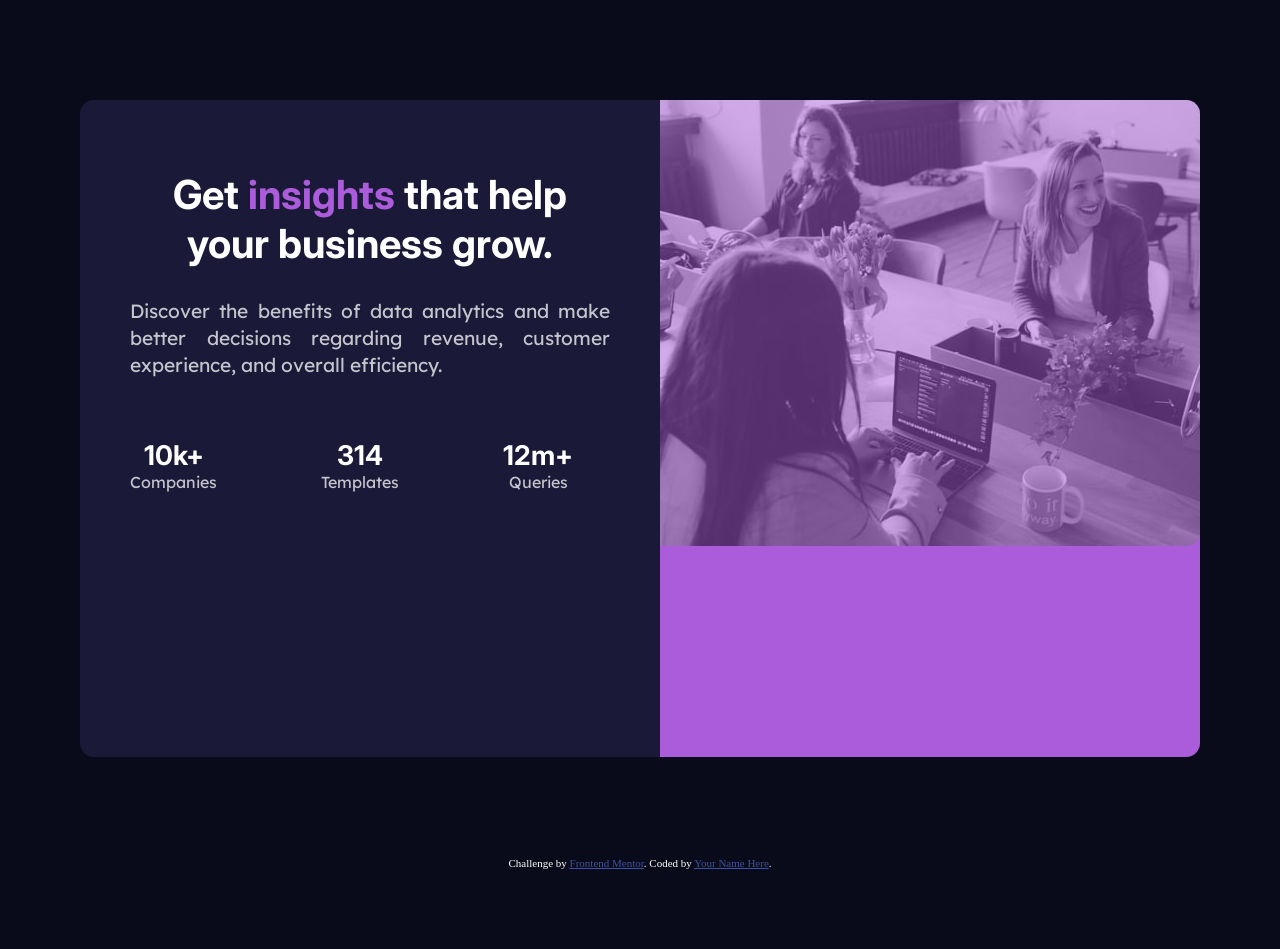
<file: index.html>
<!DOCTYPE html>
<html lang="en">
<head>
  <meta charset="UTF-8">
  <meta name="viewport" content="width=device-width, initial-scale=1.0"> <!-- displays site properly based on user's device -->
  <link rel="stylesheet" href="style.css">
  <link rel="icon" type="image/png" sizes="32x32" href="./images/favicon-32x32.png">
  <link rel="preconnect" href="https://fonts.googleapis.com">
  <link rel="preconnect" href="https://fonts.gstatic.com" crossorigin>
  <link href="https://fonts.googleapis.com/css2?family=Lexend+Deca&display=swap" rel="stylesheet">
  <link rel="preconnect" href="https://fonts.googleapis.com">
  <link rel="preconnect" href="https://fonts.gstatic.com" crossorigin>
  <link href="https://fonts.googleapis.com/css2?family=Inter:wght@400;700&display=swap" rel="stylesheet">
  <title>Frontend Mentor | Stats preview card component</title>
</head>
<body>

  <div class="card">
    <div class="left-content">
      <h1>Get <span class="insights">insights</span> that help your business grow.</h1>
      <p id="p1"> Discover the benefits of data analytics and make better decisions regarding revenue, customer experience, and overall efficiency.</p>
      <div class="stats">
       <h3>10k+</h3>
       <p>Companies</p>
      </div>
      <div class="stats">
        <h3>314</h3>
        <p>Templates</p>
       </div>
       <div class="stats">
        <h3>12m+</h3>
        <p>Queries</p>
       </div>
  </div>
   <div class="right-content">
     <img src="./images/image-header-desktop.jpg" alt="">
   </div>
  </div>

  
  <div class="attribution">
    Challenge by <a href="https://www.frontendmentor.io?ref=challenge" target="_blank">Frontend Mentor</a>. 
    Coded by <a href="#">Your Name Here</a>.
  </div>


</body>
</html>
</file>
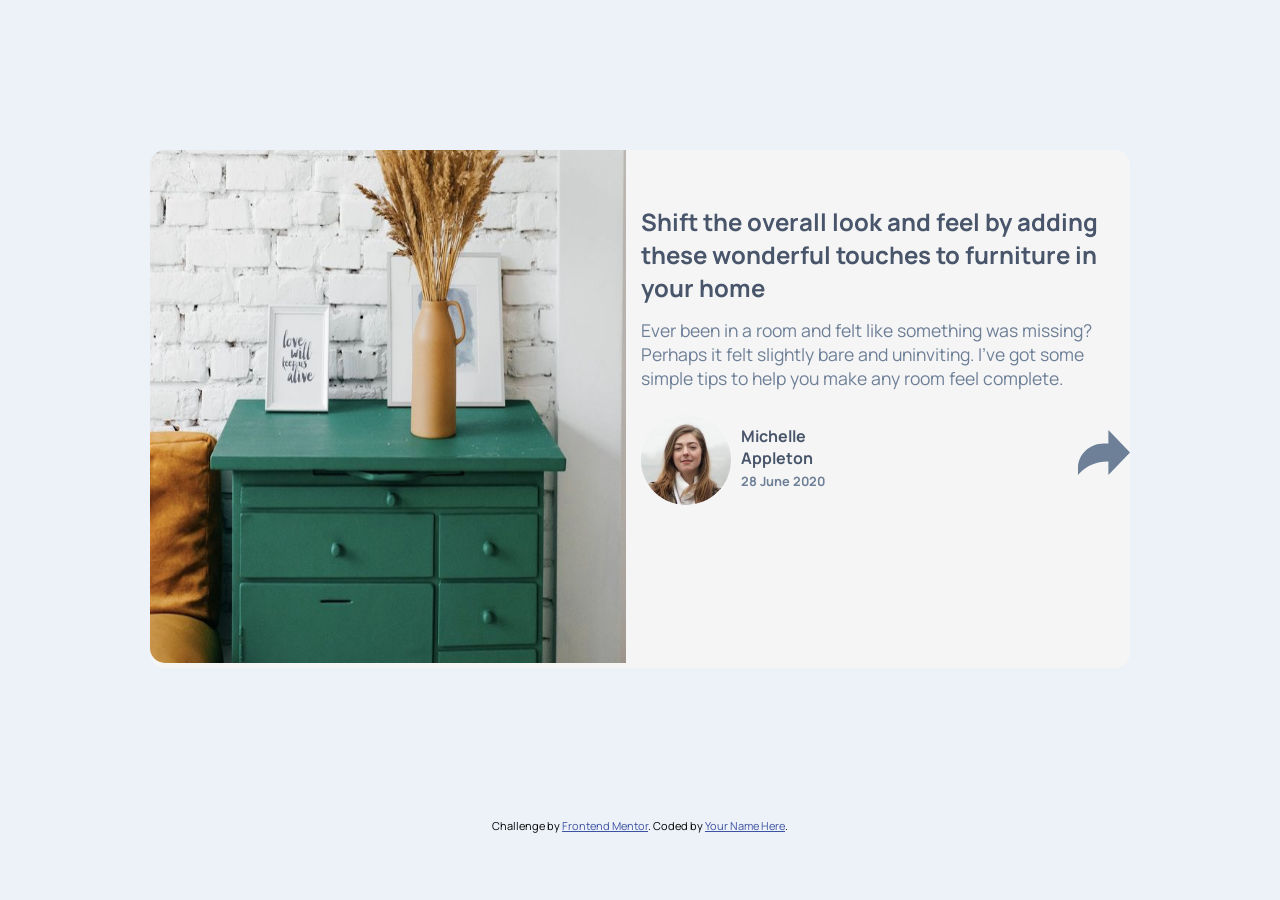
<file: article/index.html>
<!DOCTYPE html>
<html lang="en">
<head>
  <meta charset="UTF-8">
  <meta name="viewport" content="width=device-width, initial-scale=1.0">
  <link rel="icon" type="image/png" sizes="32x32" href="./images/favicon-32x32.png">
  <link rel="stylesheet" href="style.css">
  <title>Frontend Mentor | Article preview component</title>
</head>
<body>


  <article>
    <div class="card">
      <div class="image-container">
        <img src="./images/drawers.jpg" alt="drawers">
      </div>
      <div class="customer">
        <h3> Shift the overall look and feel by adding these wonderful touches to furniture in your home</h3>
        <p>Ever been in a room and felt like something was missing? Perhaps it felt slightly bare and uninviting. I’ve got some simple tips to help you make any room feel complete.</p>
      <div class="overlay">
      <div class="avatar">
        <img src="./images/avatar-michelle.jpg" alt="michelle">
        <h3>Michelle Appleton <br>
          <span>28 June 2020</span>
        </h3>
        <img src="./images/icon-share.svg" alt="share" class="share-btn">
      </div>
      <div class="social-media">
        <h3>Share</h3>
        <img src="./images/icon-facebook.svg" alt="" class="icons">
        <img src="./images/icon-twitter.svg" alt="" class="icons">
        <img src="./images/icon-pinterest.svg" alt="" class="icons">
        <img src="./images/icon-share.svg" alt="" class="share-btn-2 close-btn">
      </div>
      </div>
    </div>
  </article>
  <div class="attribution">
    Challenge by <a href="https://www.frontendmentor.io?ref=challenge" target="_blank">Frontend Mentor</a>. 
    Coded by <a href="#">Your Name Here</a>.
  </div>

  <script src="main.js"></script>
  
</body>
</html>
</file>
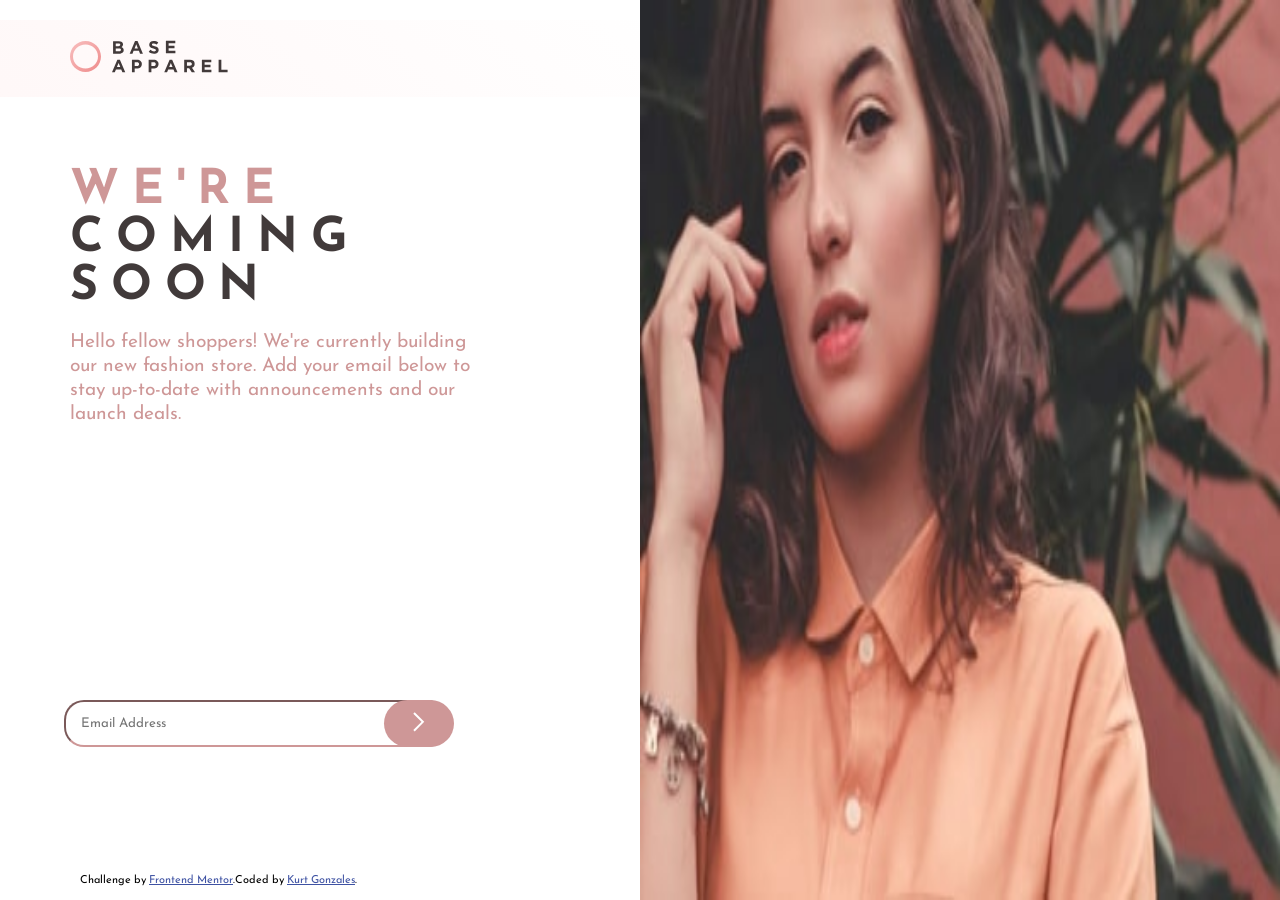
<file: base/index.html>
<!DOCTYPE html>
<html lang="en">
<head>
  <meta charset="UTF-8">
  <meta name="viewport" content="width=device-width, initial-scale=1.0">
  <link rel="icon" type="image/png" sizes="32x32" href="./images/favicon-32x32.png">
  <link rel="stylesheet" href="style.css">
  <title>Frontend Mentor | Base Apparel coming soon page</title>
</head>
<body>

  <section>
    <div class="main-container">
      <div class="logo">
      <img src="./images/logo.svg" alt="logo">
    </div>
    <div class="hero-image">
      <img src="./images/hero-mobile.jpg" alt="hero">
    </div>
    <div class="banner">
      <h1>We're <br>
        <span>coming</span> <br>
        <span>soon</span>
      </h1>
      <p> Hello fellow shoppers! We're currently building our new fashion store. Add your email below to stay up-to-date with announcements and our launch deals.</p>
    </div>
    <form class="form" id="form">
      <input type="text" placeholder="Email Address" id="email">
      <img src="./images/icon-error.svg" alt="error" class="icon">
      <small>Error</small>
      <button>
        <img src="./images/icon-arrow.svg" alt="icon">
      </button>
    </form>
  </div>
  </section>

  <footer>
    <p class="attribution">
      Challenge by <a href="https://www.frontendmentor.io?ref=challenge" target="_blank">Frontend Mentor</a>.Coded by <a href="#">Kurt Gonzales</a>.</p>
  </footer>

  <script src="main.js"></script>
</body>
</html>
</file>
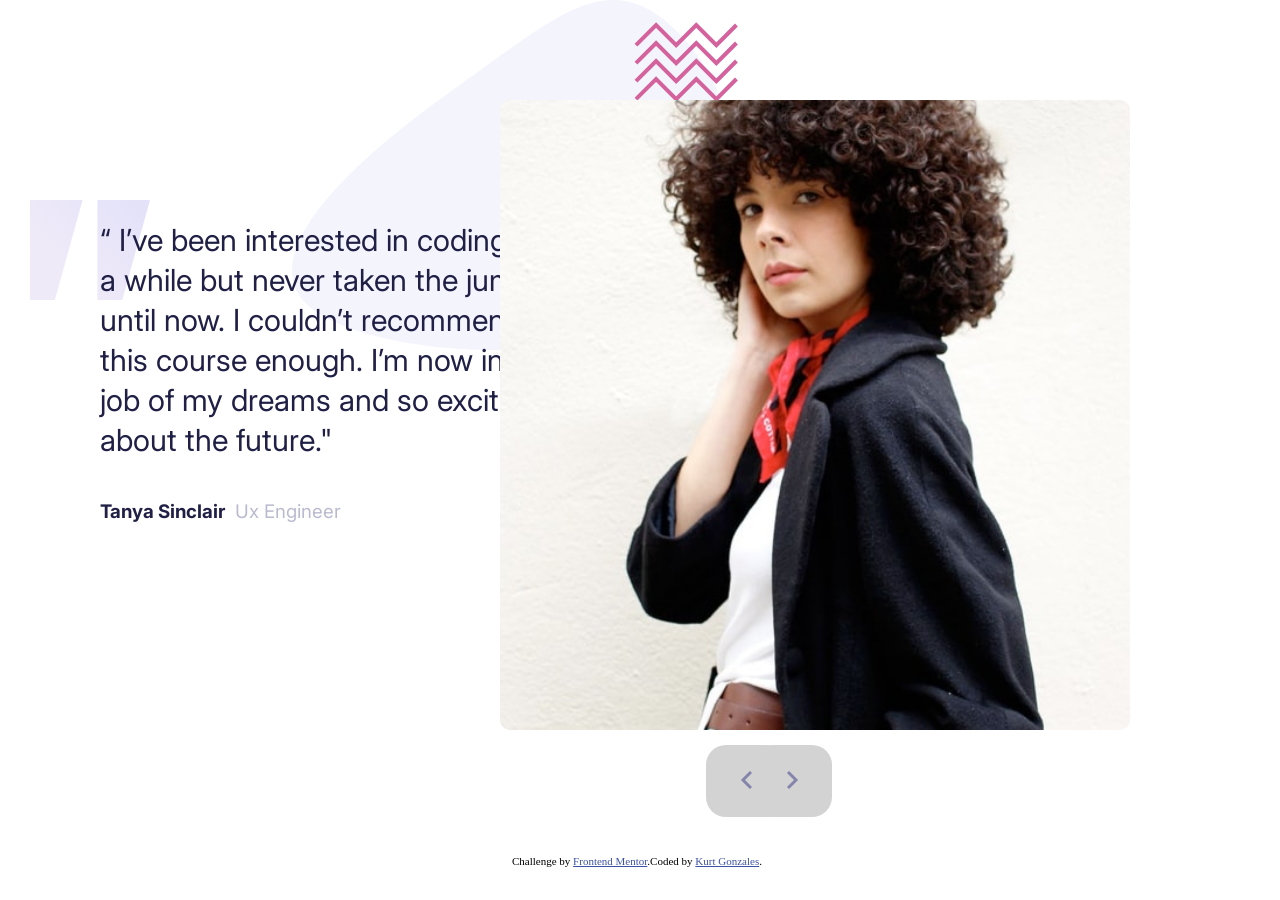
<file: bootcamp/index.html>
<!DOCTYPE html>
<html lang="en">

<head>
  <meta charset="UTF-8" />
  <meta name="viewport" content="width=device-width, initial-scale=1.0" />
  <link rel="icon" type="image/png" sizes="32x32" href="./images/favicon-32x32.png" />
  <link rel="stylesheet" href="style.css" />
  <title>Frontend Mentor | Coding Bootcamp Testimonials Slider</title>
</head>

<body>
  <section>
    <div class="slide-container">
      <div class="slider main">
        <div class="img-container">
          <img src="./images/image-tanya.jpg" alt="tanya" />
        </div>
        <div class="text-container">
          <h2>
            “ I’ve been interested in coding for a while but never taken the
            jump, until now. I couldn’t recommend this course enough. I’m now
            in the job of my dreams and so excited about the future."
          </h2>
          <h3>
            Tanya sinclair <br />
            <span>Ux engineer</span>
          </h3>
        </div>
      </div>
      <div class="slider">
        <div class="img-container">
          <img src="./images/image-john.jpg" alt="john" class="hidden-img" />
        </div>
        <div class="text-container">
          <h2>
            “ If you want to lay the best foundation possible l'd recommend
            taking this course. The depth the instructors go into is
            incredible. I now feel so confident about starting up as a
            professional developer. ”
          </h2>
          <h3>
            John tarkpor <br />
            <span>Junior front-end web developer</span>
          </h3>
        </div>
      </div>
    </div>
    <div class="btns">
      <button type="button" class="prev">
        <img src="./images/icon-prev.svg" alt="prev">
      </button>
      <button type="button" class="next">
        <img src="./images/icon-next.svg" alt="next">
      </button>
    </div>
  </section>
  <div class="attribution">
    Challenge by <a href="https://www.frontendmentor.io?ref=challenge" target="_blank">Frontend Mentor</a>.Coded by <a
      href="#">Kurt Gonzales</a>.
  </div>

  <script src="./main.js"></script>
</body>

</html>
</file>
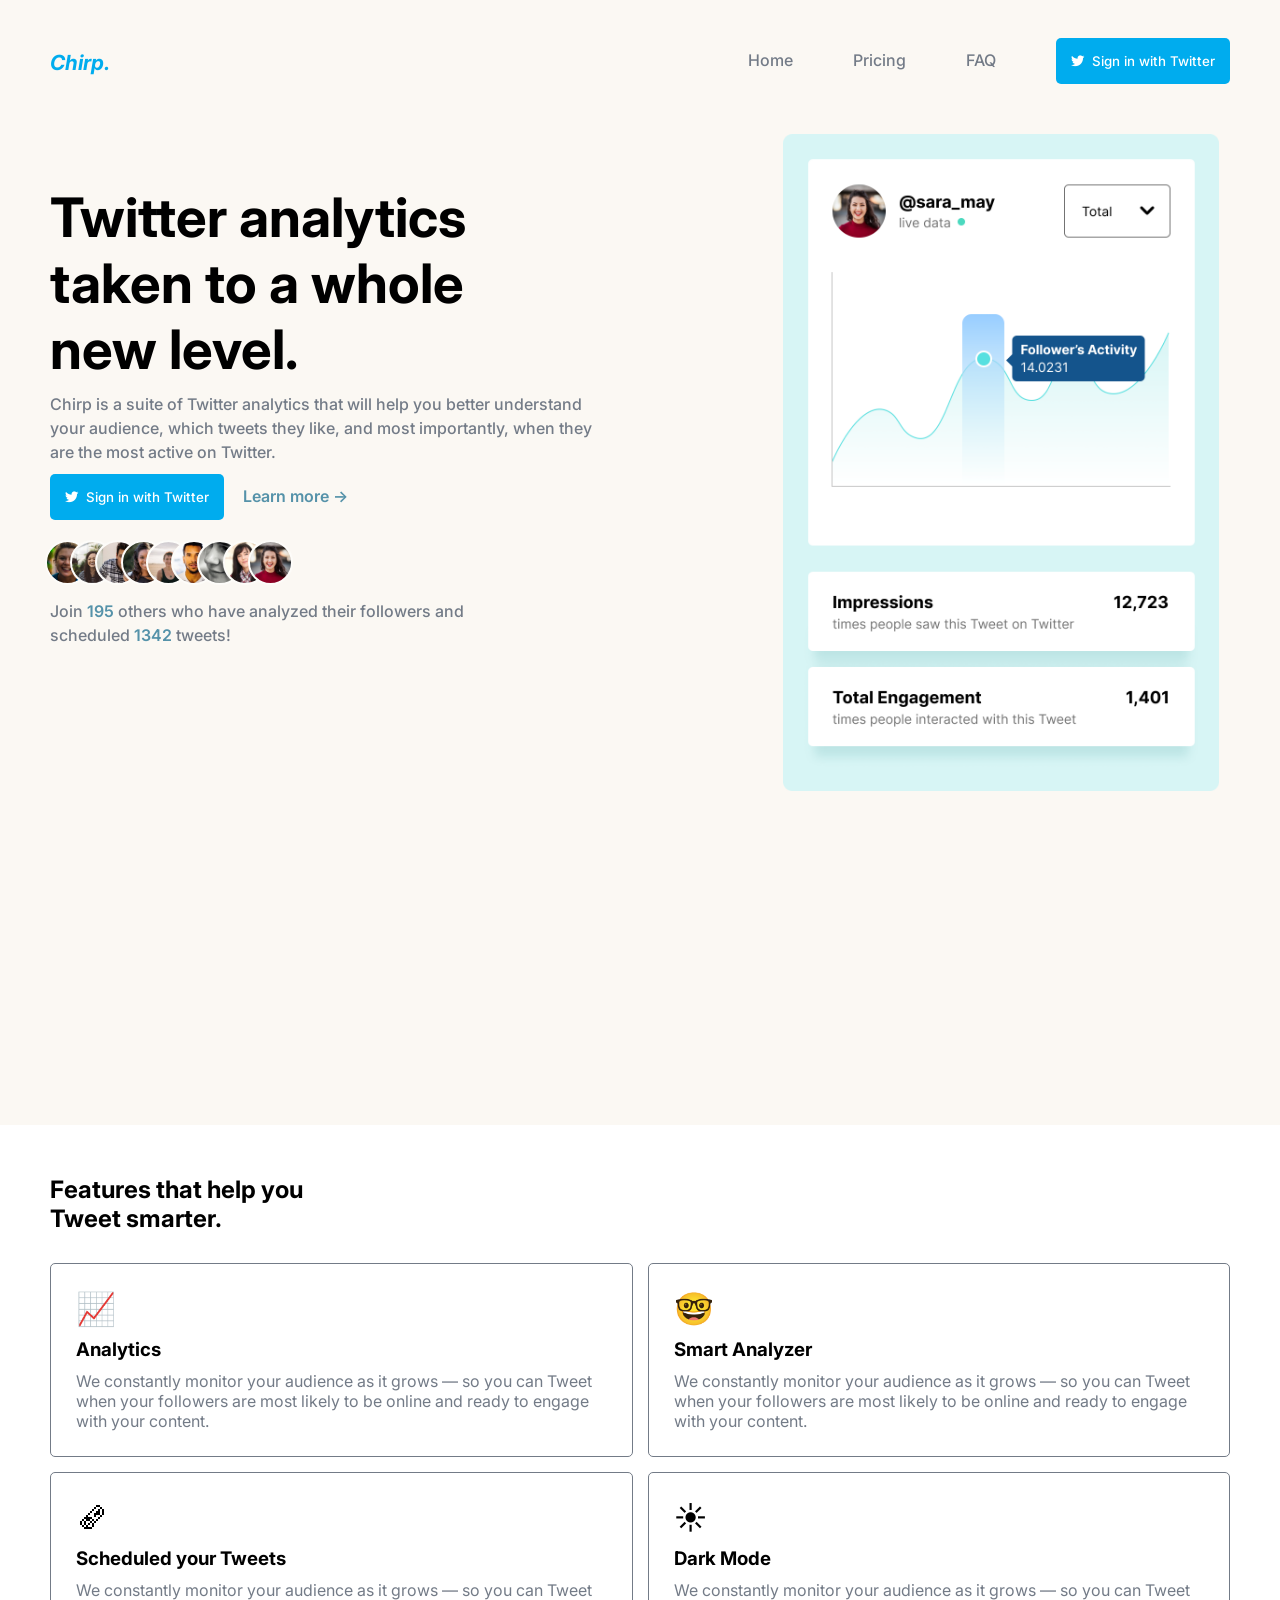
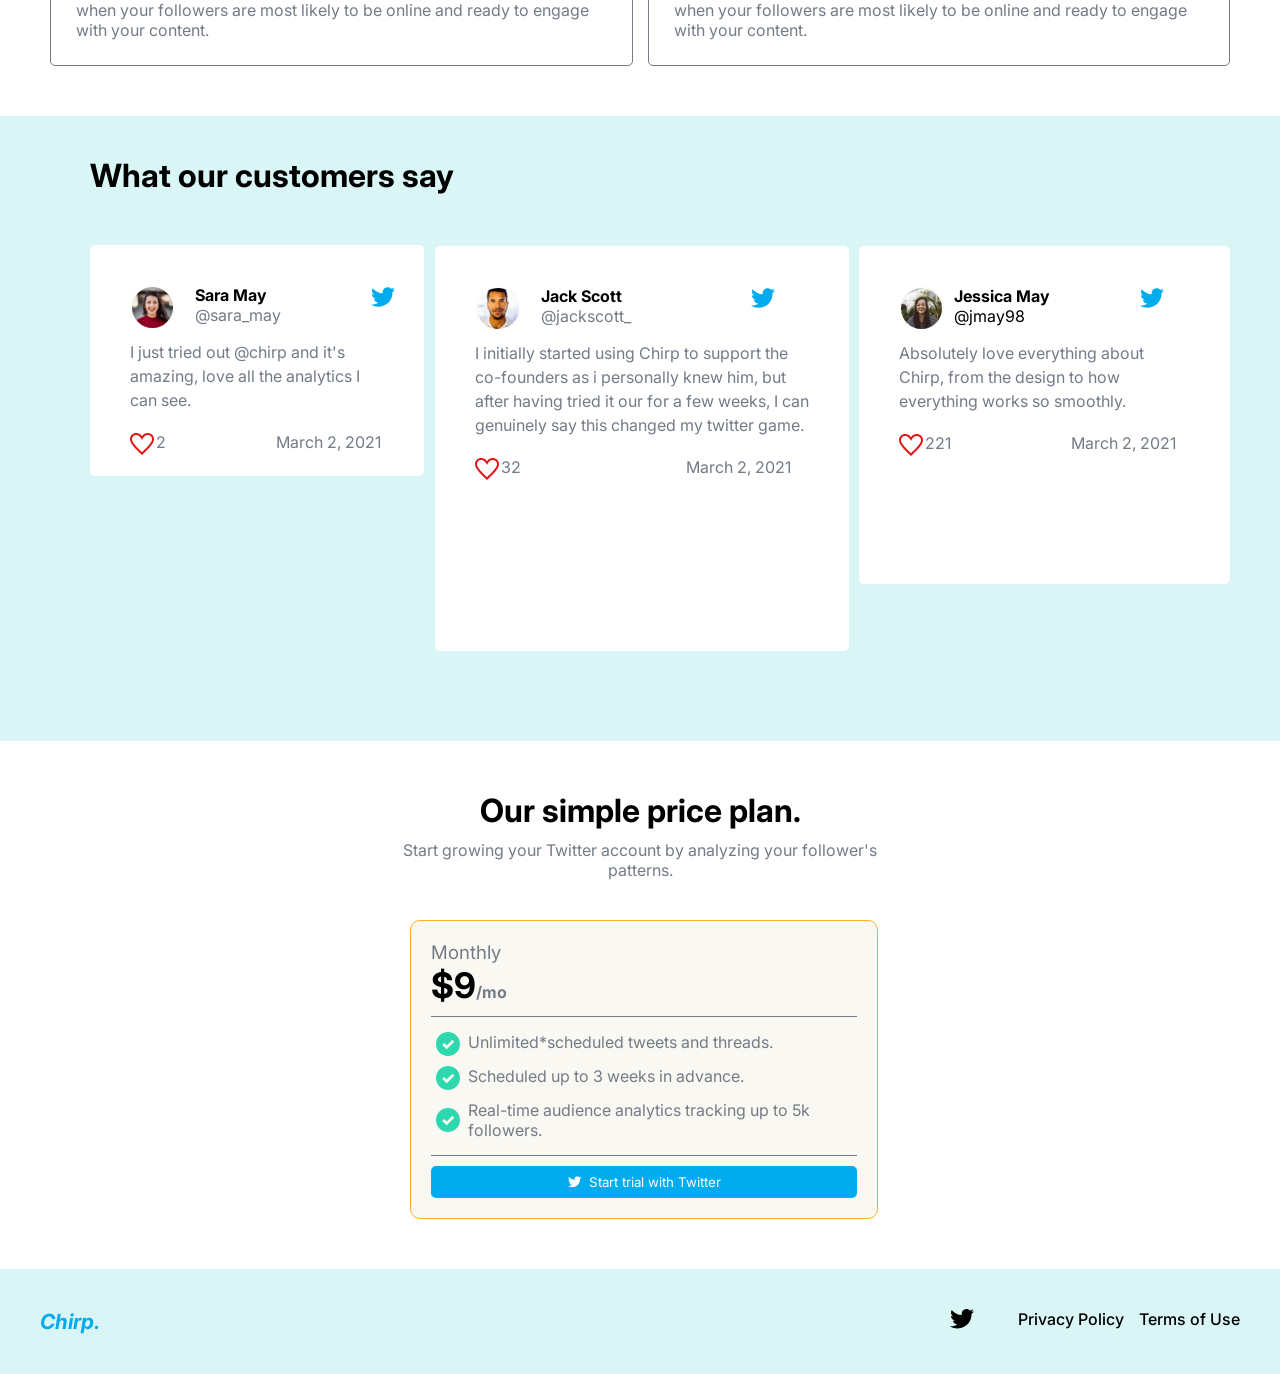
<file: chirp/index.html>
<!DOCTYPE html>
<html lang="en">
<head>
    <meta charset="UTF-8">
    <meta http-equiv="X-UA-Compatible" content="IE=edge">
    <meta name="viewport" content="width=device-width, initial-scale=1.0">
    <link rel="stylesheet" href="https://pro.fontawesome.com/releases/v5.10.0/css/all.css" integrity="sha384-AYmEC3Yw5cVb3ZcuHtOA93w35dYTsvhLPVnYs9eStHfGJvOvKxVfELGroGkvsg+p" crossorigin="anonymous"/>
    <link rel="stylesheet" href="style.css">
    <title>Chirp</title>
</head>
<body>

    <nav>
        <div class="flex-container">
            <div class="logo">
                <a href="chirp">Chirp.</a>
            </div>
        <div class="hamburger" id="hamburger">
            <img src="./Assets/Hamburger Menu.svg" alt="hamburger">
        </div>
            <div class="nav-links" id="nav-links">
                <div class="links">
                    <ul>
                        <li>Home</li>
                        <li>Pricing</li>
                        <li>FAQ</li>
                    </ul>
                </div>
                <div class="btn">
                    <a href="https://twitter.com/"><button><i class="fab fa-twitter"></i>Sign in with Twitter</button></a>
                </div>
            </div>
        </div>

        <div class="nav-content">
            <div class="slogan">
                <h1>Twitter analytics taken to a whole new level.</h1>
                <p>Chirp is a suite of Twitter analytics that will help you better
                    understand your audience, which tweets they like, and most
                    importantly, when they are the most active on Twitter.</p>
            <div class="btn-2">
                <button><i class="fab fa-twitter"></i>Sign in with Twitter</button>
                <a href="learn">Learn more →</a>
            </div>
            <div class="avatars">
                <div class="avatar">
                    <img src="./Assets/userAvatar01.svg" alt="userAvatar01">
                </div>
                <div class="avatar-2">
                    <img src="./Assets/userAvatar02.svg" alt="userAvatar02">
                </div>
                <div class="avatar-3">
                    <img src="./Assets/userAvatar03.svg" alt="userAvatar03">
                </div>
                <div class="avatar-4">
                    <img src="./Assets/userAvatar04.svg" alt="userAvatar04">
                </div>
                <div class="avatar-5">
                    <img src="./Assets/userAvatar05.svg" alt="userAvatar05">
                </div>
                <div class="avatar-6">
                    <img src="./Assets/userAvatar06.svg" alt="userAvatar06">
                </div>
                <div class="avatar-7">
                    <img src="./Assets/userAvatar07.svg" alt="userAvatar07">
                </div>
                <div class="avatar-8">
                    <img src="./Assets/userAvatar08.svg" alt="userAvatar08">
                </div>
                <div class="avatar-9">
                    <img src="./Assets/userAvatar09.svg" alt="userAvatar09">
                </div>
              </div>
              <div class="avatar-p">
                  <p> Join <span>195</span> others who have analyzed their followers and
                    <br />
                    scheduled <span>1342</span> tweets!</p>
              </div>
            </div>
            <div class="slogan-img">
                <img src="./Assets/Hero Image (Desktop View).png" alt="Hero">
            </div>
            <div class="tablet">
            <img src="./Assets/Hero Image (Tablet View).png" alt="" id="tablet">
            </div>
        </div>
    </nav>

    <section class="feature-section">
        <div class="feature">
            <h2> Features that help you <br />
                Tweet smarter.</h2>
        </div>

        <div class="grid-container">
            <div class="grid-1">
                <span id="analytics">📈</span>
                <h3>Analytics</h3>
                <p> We constantly monitor your audience as it grows — so you can Tweet
                    when your followers are most likely to be online and ready to engage
                    with your content.</p>
            </div>
            <div class="grid-2">
                <span id="smart">🤓</span>
                <h3>Smart Analyzer</h3>
                <p> We constantly monitor your audience as it grows — so you can Tweet
                    when your followers are most likely to be online and ready to engage
                    with your content.</p>
            </div>
            <div class="grid-3">
                <span id="tweet">🗞</span>
                <h3>Scheduled your Tweets</h3>
                <p>We constantly monitor your audience as it grows — so you can Tweet
                   when your followers are most likely to be online and ready to engage
                   with your content.</p>
            </div>
            <div class="grid-4">
                <span id="dark">☀</span>
                <h3>Dark Mode</h3>
                <p>We constantly monitor your audience as it grows — so you can Tweet
                   when your followers are most likely to be online and ready to engage
                   with your content.</p>
            </div>
        </div>
    </section>

    <section class="twt-section">
        <div class="tweets">
            <h3>What our customers say</h3>
            <div class="tweet-1">
            <div class="tweet-1-flex">
                <img src="./Assets/userAvatar01.svg" alt="userAvatar01">
            <div class="name">
                    <h4>Sara May</h4>
                    <p>@sara_may</p>
             </div>
            <div class="twt-logo">
                <img src="./Assets/Twitter (Blue).svg" alt="Twitter">
                </div>
             </div>
             <div class="twt-p">
                 <p>I just tried out @chirp and it's amazing, love all the analytics I
                    can see.</p>
             </div>
             <div class="like">
                 <img src="./Assets/Like.svg" alt="like">
                 <span>2</span> 
             <div class="date">
                 <p>March 2, 2021</p>
              </div>
             </div>
            </div>
        </div>
        <div class="tweets-2">
            <div class="tweet-2">
            <div class="tweet-2-flex">
                <img src="./Assets/userAvatar04.svg" alt="userAvatar04">
            <div class="name-2">
                    <h4>Jack Scott</h4>
                    <p>@jackscott_</p>
             </div>
            <div class="twt-logo-2">
                <img src="./Assets/Twitter (Blue).svg" alt="Twitter">
                </div>
             </div>
             <div class="twt-p-2">
                 <p>I initially started using Chirp to support the co-founders as i
                    personally knew him, but after having tried it our for a few
                    weeks, I can genuinely say this changed my twitter game.</p>
             </div>
             <div class="like-2">
                 <img src="./Assets/Like.svg" alt="like">
                 <span>32</span>
             <div class="date-2">
                 <p>March 2, 2021</p>
              </div>
             </div>
        </div>
     </div>
     <div class="tweets-3">
        <div class="tweet-3">
        <div class="tweet-3-flex">
            <img src="./Assets/userAvatar08.svg" alt="userAvatar08">
        <div class="name-3">
                <h4>Jessica May</h4>
                <p>@jmay98</p>
         </div>
        <div class="twt-logo-3">
            <img src="./Assets/Twitter (Blue).svg" alt="Twitter">
            </div>
         </div>
         <div class="twt-p-3">
             <p>Absolutely love everything about Chirp, from the design to how
                everything works so smoothly.</p>
         </div>
         <div class="like-3">
             <img src="./Assets/Like.svg" alt="like">
             <span>221</span>
         <div class="date-3">
             <p>March 2, 2021</p>
          </div>
         </div>
        </div>
    </div>
    </section>

    <section class="price">
        <div class="simple">
            <h2>Our simple price plan.</h2>
            <p>Start growing your Twitter account by analyzing your follower's <br> patterns.</p>
        </div>
        <div class="card">
        <div class="card-info">
            <h3>Monthly</h3>
            <h4>$9<span>/mo</span></h4>
        <div class="border"></div>
        <div class="checks">
            <img src="./Assets/Checkmark.svg" alt="Checkmark">
            <p>Unlimited*scheduled tweets and threads.</p>
        </div>
        <div class="checks">
            <img src="./Assets/Checkmark.svg" alt="Checkmark">
            <p>Scheduled up to 3 weeks in advance.</p>
        </div>
        <div class="checks">
            <img src="./Assets/Checkmark.svg" alt="Checkmark">
            <p>Real-time audience analytics tracking up to 5k followers.</p>
        </div>
        <div class="border"></div>
        <div class="btn-3">
            <button><i class="fab fa-twitter"></i>Start trial with Twitter</button>
        </div>
        </div>
        </div>
    </section>

    <footer>
        <div class="flex-footer">
            <div class="logo-2">
                <a href="chirp">Chirp.</a>
            </div>
            <div class="black-logo">
                <img src="./Assets/Twitter (Black).svg" alt="twitter">
            </div>
        <div class="privacy">
            <ul>
                <li>Privacy Policy</li>
                <li>Terms of Use</li>
            </ul>
        </div>
        </div>
    </footer>
    

    <script src="main.js"></script>
</body>
</html>
</file>
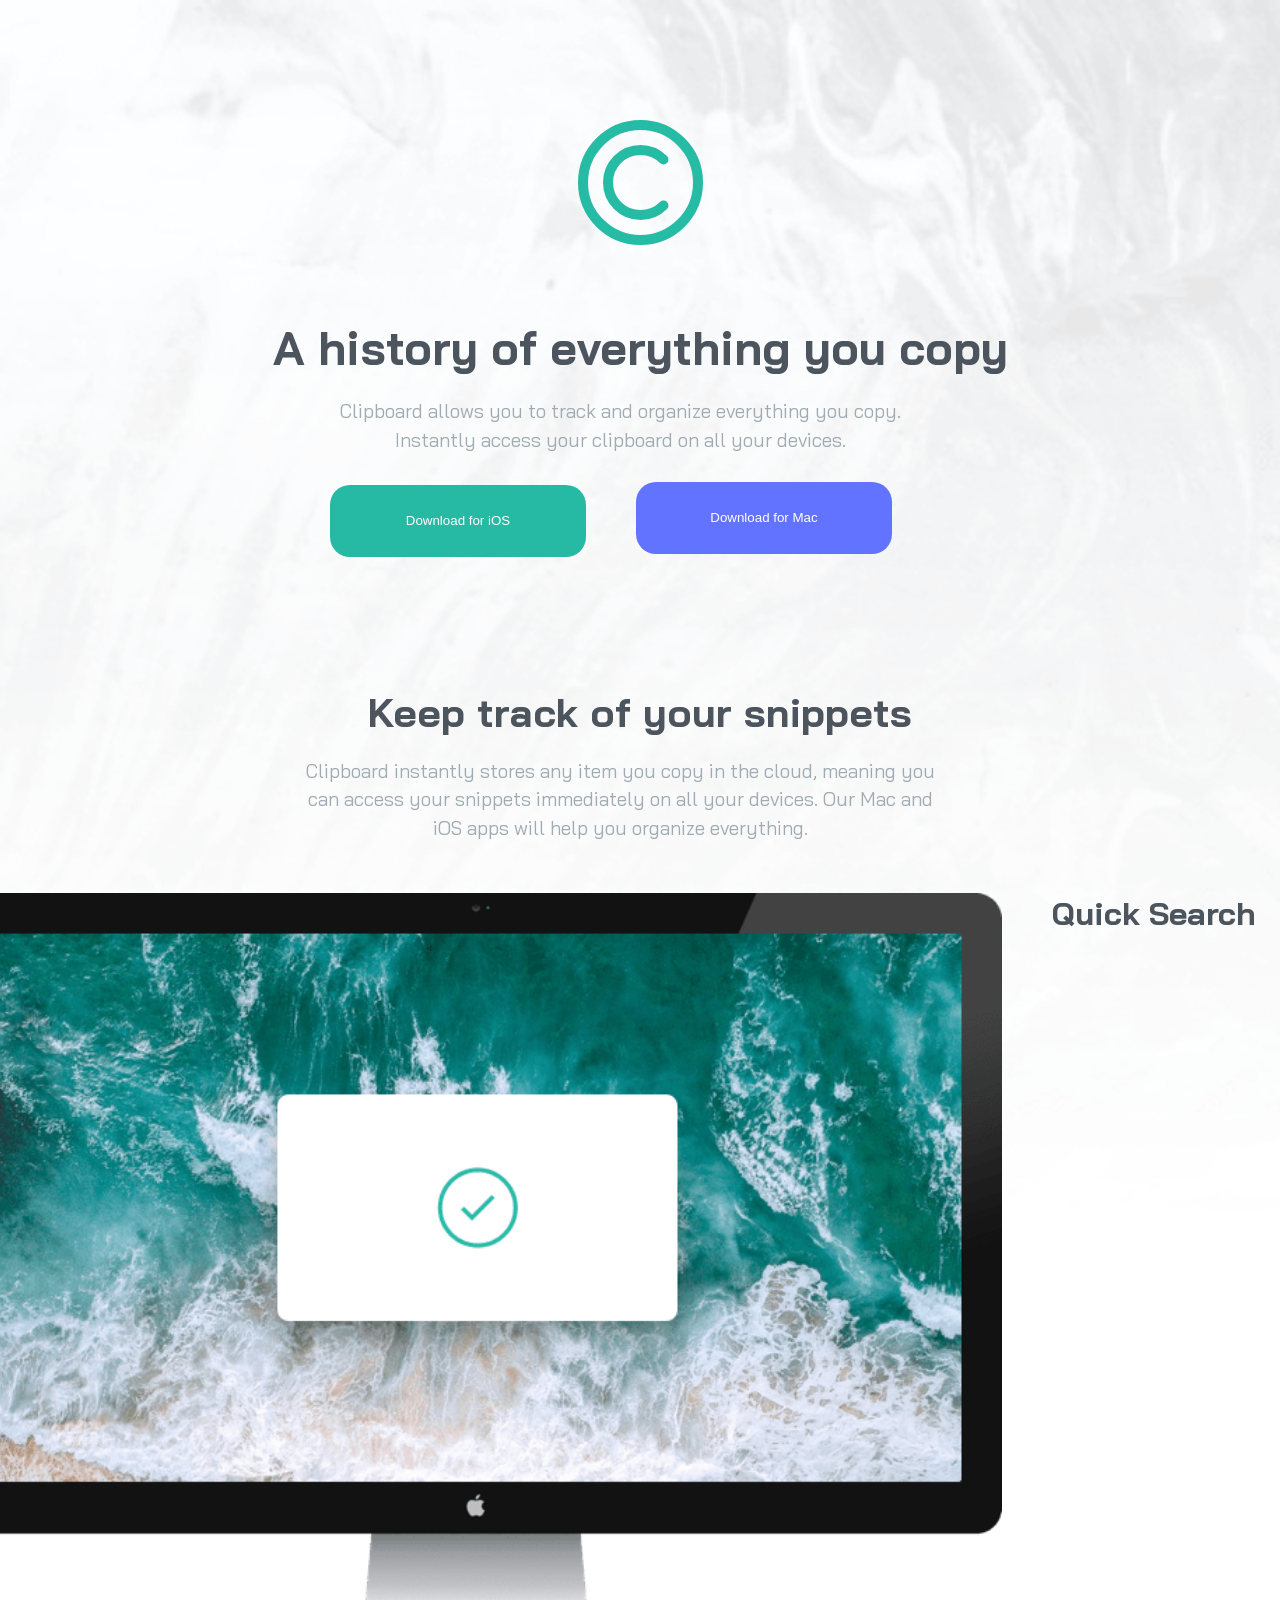
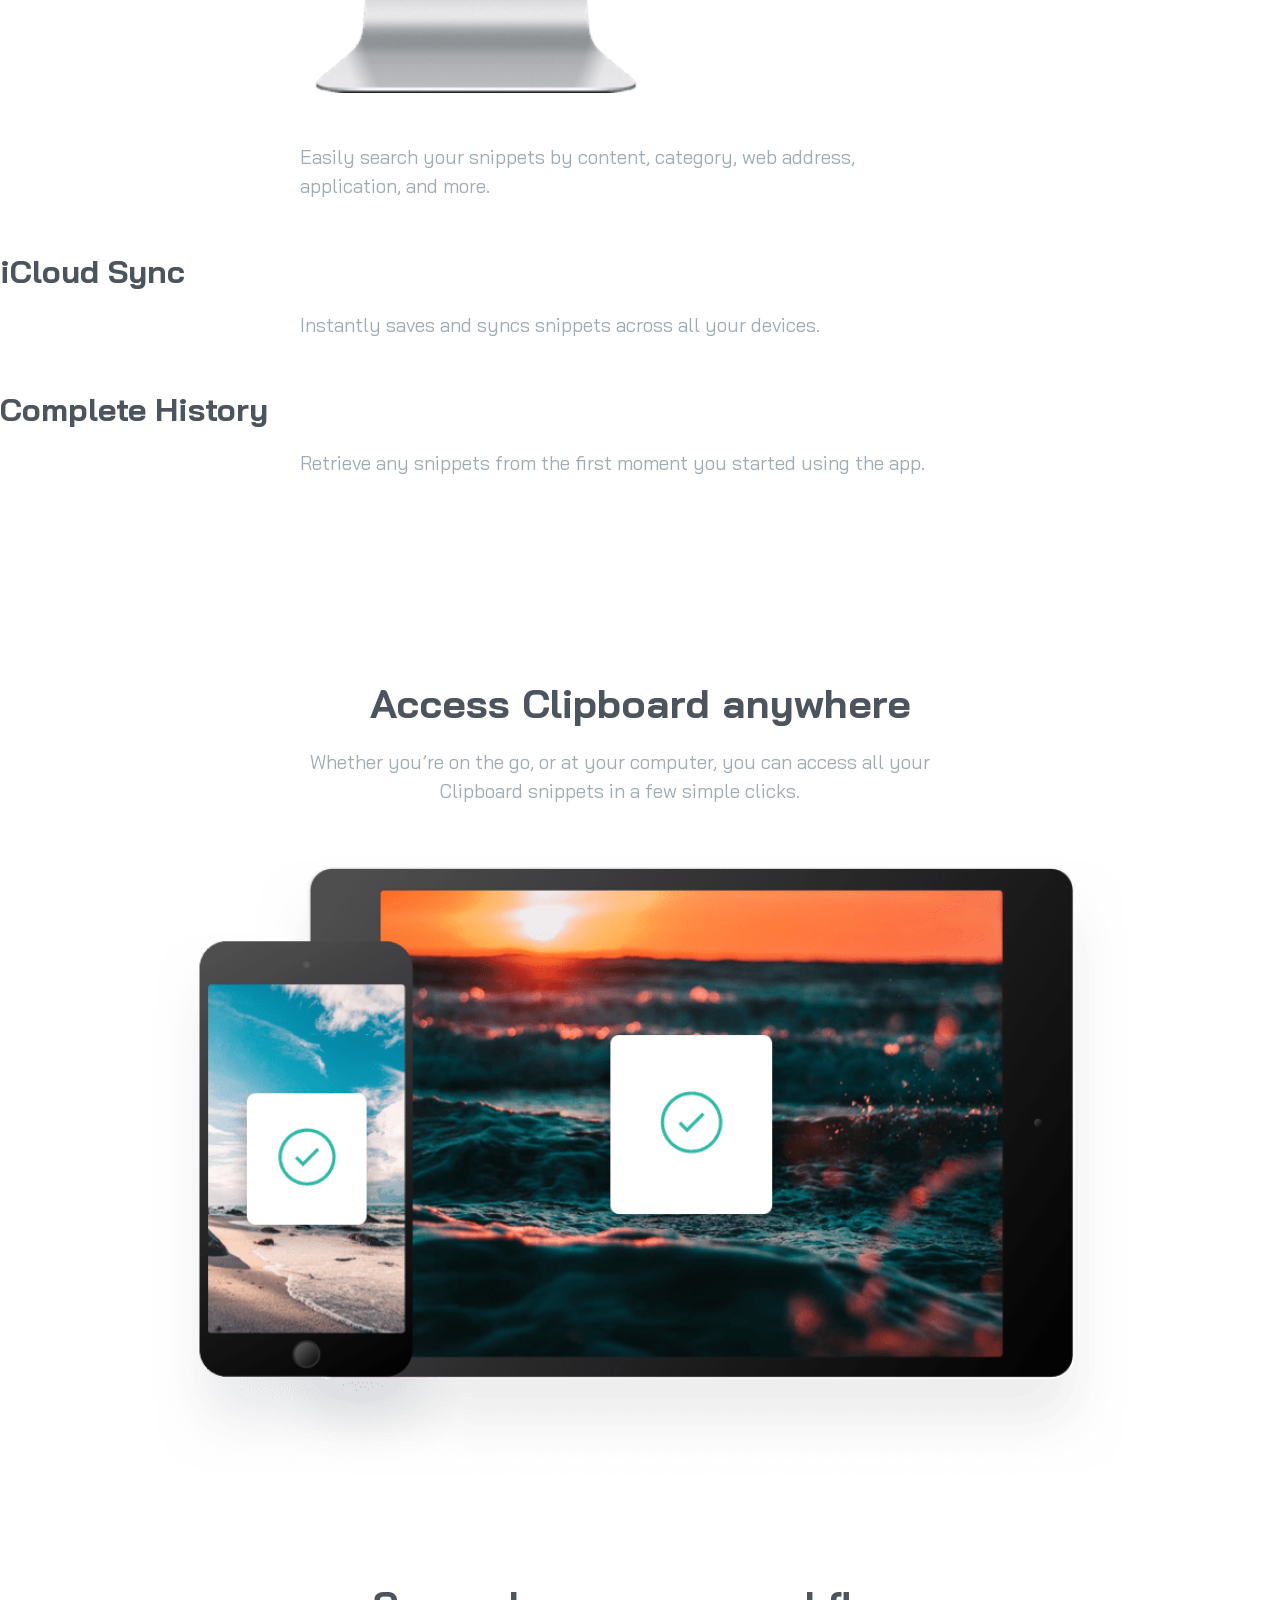
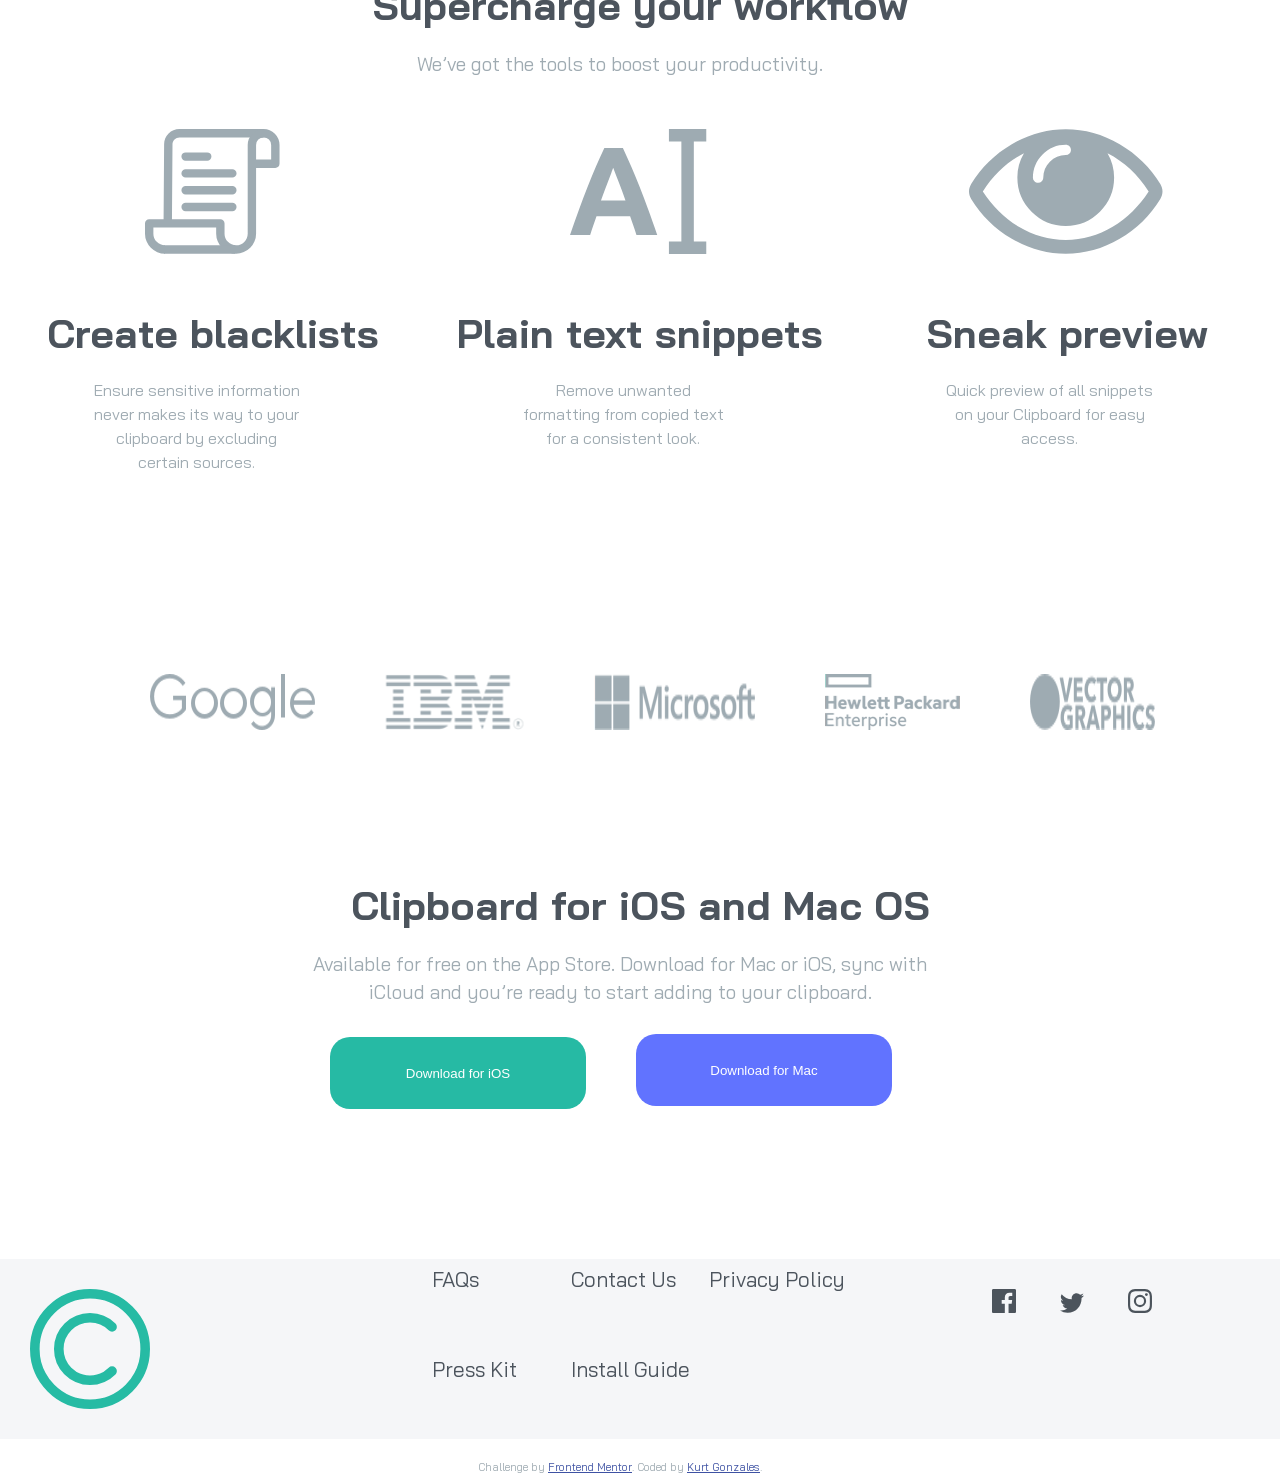
<file: clipboard/index.html>
<!DOCTYPE html>
<html lang="en">
<head>
  <meta charset="UTF-8">
  <meta name="viewport" content="width=device-width, initial-scale=1.0">
  <link rel="icon" type="image/png" sizes="32x32" href="./images/favicon-32x32.png">
  <link rel="preconnect" href="https://fonts.googleapis.com">
  <link rel="preconnect" href="https://fonts.gstatic.com" crossorigin>
  <link href="https://fonts.googleapis.com/css2?family=Bai+Jamjuree:wght@400;600&display=swap" rel="stylesheet">
  <link rel="stylesheet" href="style.css">
  <title>Frontend Mentor | Clipboard landing page</title>
</head>
<body>

  <div class="main-container">
    <div class="top">
      <div class="top-content">
        <img src="./images/logo.svg" alt="">
        <h1>A history of everything you copy</h1>
        <p>Clipboard allows you to track and organize everything you copy. Instantly access your clipboard on all your devices.</p>
        <div class="buttons">
        <button>Download for iOS</button>
        <button id="btn-2">Download for Mac</button>
      </div>
      </div>
    </div>

    <div class="top-after">
      <div class="top-after-content">
        <h2>Keep track of your snippets</h2>
        <p>Clipboard instantly stores any item you copy in the cloud, meaning you can access your snippets immediately on all your devices. Our Mac and iOS apps will help you organize everything.</p>
        <img src="./images/image-computer.png" alt="">
        <h2 id="h2-left">Quick Search</h2>
        <p id="p-2">Easily search your snippets by content, category, web address, application, and more.</p>
        <h2 id="h2-left">iCloud Sync</h2>
        <p id="p-2">Instantly saves and syncs snippets across all your devices.</p>
        <h2 id="h2-left">Complete History</h2>
        <p id="p-2">Retrieve any snippets from the first moment you started using the app.</p>
      </div>
    </div>

    <div class="middle">
      <div class="middle-content">
        <h2>Access Clipboard anywhere</h2>
        <p>Whether you’re on the go, or at your computer, you can access all your Clipboard snippets in a few simple clicks.</p>
        <img src="./images/image-devices.png" alt="" id="device">
        <h2>Supercharge your workflow</h2>
        <p>We’ve got the tools to boost your productivity.</p>
        <div class="middle-in">
        <div class="mid-imgs">
        <img src="./images/icon-blacklist.svg" alt="" id="icon">
        <h2>Create blacklists</h2>
        <p id="p-1">Ensure sensitive information never makes its way to your clipboard by excluding certain sources.</p>
        </div>
        <div class="mid-imgs-2">
        <img src="./images/icon-text.svg" alt="" id="icon">
        <h2>Plain text snippets</h2>
        <p id="p-2">Remove unwanted formatting from copied text for a consistent look.</p>
        </div>
        <div class="mid-imgs-3">
        <img src="./images/icon-preview.svg" alt="" id="icon">
        <h2>Sneak preview</h2>
        <p id="p-3">Quick preview of all snippets on your Clipboard for easy access.</p>
      </div>
      
      </div>
    </div>

    <div class="middle-logo">
      <div class="logo">
        <img src="./images/logo-google.png" alt="">
        <img src="./images/logo-ibm.png" alt="">
        <img src="./images/logo-microsoft.png" alt="">
        <img src="./images/logo-hp.png" alt="">
        <img src="./images/logo-vector-graphics.png" alt="">
      </div>
    </div>

    <div class="bottom">
      <div class="bottom-content">
        <h2>Clipboard for iOS and Mac OS</h2>
        <p>Available for free on the App Store. Download for Mac or iOS, sync with iCloud and you’re ready to start adding to your clipboard.</p>
        <div class="buttons"> 
        <button>Download for iOS</button>
        <button id="btn-2">Download for Mac</button>
      </div>
      </div>
    </div>

    <div class="bottom-after">
      <div class="bottom-after-content">
        <img src="./images/logo.svg" alt="" id="faqlogo">
        <ul>
          <li>FAQs</li>
          <li>Contact Us</li>
          <li>Privacy Policy</li>
          <li>Press Kit</li>
          <li>Install Guide</li>
        </ul>
      <div class="socmed">
        <img src="./images/icon-facebook.svg" alt="">
        <img src="./images/icon-twitter.svg" alt="">
        <img src="./images/icon-instagram.svg" alt="">
      </div>
    </div>
  </div>
  
    <footer>
      <p class="attribution">
        Challenge by <a href="https://www.frontendmentor.io?ref=challenge" target="_blank">Frontend Mentor</a>. 
        Coded by <a href="#">Kurt Gonzales</a>.
      </p>
    </footer>
</div>

</body>
</html>
</file>
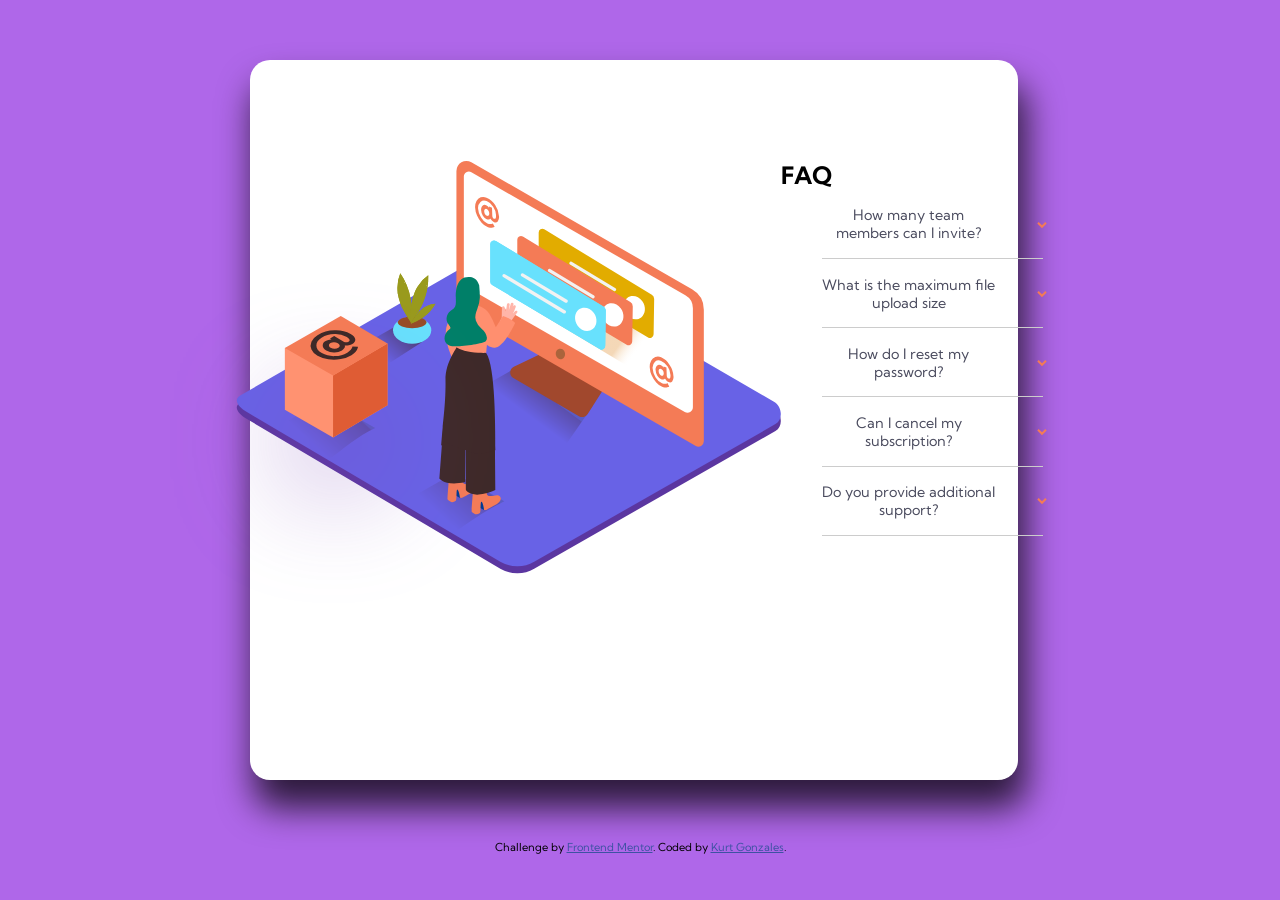
<file: faqs/index.html>
<!DOCTYPE html>
<html lang="en">

<head>
  <meta charset="UTF-8">
  <meta name="viewport" content="width=device-width, initial-scale=1.0">
  <link rel="icon" type="image/png" sizes="32x32" href="./images/favicon-32x32.png">
  <title>Frontend Mentor | FAQ Accordion Card</title>
  <link rel="stylesheet" href="style.css">
</head>

<body>

  <section>
    <div class="card">
      <div class="img-container">
        <img src="./images/illustration-woman-online-mobile.svg" alt="wmn">
      </div>
      <div class="text-container">
        <h2>faq</h2>
        <div class="questions">
          <div class="question-1">
            <p>How many team members can I invite?</p>
            <button type="button" class="btn-show">
              <img src="./images/icon-arrow-down.svg" alt="" class="btn-down right">
              <img src="./images/icon-arrow-down.svg" alt="" class="btn-up">
            </button>
          </div>
          <div class="hidden-answer">
            <p>You can invite up to 2 additional users on the Free plan. There is no limit on team members for the Premium plan</p>
          </div>
          <div class="seperator"></div>
        </div>
        <div class="questions">
          <div class="question-2">
            <p>What is the maximum file upload size</p>
            <button type="button" class="btn-show">
              <img src="./images/icon-arrow-down.svg" alt="" class="btn-down">
              <img src="./images/icon-arrow-down.svg" alt="" class="btn-up">
            </button>
          </div>
          <div class="hidden-answer">
            <p>No more than 2GB. All files in your account must fit your allotted storage space.</p>
          </div>
          <div class="seperator"></div>
        </div>
        <div class="questions">
          <div class="question-3">
            <p>How do I reset my password?</p>
            <button type="button" class="btn-show">
              <img src="./images/icon-arrow-down.svg" alt="" class="btn-down">
              <img src="./images/icon-arrow-down.svg" alt="" class="btn-up">
            </button>
          </div>
          <div class="hidden-answer">
            <p>Click “Forgot password” from the login page or “Change password” from your profile page. A reset link will be emailed to you.</p>
          </div>
          <div class="seperator"></div>
        </div>
        <div class="questions">
          <div class="question-4">
            <p>Can I cancel my subscription?</p>
            <button type="button" class="btn-show">
              <img src="./images/icon-arrow-down.svg" alt="" class="btn-down">
              <img src="./images/icon-arrow-down.svg" alt="" class="btn-up">
            </button>
          </div>
          <div class="hidden-answer">
            <p>Yes! Send us a message and we’ll process your request no questions asked.</p>
          </div>
          <div class="seperator"></div>
        </div>
        <div class="questions">
          <div class="question-5">
            <p>Do you provide additional support?</p>
            <button type="button" class="btn-show">
              <img src="./images/icon-arrow-down.svg" alt="" class="btn-down">
              <img src="./images/icon-arrow-down.svg" alt="" class="btn-up">
            </button>
          </div>
          <div class="hidden-answer">
            <p>Chat and email support is available 24/7. Phone lines are open during normal business hours.</p>
          </div>
          <div class="seperator"></div>
        </div>
      </div>
  </section>
  <div class="attribution">
    Challenge by <a href="https://www.frontendmentor.io?ref=challenge" target="_blank">Frontend Mentor</a>.
    Coded by <a href="#">Kurt Gonzales</a>.
  </div>

  <script src="main.js"></script>
</body>

</html>
</file>
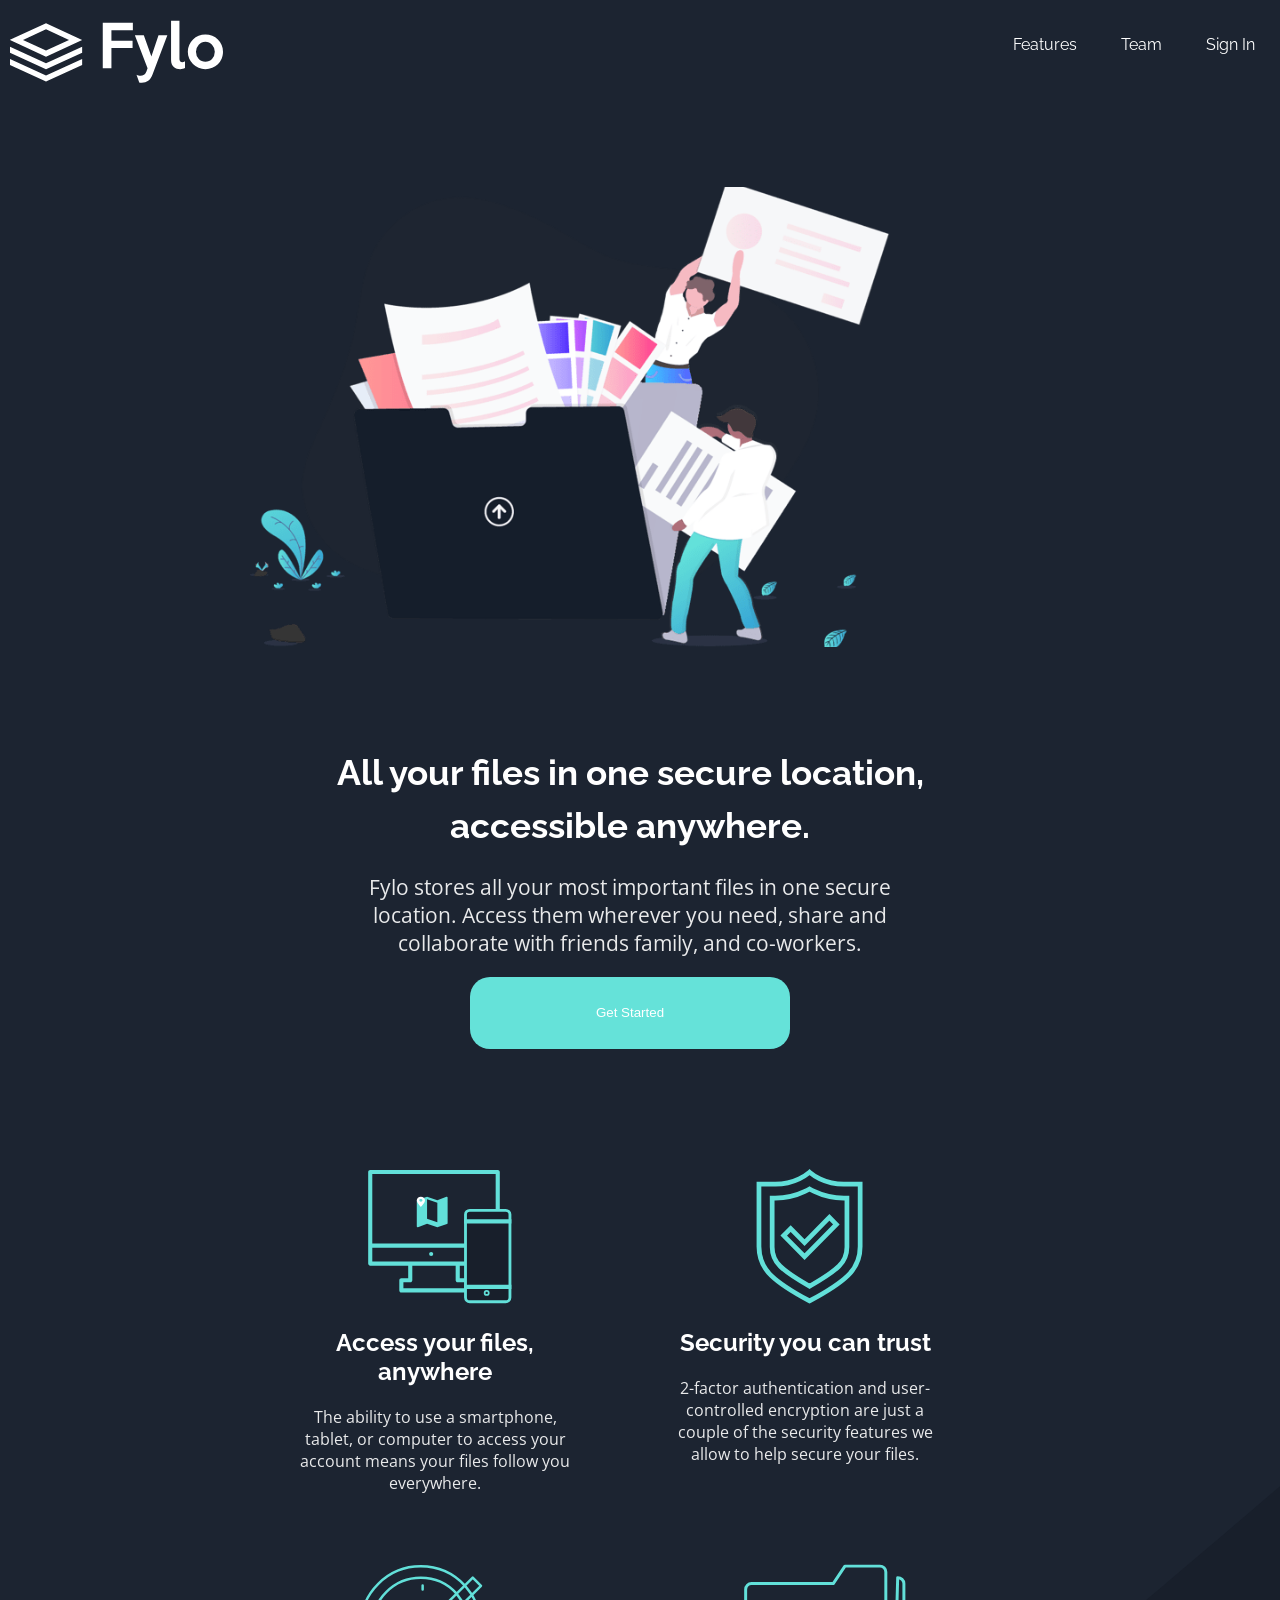
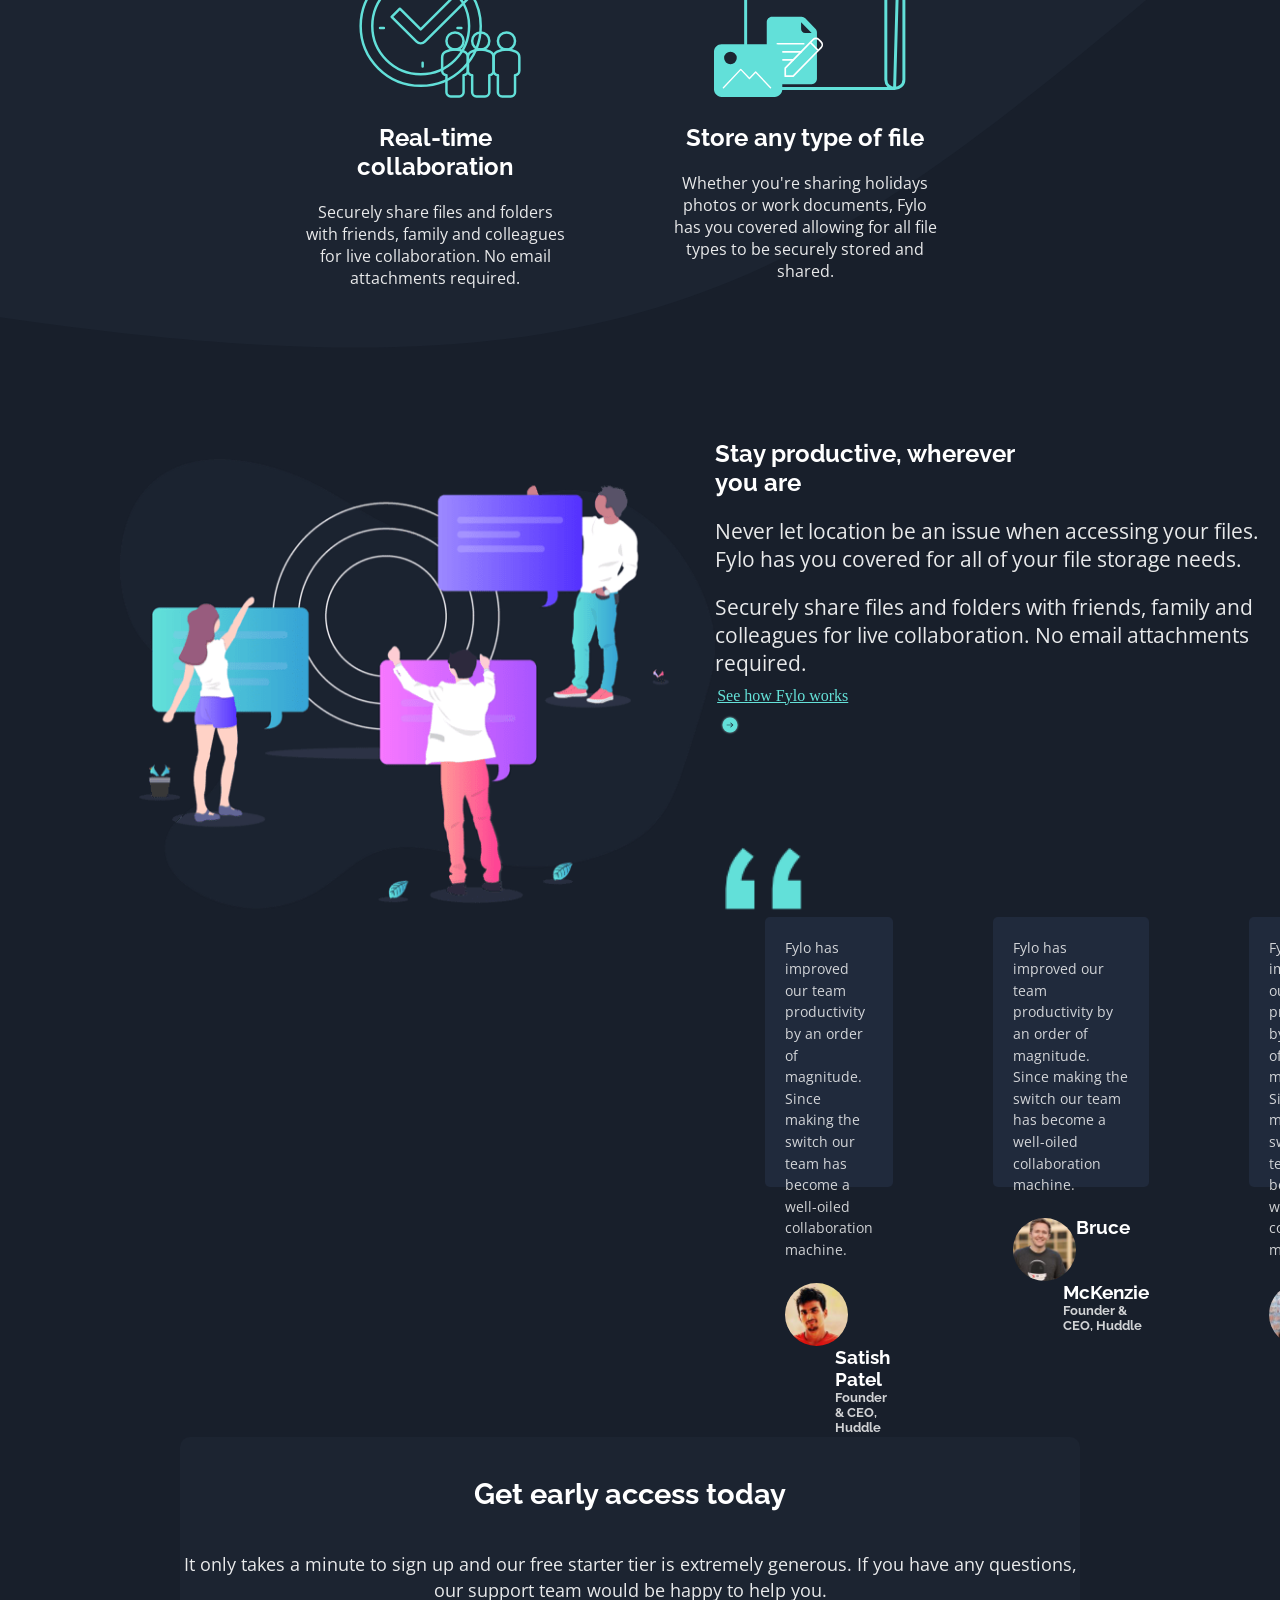
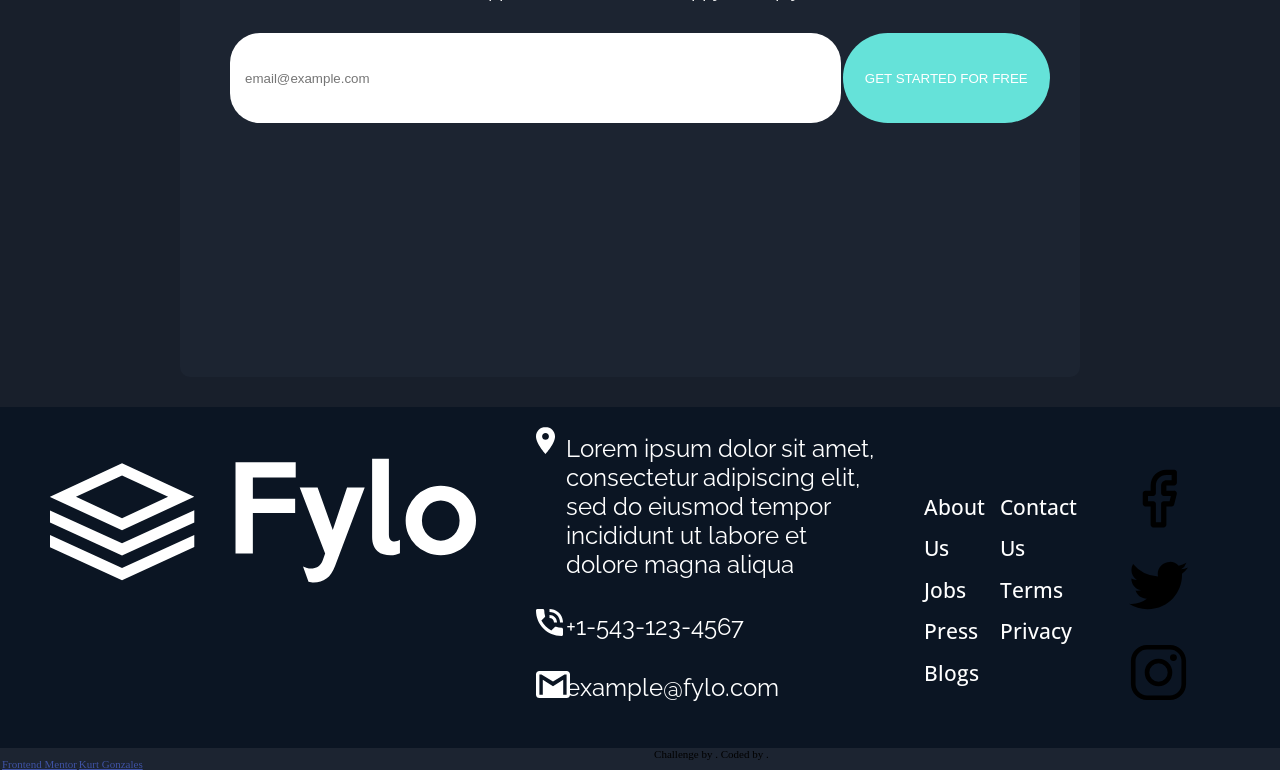
<file: fylo/index.html>
<!DOCTYPE html>
<html lang="en">
<head>
  <meta charset="UTF-8">
  <meta name="viewport" content="width=device-width, initial-scale=1.0"> 
  <link rel="icon" type="image/png" sizes="32x32" href="./images/favicon-32x32.png">
  <link rel="preconnect" href="https://fonts.googleapis.com">
  <link rel="preconnect" href="https://fonts.gstatic.com" crossorigin>
  <link href="https://fonts.googleapis.com/css2?family=Raleway:wght@400;700&display=swap" rel="stylesheet">
  <link rel="preconnect" href="https://fonts.googleapis.com">
  <link rel="preconnect" href="https://fonts.gstatic.com" crossorigin>
  <link href="https://fonts.googleapis.com/css2?family=Open+Sans:wght@400;700&display=swap" rel="stylesheet">
  <link rel="stylesheet" href="style.css">
  <title>Frontend Mentor | Fylo landing page with dark theme and features grid</title>
</head>
<body>


  <div class="main-container">
    <div class="navigation">
      <div class="navigation-content">
        <img src="./images/logo.svg" alt="">
        <ul>
          <li>Features</li>
          <li>Team</li>
          <li> Sign In</li>
        </ul>
        <div class="navigation-bg">
        </div>
      </div>
    </div>

    <div class="body">
      <div class="body-content">
        <h1>All your files in one secure location, accessible anywhere.</h1>
        <p>Fylo stores all your most important files in one secure location. Access them wherever you need, share and collaborate with friends family, and co-workers.</p>
        <button id="btn-1">Get Started</button>
      </div>
      <div class="feature-content">
        <div class="feature-grid">
        <img src="./images/icon-access-anywhere.svg" alt="">
        <h2>Access your files, anywhere</h2>
        <p>The ability to use a smartphone, tablet, or computer to access your account means your files follow you everywhere.</p>
        </div>
        <div class="feature-grid-2">
        <img src="./images/icon-security.svg" alt="">
        <h2>Security you can trust</h2>
        <p>2-factor authentication and user-controlled encryption are just a couple of the security features we allow to help secure your files.</p>
        </div>
        <div class="feature-grid-3">
        <img src="./images/icon-collaboration.svg" alt="">
        <h2>Real-time collaboration</h2>
        <p> Securely share files and folders with friends, family and colleagues for live collaboration. No email attachments required.</p>
        </div>
        <div class="feature-grid-4">
        <img src="./images/icon-any-file.svg" alt="">
        <h2>Store any type of file</h2>
        <p> Whether you're sharing holidays photos or work documents, Fylo has you covered allowing for all file types to be securely stored and shared.</p>
      </div>
      </div>
      <div class="location">
        <img src="./images/illustration-stay-productive.png" alt="">
        <h2>Stay productive, wherever you are</h2>
        <p> Never let location be an issue when accessing your files. Fylo has you covered for all of your file storage needs.</p>
        <p>Securely share files and folders with friends, family and colleagues for live collaboration. No email attachments required.</p>
        <a href="">See how Fylo works</a>
        <img src="./images/icon-arrow.svg" alt="" id="logo">
      </div>
      <div class="testimonies">
        <div class="quote">
          <img src="./images/bg-quotes.png" alt="">
          </div>
        <div class="profiles">
        <div class="profile-1">
          <p>Fylo has improved our team productivity by an order of magnitude. Since making the switch our team has become a well-oiled collaboration machine.</p>
          <img src="./images/profile-1.jpg" alt="">
          <h3>Satish Patel</h3>
          <h4>Founder & CEO, Huddle</h4>
          </div>
       <div class="profile-2">
         <p>Fylo has improved our team productivity by an order of magnitude. Since making the switch our team has become a well-oiled collaboration machine.</p>
         <img src="./images/profile-2.jpg" alt="">
         <h3>Bruce McKenzie</h3>
         <h4>Founder & CEO, Huddle</h4>
       </div>
       <div class="profile-3">
         <p> Fylo has improved our team productivity by an order of magnitude. Since making the switch our team has become a well-oiled collaboration machine.</p>
         <img src="./images/profile-3.jpg" alt="">
         <h3>Iva Boyd</h3>
         <h4>Founder & CEO, Huddle</h4>
        </div>
       </div>

       <div class="sign-up">
         <div class="sign-content">
         <h3>Get early access today</h3>
         <p> It only takes a minute to sign up and our free starter tier is extremely generous. If you have any questions, our support team would be happy to help you.</p>
         <form>
          <input type="email" placeholder="email@example.com">
          <button type="submit" id="btn-2">GET STARTED FOR FREE</button>
         </form>
        </div>
       </div>
      </div>

      <div class="about-us">
        <div class="main-logo">
          <img src="./images/logo.svg" alt="" id="logo-2">
        </div>
        <div class="ab-content">
          <img src="./images/icon-location.svg" alt="" id="logos">
          <p id="p1"> Lorem ipsum dolor sit amet, consectetur adipiscing elit, sed do eiusmod tempor incididunt ut labore et dolore magna aliqua</p>
          <img src="./images/icon-phone.svg" alt="" id="logos">
          <p id="p2">+1-543-123-4567</p>
          <img src="./images/icon-email.svg" alt="" id="logos">
          <p id="p3">example@fylo.com</p>
          </div>
        <div class="information-1">
          <p>About Us</p>
          <p>Jobs</p>
          <p>Press</p>
          <p>Blogs</p>
          </div>
        <div class="information-1">
          <p>Contact Us</p>
          <p>Terms</p>
          <p>Privacy</p>
        </div>
        <div class="social-media">
          <div class="socmed-logo">
            <img src="./images/facebook.svg" alt="">
            <img src="./images/logo-twitter.svg" alt="">
            <img src="./images/logo-instagram.svg" alt="">
          </div>
        </div>
      </div>
    </div>



    <footer>
      <p class="attribution">
      Challenge by <a href="https://www.frontendmentor.io?ref=challenge" target="_blank">Frontend Mentor</a>.
      Coded by <a href="#">Kurt Gonzales</a>.
    </p>
    </footer>
  </div>
</body>
</html>
</file>
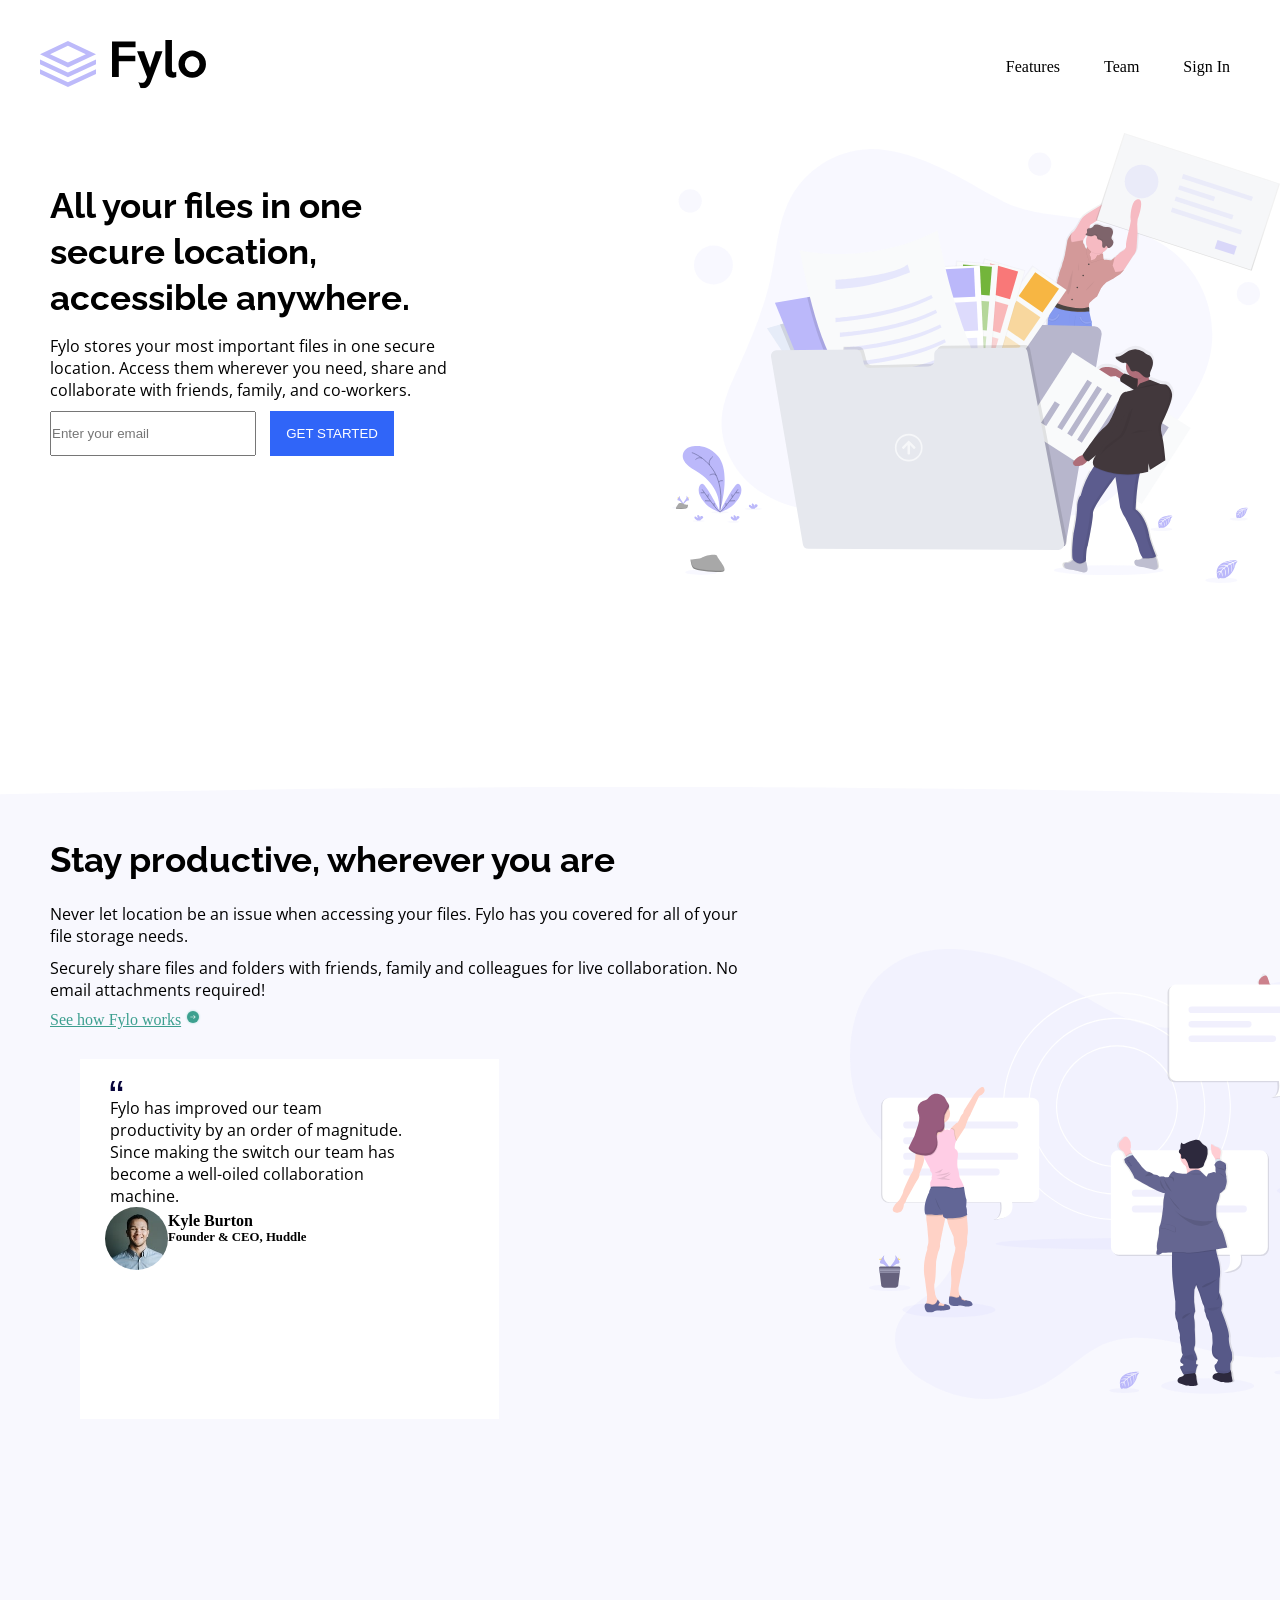
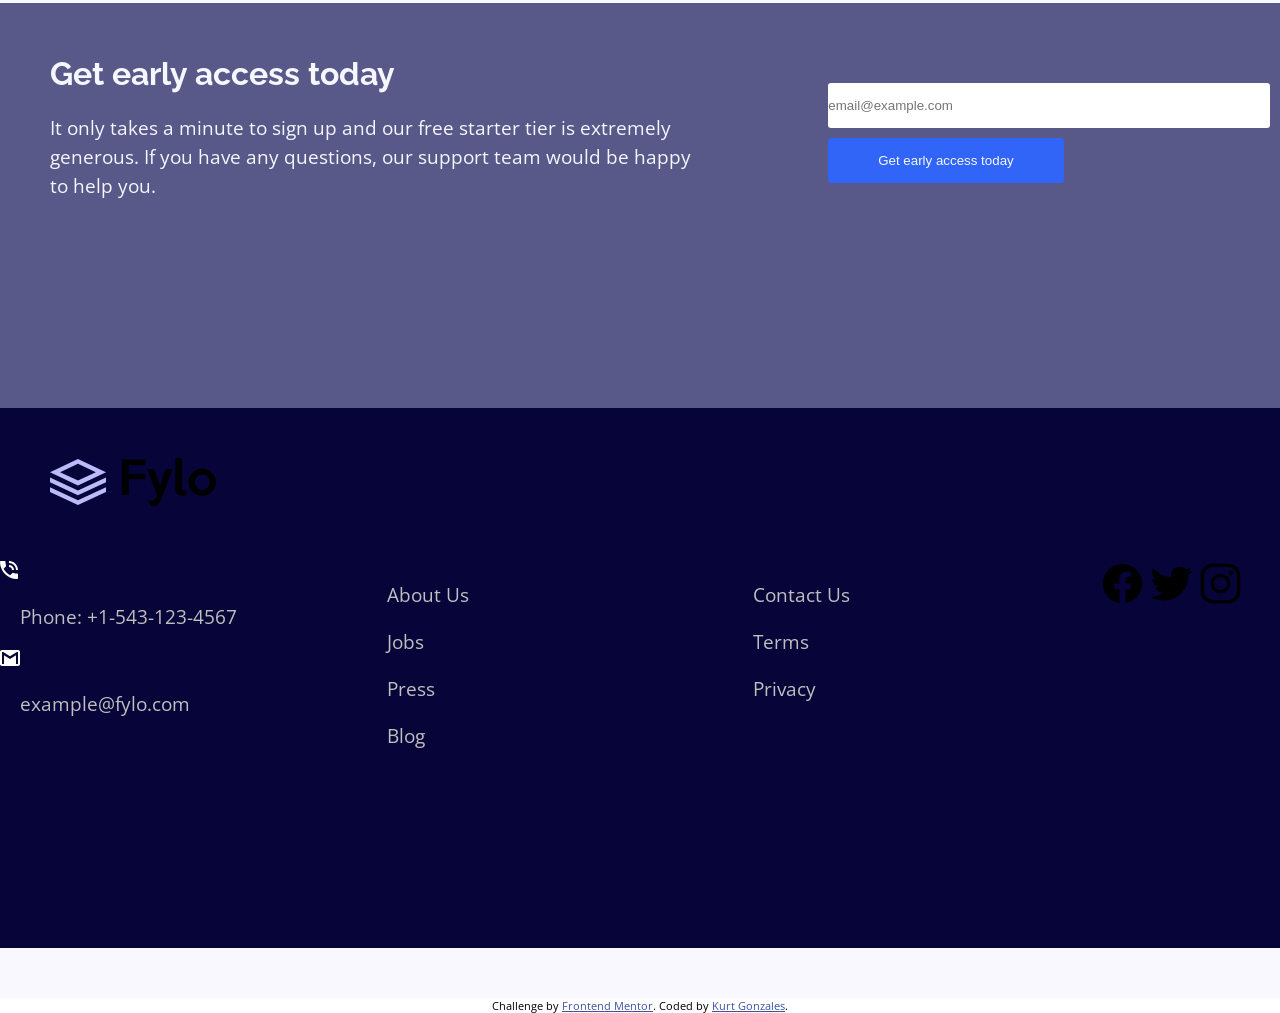
<file: fylo2/index.html>
<!DOCTYPE html>
<html lang="en">
<head>
  <meta charset="UTF-8">
  <meta name="viewport" content="width=device-width, initial-scale=1.0">
  <link rel="icon" type="image/png" sizes="32x32" href="./images/favicon-32x32.png">
  <link rel="preconnect" href="https://fonts.googleapis.com">
  <link rel="preconnect" href="https://fonts.gstatic.com" crossorigin>
  <link href="https://fonts.googleapis.com/css2?family=Raleway:wght@400;700&display=swap" rel="stylesheet">
  <link rel="preconnect" href="https://fonts.googleapis.com">
  <link rel="preconnect" href="https://fonts.gstatic.com" crossorigin>
  <link href="https://fonts.googleapis.com/css2?family=Open+Sans&family=Raleway:wght@400;700&display=swap" rel="stylesheet">
  <link rel="stylesheet" href="style.css">
  <title>Frontend Mentor | Fylo landing page with two column layout</title>
</head>
<body>

  <div class="Main-container">
    <div class="content">
      <div class="logo">
        <img src="./images/logo.svg" alt="">
      </div>
      <div class="navigation">
        <ul>
          <li class="l1">Features</li>
          <li class="l1">Team</li>
          <li class="l1">Sign In</li>
        </ul>
      </div>
      <div class="columns">
      <div class="left-column">
        <h1>All your files in one secure location, accessible anywhere.</h1>
        <p>Fylo stores your most important files in one secure location. Access them wherever you need, share and collaborate with friends, family, and co-workers.</p>
        <form  action="" class="f1">
          <input type="email" placeholder="Enter your email" id="i1">
          <button type="submit" id="btn-1">GET STARTED</button>
        </form>
        </div>
      <div class="right-column">
        <img src="./images/illustration-1.svg" alt="">
        </div>
      </div>
      <div class="column-2">
        <div class="left-column-2">
          <h1>Stay productive, wherever you are</h1>
          <p>Never let location be an issue when accessing your files. Fylo has you covered for all of your file storage needs.</p>
          <p id="p2">Securely share files and folders with friends, family and colleagues for live collaboration. No email attachments required!</p>
          <a href="">See how Fylo works</a>
          <img src="./images/icon-arrow.svg" alt="" id="logo">
        <div class="testimony">
          <img src="./images/icon-quotes.svg" alt="" id="logo-2">
          <p>Fylo has improved our team productivity by an order of magnitude. Since making the switch our team has become a well-oiled collaboration machine.</p>
          <img src="./images/avatar-testimonial.jpg" alt="" id="avatar">
          <h3>Kyle Burton</h3>
          <h4>Founder & CEO, Huddle</h4>
          </div>
        <div class="right-column-2">
          <img src="./images/illustration-2.svg" alt="">
          </div>
        <div class="access">
          <div class="a-1">
            <h1>Get early access today</h1>
            <p>It only takes a minute to sign up and our free starter tier is extremely generous. If you have any questions, our support team would be happy to help you.</p>
            </div>
          <div class="a-2">
            <form>
              <input type="email" placeholder="email@example.com" id="i2">
              <button type="submit" id="btn-2">Get early access today</button>
             </form>
             </div>
          </div>
        <div class="information">
          <div class="logo-2">
            <img src="./images/logo.svg" alt="">
          </div>
          <div class="info-column">
            <ul>
              <img src="./images/icon-phone.svg" alt="">
              <li id="in1">Phone: +1-543-123-4567</li>
              <img src="./images/icon-email.svg" alt="">
              <li id="in1">example@fylo.com</li>
            </ul>

            <ul>
              <li>About Us</li>
              <li>Jobs</li>
              <li>Press</li>
              <li>Blog</li>
            </ul>
            
            <ul>
              <li>Contact Us</li>
              <li>Terms</li>
              <li>Privacy</li>
            </ul>

            <div class="socmed">
              <img src="./images/logo-facebook.svg" alt="">
              <img src="./images/logo-twitter.svg" alt="">
              <img src="./images/logo-instagram.svg" alt="">
            </div>
          </div>
        </div>
      </div>

    </div>
    <footer>
      <p class="attribution">
        Challenge by <a href="https://www.frontendmentor.io?ref=challenge" target="_blank">Frontend Mentor</a>. 
        Coded by <a href="#">Kurt Gonzales</a>.
      </p>
    </footer>
  </div>
</body>
</html>
</file>
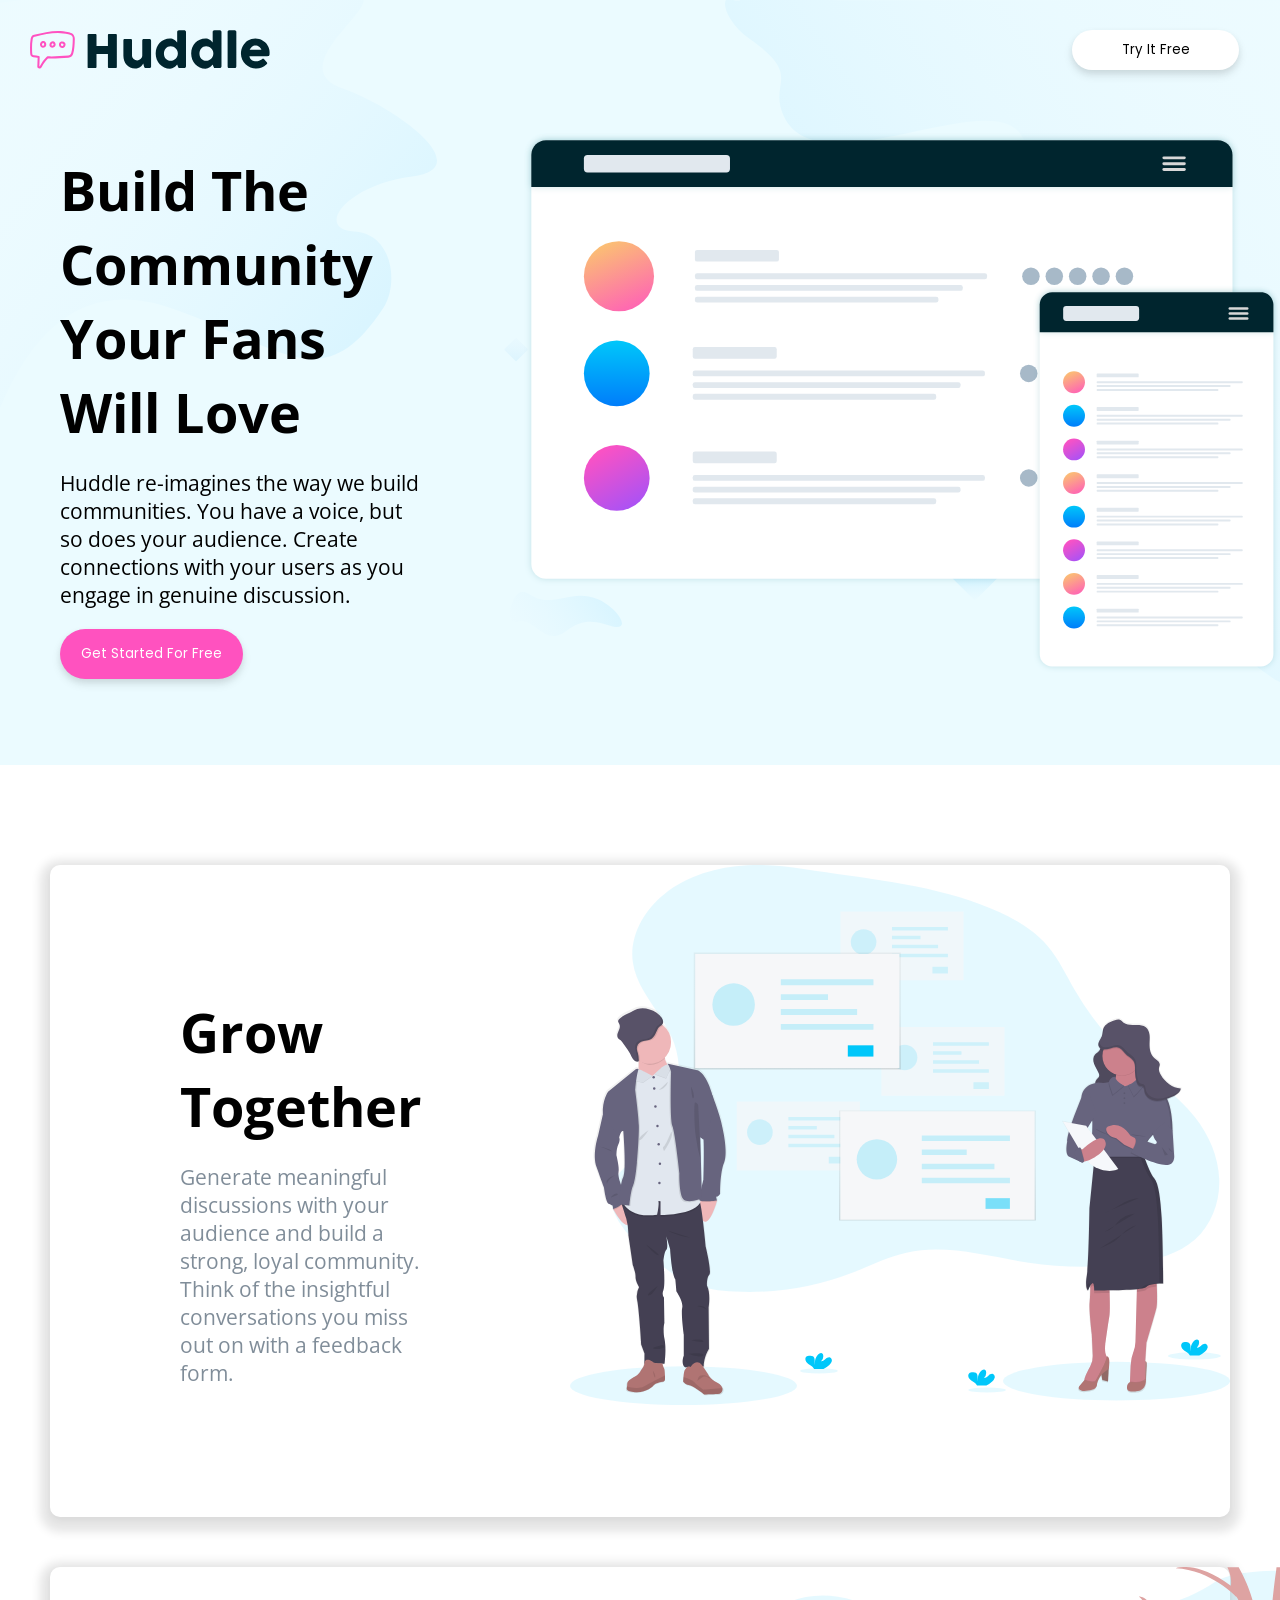
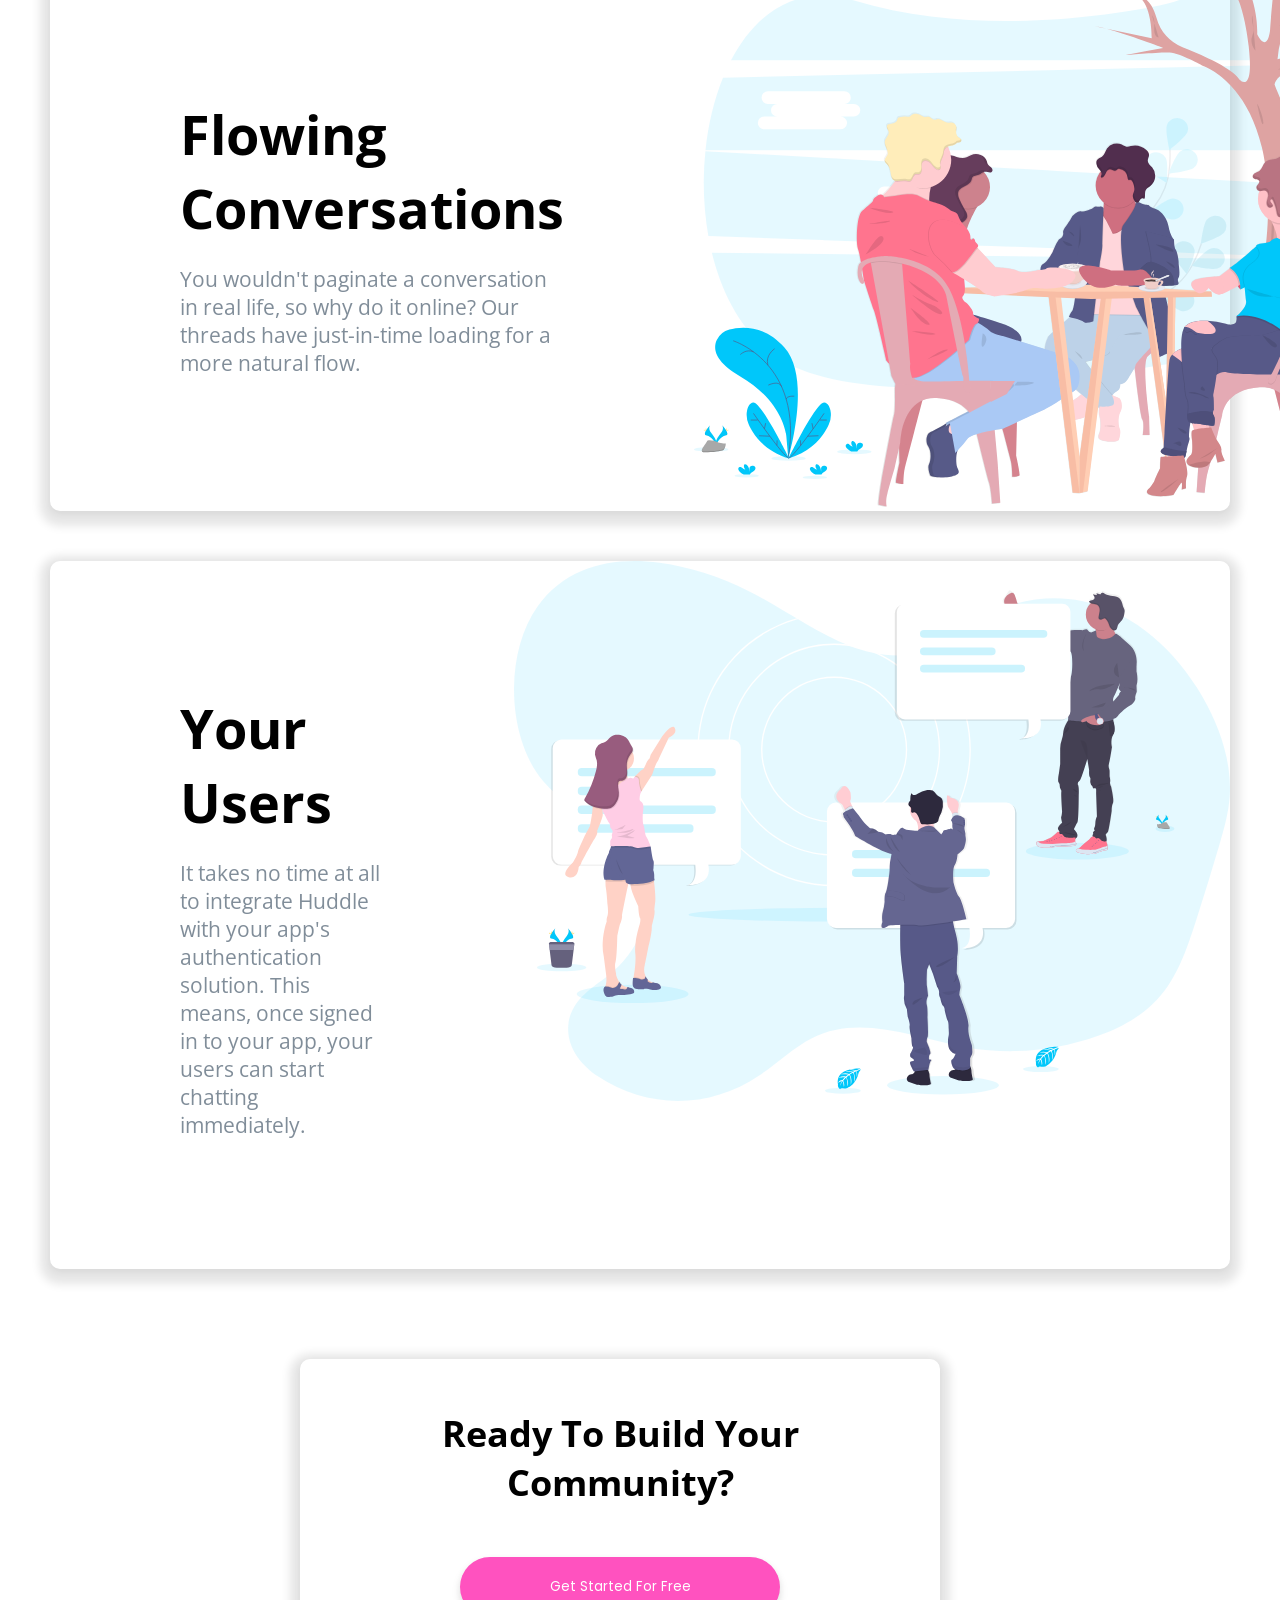
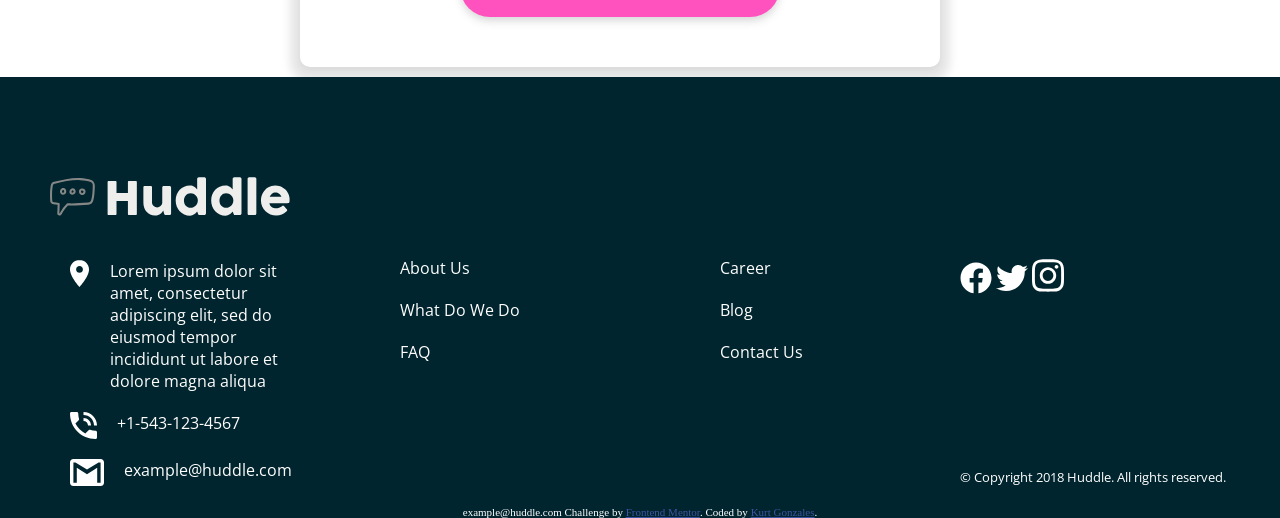
<file: huddle/index.html>
<!DOCTYPE html>
<html lang="en">
  <head>
    <meta charset="UTF-8" />
    <meta name="viewport" content="width=device-width, initial-scale=1.0" />
    <link
      rel="icon"
      type="image/png"
      sizes="32x32"
      href="./images/favicon-32x32.png"
    />
    <title>
      Frontend Mentor | Huddle landing page with alternating feature blocks
    </title>
    <link rel="stylesheet" href="style.css" />
  </head>
  <body>
    <header>
      <div class="logo-btn">
        <div class="logo">
          <img src="./images/logo.svg" alt="logo" />
        </div>
        <div class="btn">
          <button>Try it free</button>
        </div>
      </div>
      <div class="header-content">
        <div class="banner">
          <h1>Build The Community Your Fans Will Love</h1>
          <p>
            Huddle re-imagines the way we build communities. You have a voice,
            but so does your audience. Create connections with your users as you
            engage in genuine discussion.
          </p>
          <div class="btn-2">
            <button>Get Started For Free</button>
          </div>
        </div>
        <div class="hero-img">
          <img src="./images/illustration-mockups.svg" alt="" />
        </div>
      </div>
    </header>

    <section>
      <div class="flex">
        <div class="article">
          <h2>Grow Together</h2>
          <p>
            Generate meaningful discussions with your audience and build a
            strong, loyal community. Think of the insightful conversations you
            miss out on with a feedback form.
          </p>
        </div>
        <div class="article-img">
          <img
            src="./images/illustration-grow-together.svg"
            alt="illustration-grow-together"
          />
        </div>
      </div>

      <div class="flex">
        <div class="article">
          <h2>Flowing Conversations</h2>
          <p>
            You wouldn't paginate a conversation in real life, so why do it
            online? Our threads have just-in-time loading for a more natural
            flow.
          </p>
        </div>
        <div class="article-img">
          <img
            src="./images/illustration-flowing-conversation.svg"
            alt="illustration-flowing-conversation"
          />
        </div>
      </div>

      <div class="flex">
        <div class="article">
          <h2>Your Users</h2>
          <p>
            It takes no time at all to integrate Huddle with your app's
            authentication solution. This means, once signed in to your app,
            your users can start chatting immediately.
          </p>
        </div>
        <div class="article-img">
          <img
            src="./images/illustration-your-users.svg"
            alt="illustration-your-users"
          />
        </div>
      </div>

      <div class="community">
        <div class="question">
          <h3>Ready To Build Your Community?</h3>
        </div>
        <div class="btn-3">
          <button>Get Started For Free</button>
        </div>
      </div>
    </section>

    <footer>
      <div class="grid">
        <div class="grid-1">
          <div class="logo-2">
            <img src="./images/logo.svg" alt="logo" />
          </div>
          <div class="icons">
            <img src="./images/icon-location.svg" alt="icon-location" />
            <p>
              Lorem ipsum dolor sit amet, consectetur adipiscing elit, sed do
              eiusmod tempor incididunt ut labore et dolore magna aliqua
            </p>
          </div>
          <div class="icons">
            <img src="./images/icon-phone.svg" alt="icon-phone" />
            <p>+1-543-123-4567</p>
          </div>
          <div class="icons">
            <img src="./images/icon-email.svg" alt="icon-email" />
            <p>example@huddle.com</p>
          </div>
        </div>

        <div class="grid-2">
          <ul>
            <li>About us</li>
            <li>What do we do</li>
            <li>FAQ</li>
          </ul>
        </div>

        <div class="grid-3">
          <ul>
            <li>Career</li>
            <li>Blog</li>
            <li>Contact us</li>
          </ul>
        </div>

        <div class="grid-4">
          <div class="social-media">
            <img src="./images/facebook-brands (1).svg" alt="facebook-brands" />
            <img src="./images/twitter-brands.svg" alt="twitter-brands" />
            <img src="./images/instagram-brands.svg" alt="instagram-brands" />
          </div>
          <div class="copyright">
            <p>&copy; Copyright 2018 Huddle. All rights reserved.</p>
          </div>
        </div>
      </div>
      <p class="attribution">
        example@huddle.com Challenge by
        <a href="https://www.frontendmentor.io?ref=challenge" target="_blank"
          >Frontend Mentor</a
        >. Coded by <a href="#">Kurt Gonzales</a>.
      </p>
    </footer>
  </body>
</html>
</file>
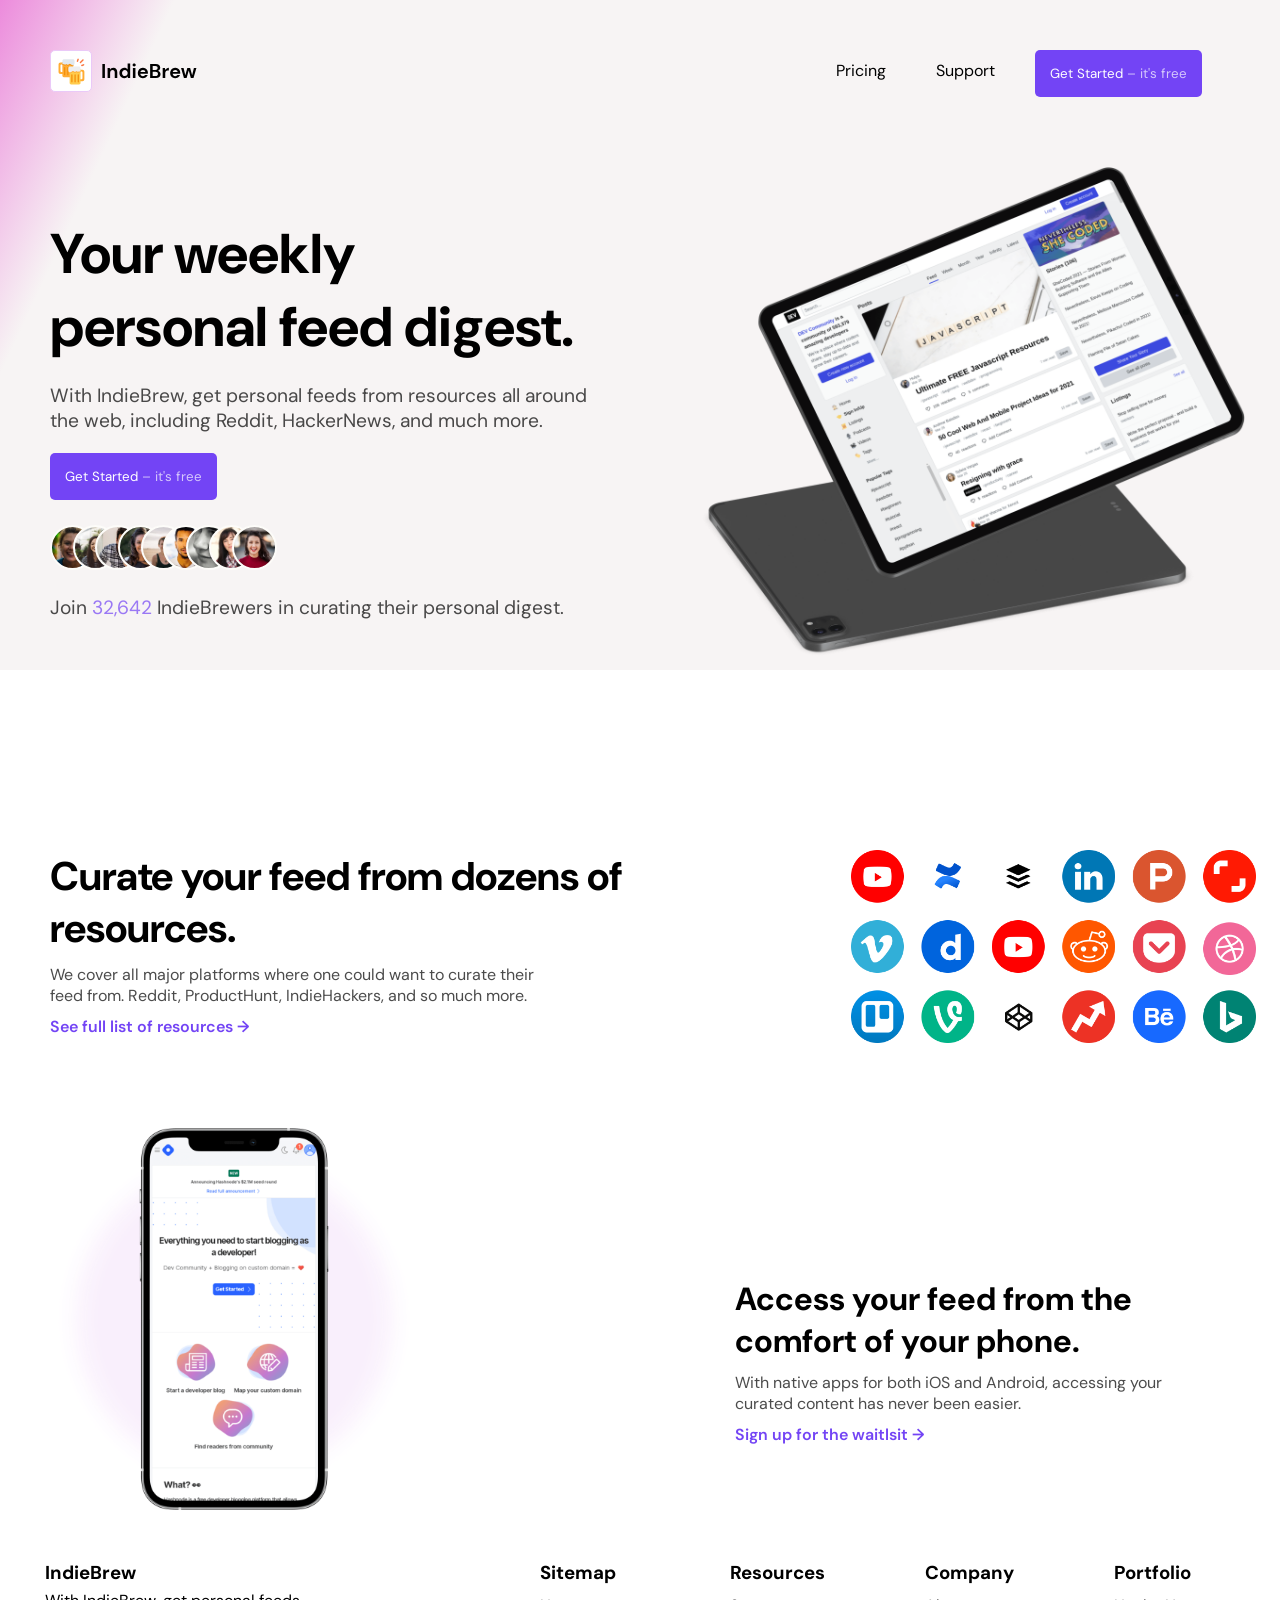
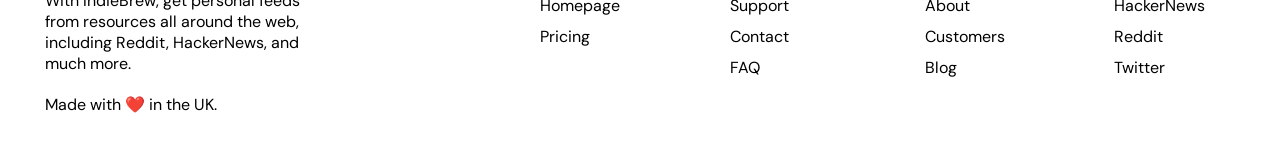
<file: indie/index.html>
<!DOCTYPE html>
<html lang="en">
<head>
    <meta charset="UTF-8">
    <meta http-equiv="X-UA-Compatible" content="IE=edge">
    <meta name="viewport" content="width=device-width, initial-scale=1.0">
    <link href="https://fonts.googleapis.com/css2?family=DM+Sans:wght@400;500;700&display=swap" rel="stylesheet">
    <link rel="stylesheet" href="style.css">
    <title>Indie Brew</title>
</head>
<body>
    
    <nav>
        <div class="flex-nav">
        <div class="logo">
            <img src="./Assets/Logo.svg" alt="logo">
        </div>
        <div class="nav-links" id="nav-links">
        <div class="links">
            <ul>
                <li>Pricing</li>
                <li>Support</li>
            </ul>
        </div>
        <div class="btn">
           <a href="signup.html"><button>Get Started <span> &ndash; it's free</span></button></a>
        </div>
        </div>
        <div class="hamburger" id="hamburger">
            <img src="./Assets/Hamburger Menu.svg" alt="hamburger">
        </div>
      </div>

    <div class="hero">
        <div class="hero-content">
            <h1>Your weekly <br> personal feed digest.</h1>
            <p> With IndieBrew, get personal feeds from resources all around the web, including Reddit, HackerNews, and much more.</p>
            <div class="btn-2">
               <a href="signup.html"><button>Get Started <span> &ndash; it's free</span></button></a>
            </div>
            <div class="avatars">
                <img src="./Assets/User Avatars.svg" alt="avatars">
            </div>
            <div class="join">
                <p>Join<span> 32,642 </span>IndieBrewers in curating their personal digest.</p>
            </div>
        </div>
        <div class="hero-img">
            <img src="./Assets/Feed Mockup.png" alt="Mockup">
        </div>
    </div>
    </nav>

    <section>
        <div class="flex-container">
            <div class="left">
                <h2>Curate your feed from dozens of <br> resources.</h2>
                <p> We cover all major platforms where one could want to curate their feed from. Reddit, ProductHunt, IndieHackers, and so much more.</p>
                <a href="#">See full list of resources →</a>
            </div>
            <div class="right">
                <img src="./Assets/Social Media Icons.png" alt="Social">
            </div>
        </div>
    </section>

    <section>
        <div class="flex-container-2">
            <div class="left-2">
                <img src="./Assets/Phone Mockup.png" alt="Phone">
            </div>
            <div class="right-2">
                <h2>Access your feed from the comfort of your phone.</h2>
                <p>With native apps for both iOS and Android, accessing your curated content has never been easier.</p>
                <a href="#">Sign up for the waitlsit →</a>
            </div>
        </div>
    </section>

    <footer>
        <div class="footer-container">
            <div class="indie">
                <h3>IndieBrew</h3>
                <p>With IndieBrew, get personal feeds from resources all around the web, including Reddit, HackerNews, and much more.</p>
            <div class="span">
                <p>Made with ❤️ in the UK.</p>
            </div>
            </div>
        <div class="grid-container">
            <div class="grid-1">
                <h3>Sitemap</h3>
            <div class="footer-ul-1">
                <ul>
                    <li>Homepage</li>
                    <li>Pricing</li>
                </ul>
            </div>
            </div>
            <div class="grid-2">
                <h3>Resources</h3>
            <div class="footer-ul-2">
                <ul>
                    <li>Support</li>
                    <li>Contact</li>
                    <li>FAQ</li>
                </ul>
            </div>
            </div>
            <div class="grid-3">
                <h3>Company</h3>
            <div class="footer-ul-3">
                <ul>
                    <li>About</li>
                    <li>Customers</li>
                    <li>Blog</li>
                </ul>
            </div>
            </div>
            <div class="grid-4">
                <h3>Portfolio</h3>
            <div class="footer-ul-4">
                <ul>
                    <li>HackerNews</li>
                    <li>Reddit</li>
                    <li>Twitter</li>
                </ul>
            </div>
            </div>
          </div>
        </div>
    </footer>

    <script src="main.js"></script>
</body>
</html>
</file>
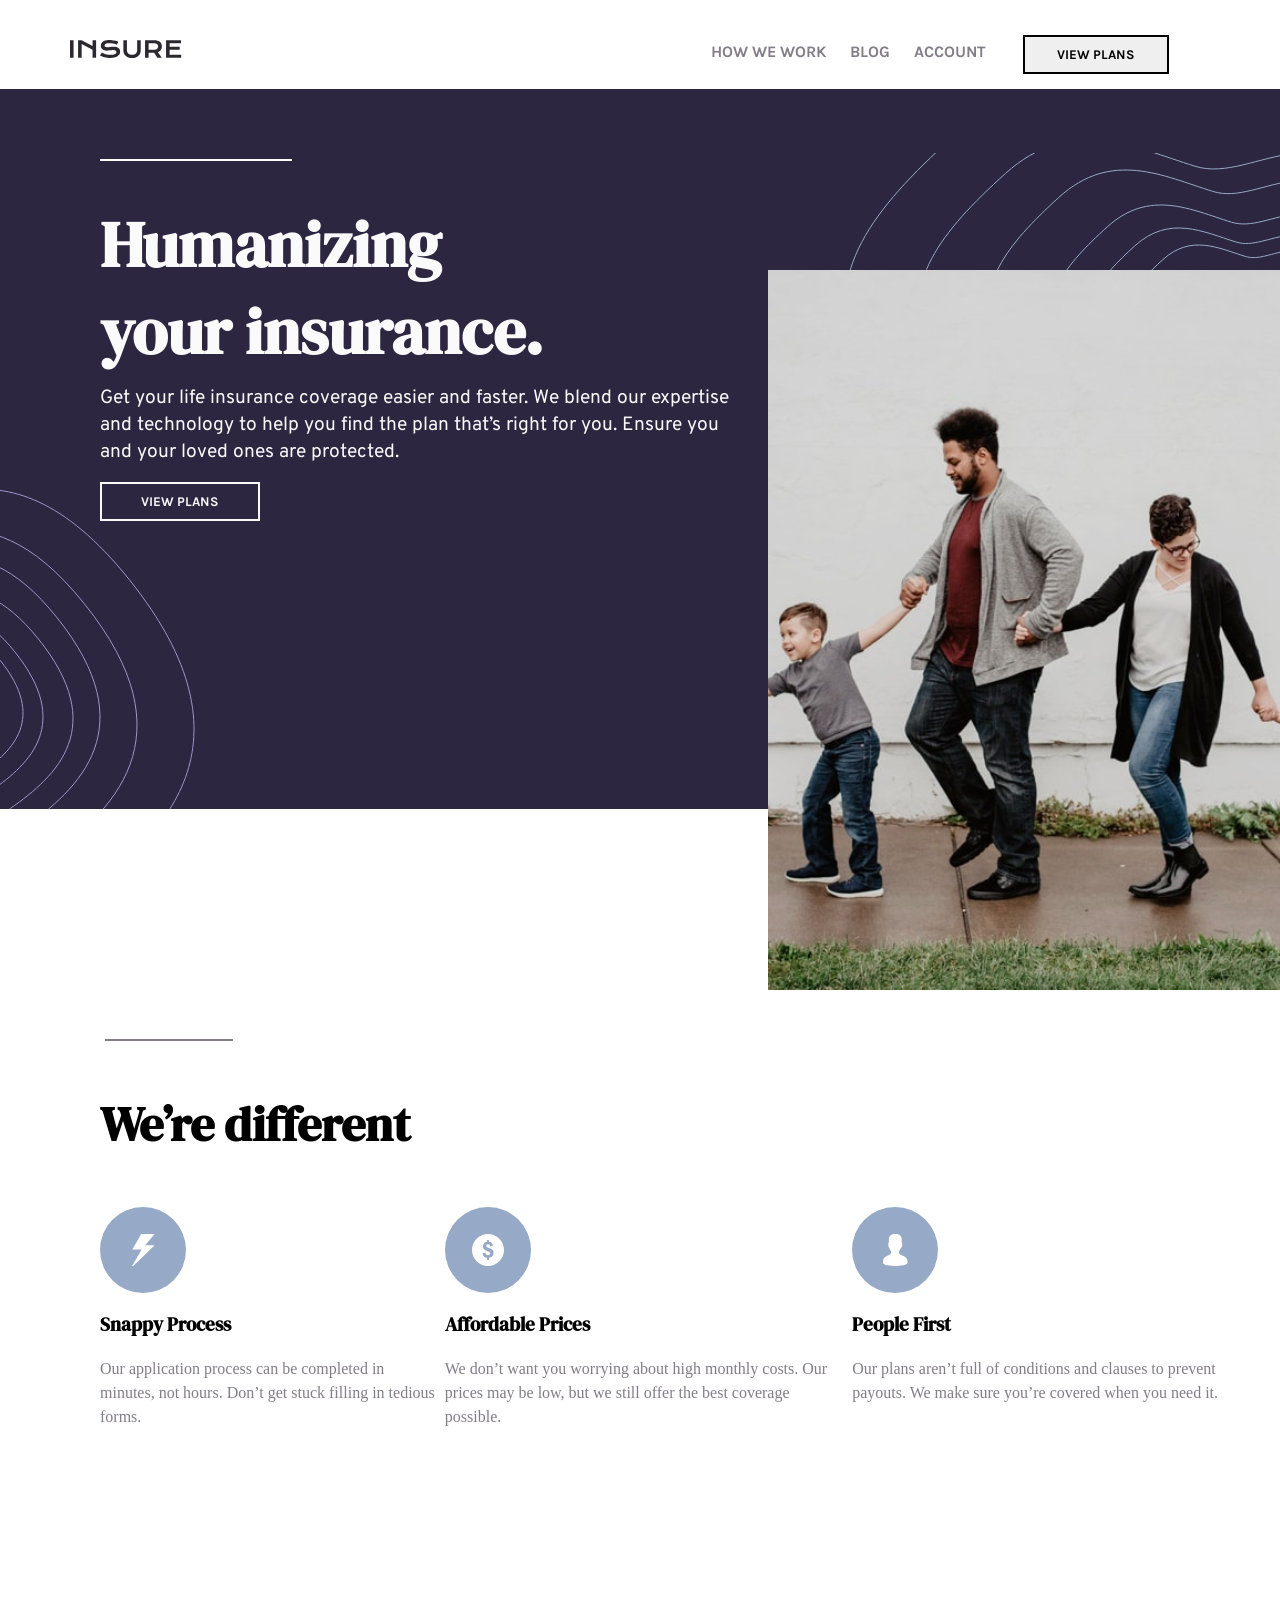
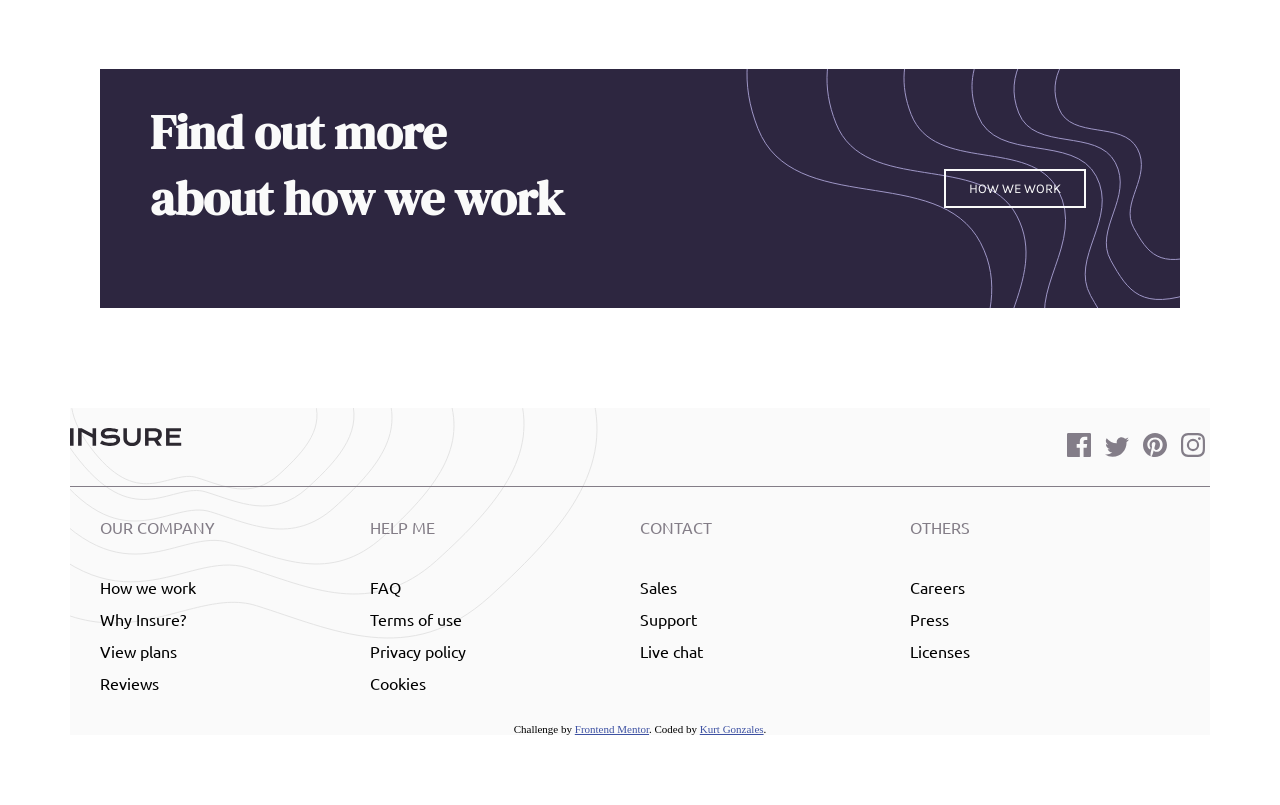
<file: insure/index.html>
<!DOCTYPE html>
<html lang="en">

<head>
  <meta charset="UTF-8">
  <meta name="viewport" content="width=device-width, initial-scale=1.0">
  <link rel="icon" type="image/png" sizes="32x32" href="./images/favicon-32x32.png">
  <title>Frontend Mentor | Insure landing page</title>
  <link rel="stylesheet" href="style.css">
</head>

<body>

  <nav>
    <div class="logo">
      <img src="./images/logo.svg" alt="logo">
    </div>
    <div class="hamburger-toggle" id="hamburger-toggle">
      <button>
        <img src="./images/icon-hamburger.svg" alt="hamburger-toggle">
      </button>
    </div>
    <div class="nav-links" id="nav-links">
      <ul>
        <li>How we work</li>
        <li>Blog</li>
        <li>Account</li>
      </ul>
      <div class="button">
        <button>View plans</button>
      </div>
    </div>
  </nav>

  <header>
    <div class="right">
      <div class="left">
        <div class="banner">
          <div class="heading">
            <div class="border"></div>
            <h1>Humanizing <br> your insurance.</h1>
            <p>Get your life insurance coverage easier and faster. We blend our expertise
              and technology to help you find the plan that’s right for you. Ensure you
              and your loved ones are protected.</p>
            <div class="button-2">
              <button>View plans</button>
            </div>
          </div>
          <div class="banner-img">
            <img src="./images/image-intro-desktop.jpg" alt="image-intro-desktop">
          </div>
        </div>

  </header>

  <section>
    <div class="heading-2">
      <div class="border-2"></div>
      <h2>We’re different</h2>
      <div class="flex-items">
        <div class="icons">
          <img src="./images/icon-snappy-process.svg" alt="icon-snappy-process">
          <h3>Snappy Process</h3>
          <p>Our application process can be completed in minutes, not hours. Don’t get
            stuck filling in tedious forms.</p>
        </div>
        <div class="icons">
          <img src="./images/icon-affordable-prices.svg" alt="icon-affordable-prices">
          <h3>Affordable Prices</h3>
          <p>We don’t want you worrying about high monthly costs. Our prices may be low,
            but we still offer the best coverage possible.</p>
        </div>
        <div class="icons">
          <img src="./images/icon-people-first.svg" alt="icon-people-first">
          <h3>People First</h3>
          <p>Our plans aren’t full of conditions and clauses to prevent payouts. We make
            sure you’re covered when you need it.</p>
        </div>
      </div>
    </div>
  </section>

  <section>
    <div class="flex-items-2">
      <div class="heading-3">
        <h3>Find out more <br> about how we work</h3>
      </div>
      <div class="button-3">
        <button>How we work</button>
      </div>
    </div>
  </section>

  <footer>
    <div class="flex-footer">
      <div class="logo-2">
        <img src="./images/logo.svg" alt="logo">
      </div>
      <div class="soc-med">
        <img src="./images/icon-facebook.svg" alt="icon-facebook">
        <img src="./images/icon-twitter.svg" alt="icon-twitter">
        <img src="./images/icon-pinterest.svg" alt="icon-pinterest">
        <img src="./images/icon-instagram.svg" alt="icon-instagram">
      </div>
    </div>
    <div class="border-3"></div>
    <div class="grid-container">
      <div class="grid-1">
        <p>Our company</p>
        <ul>
          <li>How we work</li>
          <li>Why Insure?</li>
          <li>View plans</li>
          <li>Reviews</li>
        </ul>
      </div>
      <div class="grid-2">
        <p>Help me</p>
        <ul>
          <li>FAQ</li>
          <li>Terms of use</li>
          <li>Privacy policy</li>
          <li>Cookies</li>
        </ul>
      </div>
      <div class="grid-3">
        <p>Contact</p>
        <ul>
          <li>Sales</li>
          <li>Support</li>
          <li>Live chat</li>
        </ul>
      </div>
      <div class="grid-4">
        <p>Others</p>
        <ul>
          <li>Careers</li>
          <li>Press</li>
          <li>Licenses</li>
        </ul>
      </div>
    </div>
    <div class="attribution">
      Challenge by <a href="https://www.frontendmentor.io?ref=challenge" target="_blank">Frontend Mentor</a>.
      Coded by <a href="#">Kurt Gonzales</a>.
    </div>
  </footer>

  <script src="main.js"></script>
</body>

</html>
</file>
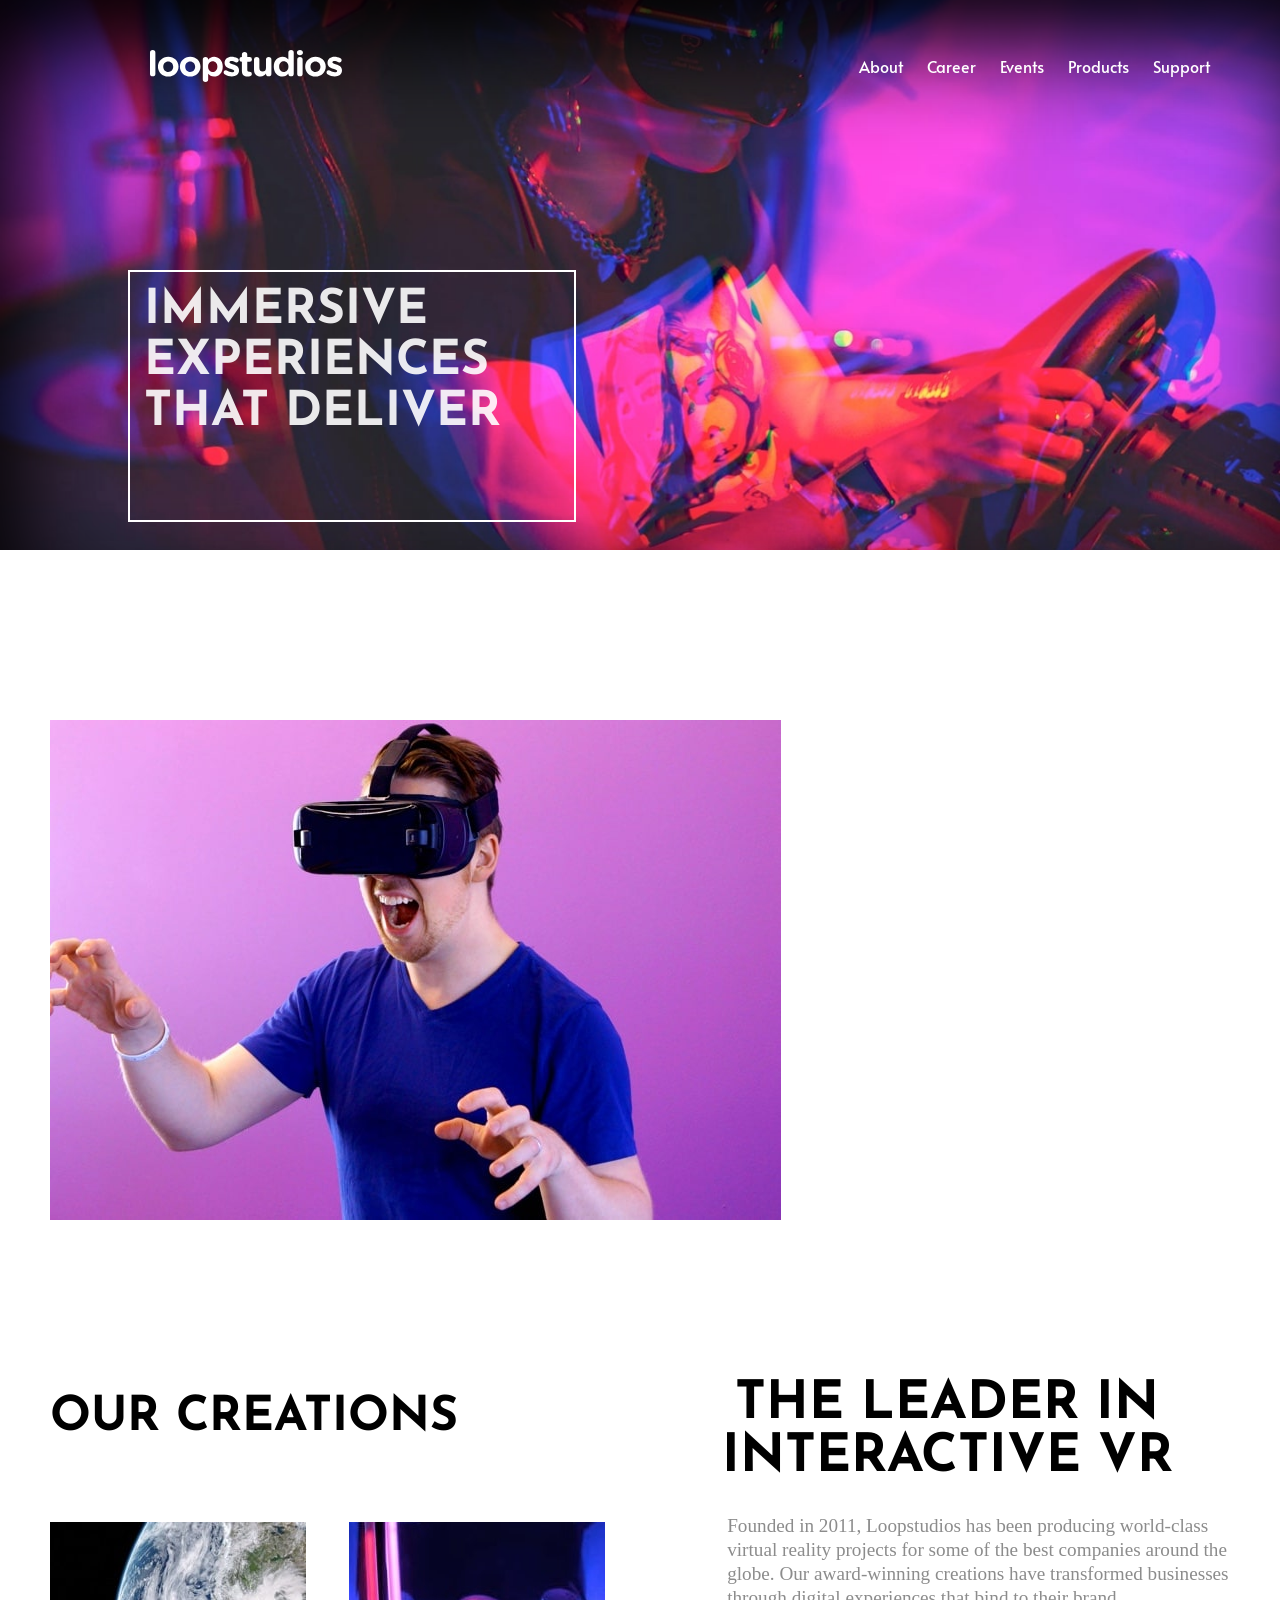
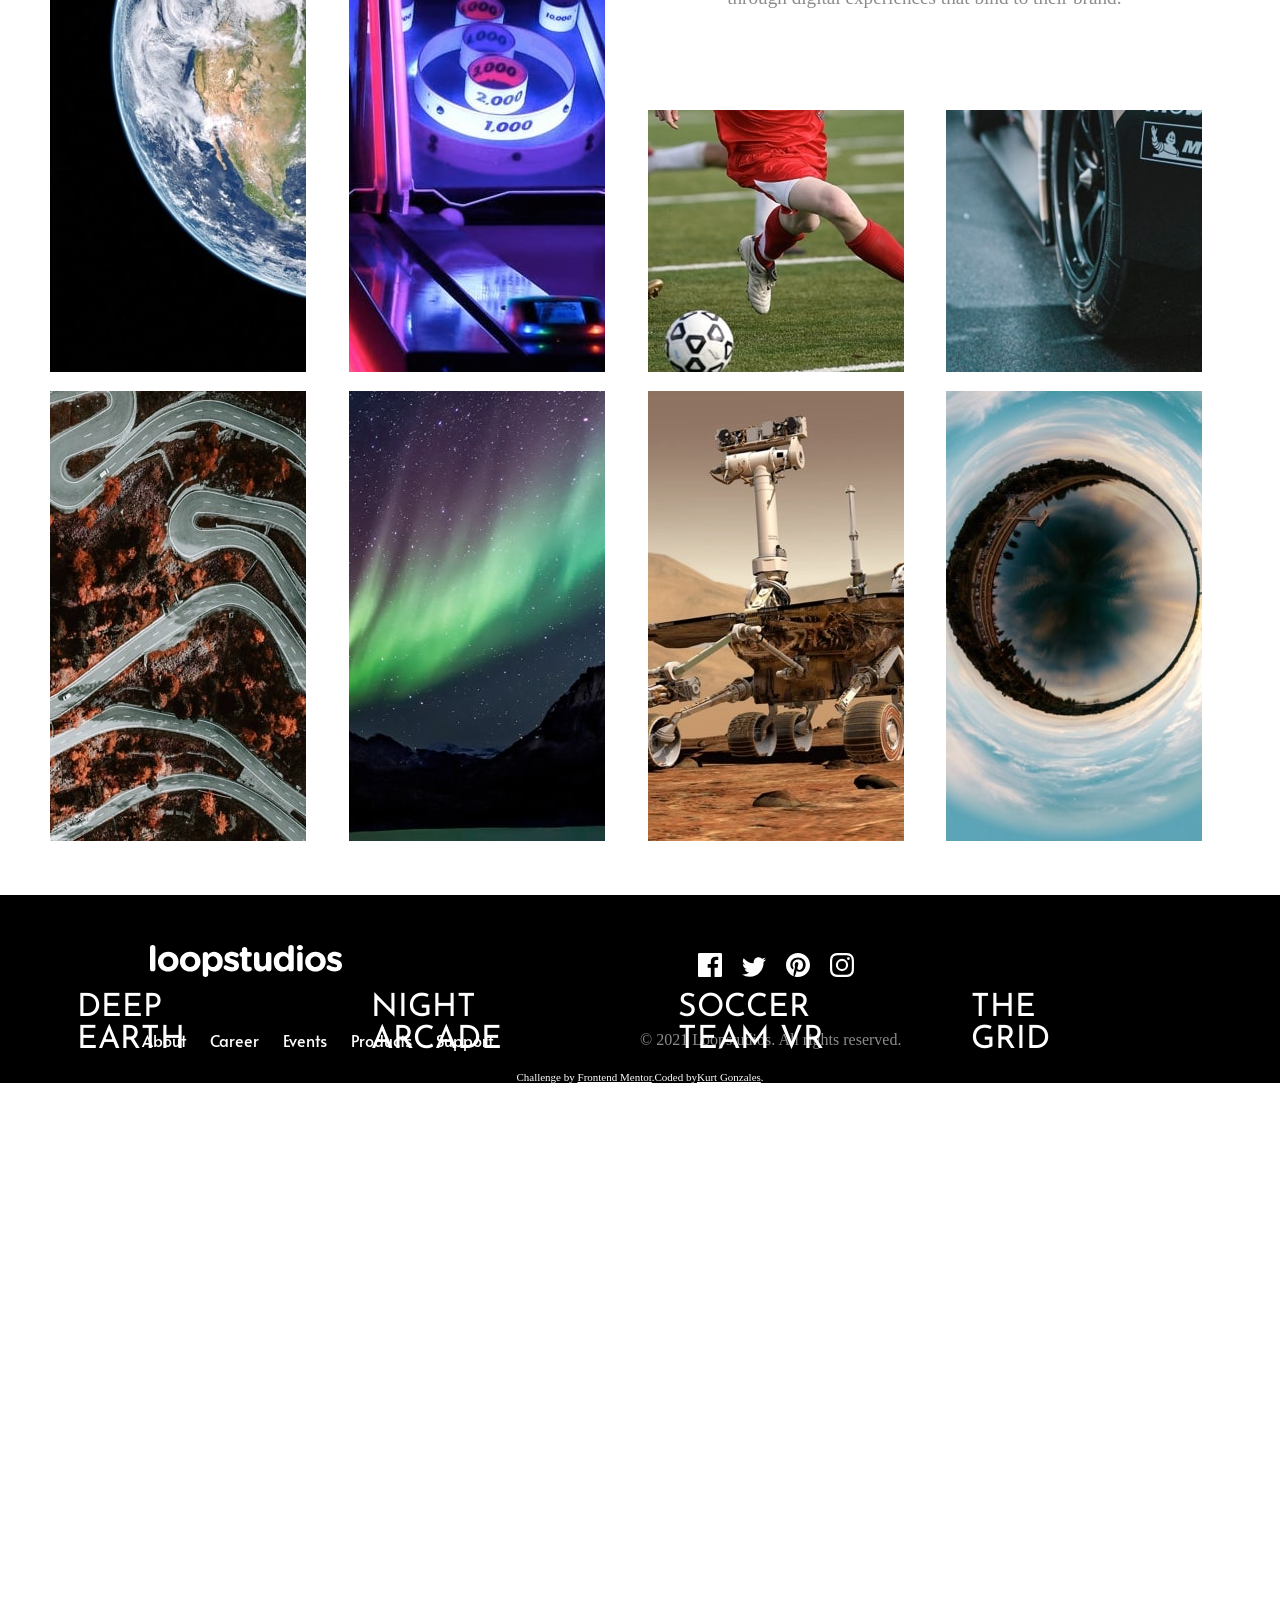
<file: loop/index.html>
<!DOCTYPE html>
<html lang="en">
  <head>
    <meta charset="UTF-8" />
    <meta name="viewport" content="width=device-width, initial-scale=1.0" />
    <link
      rel="icon"
      type="image/png"
      sizes="32x32"
      href="./images/favicon-32x32.png"
    />
    <link rel="stylesheet" href="style.css" />
    <title>Frontend Mentor | Loopstudios landing page</title>
  </head>
  <body>
    <header class="header">
      <nav class="nav" id="nav">
        <a href="loopstudios">
          <div class="logo">
            <img src="./images/logo.svg" alt="logo" /></div
        ></a>
        <ul>
          <a href="about"><li class="links">About</li></a>
          <a href="career"><li class="links">Career</li></a>
          <a href="links"><li class="links">Events</li></a>
          <a href="products"><li class="links">Products</li></a>
          <a href="support"><li class="links">Support</li></a>
        </ul>
        <div class="hamburger-toggle" id="hamburger-toggle">
          <img src="./images/icon-hamburger.svg" alt="hamburger" />
        </div>
        <div class="close-btn" id="close">
          <img src="./images/icon-close.svg" alt="close">
        </div>
        <div class="header-content">
          <h1>
            Immersive <br />
            experiences <br />
            that deliver
          </h1>
        </div>
      </nav>
    </header>

    <main>
      <div class="interactive-img">
        <img src="./images/desktop/image-interactive.jpg" alt="interactive" />
      </div>
      <div class="interactive-content">
        <h2>
          The leader in <br />
          interactive vr
        </h2>
        <p>
          Founded in 2011, Loopstudios has been producing world-class virtual
          reality projects for some of the best companies around the globe. Our
          award-winning creations have transformed businesses through digital
          experiences that bind to their brand.
        </p>
        </div>
      
      <div class="creation">
        <h3>Our creations</h3>
        <div class="btn">
          <button>See all</button>
        </div>
      </div>

      <div class="grid-container">
        <div class="grid-item-1">
          <img src="./images/desktop/image-deep-earth.jpg" alt="deep-earth" />
          <p>Deep<br />earth</p>
        </div>
        <div class="grid-item-2">
          <img
            src="./images/desktop/image-night-arcade.jpg"
            alt="night-arcade"
          />
          <p>Night<br />arcade</p>
        </div>
        <div class="grid-item-3">
          <img src="./images/desktop/image-soccer-team.jpg" alt="soccer-team" />
          <p>
            Soccer <br />
            team VR
          </p>
        </div>
        <div class="grid-item-4">
          <img src="./images/desktop/image-grid.jpg" alt="grid" />
          <p>The<br />grid</p>
        </div>
        <div class="grid-item-5">
          <img src="./images/desktop/image-from-above.jpg" alt="from-above" />
          <p>From up<br />above VR</p>
        </div>
        <div class="grid-item-6">
          <img
            src="./images/desktop/image-pocket-borealis.jpg"
            alt="pocket-borealis"
          />
          <p>Pocket<br />borealis</p>
        </div>
        <div class="grid-item-7">
          <img src="./images/desktop/image-curiosity.jpg" alt="curiosity" />
          <p>The<br />curiosity</p>
        </div>
        <div class="grid-item-8">
          <img src="./images/desktop/image-fisheye.jpg" alt="fisheye" />
          <p>Make it<br />fisheye</p>
        </div>
      </div>

      <div class="mobile-img">
        <div class="mobile-img-1">
          <img src="./images/mobile/image-deep-earth.jpg" alt="deep-earth">
          <p>Deep<br/>earth</p>
        </div>
        <div class="mobile-img-2">
          <img src="./images/mobile/image-night-arcade.jpg" alt="night-arcade">
          <p>Night<br/>arcade</p>
        </div>
        <div class="mobile-img-3">
          <img src="./images/mobile/image-soccer-team.jpg" alt="soccer-team">
          <p>Soccer<br/>team VR</p>
        </div>
        <div class="mobile-img-4">
          <img src="./images/mobile/image-grid.jpg" alt="image-grid">
          <p>The<br/>grid</p>
        </div>
        <div class="mobile-img-5">
          <img src="./images/mobile/image-from-above.jpg" alt="from-above">
          <p>From up <br/>above VR</p>
        </div>
        <div class="mobile-img-6">
          <img src="./images/mobile/image-pocket-borealis.jpg" alt="pocket-borealis">
          <p>Pocket<br/>borealis</p>
        </div>
        <div class="mobile-img-7">
          <img src="./images/mobile/image-curiosity.jpg" alt="image-curiosity">
          <p>The <br/> curiosity</p>
        </div>
        <div class="mobile-img-8">
          <img src="./images/mobile/image-fisheye.jpg" alt="fisheye">
          <p>Make it <br>fisheye</p>
        </div>
      </div>
    </main>

    <footer>
      <div class="grid-container-2">
        <a href="loopstudios">
          <div class="logo-2">
            <img src="./images/logo.svg" alt="logo" />
          </div>
        </a>
        <div class="social-media">
          <a href="fb"
            ><img src="./images/icon-facebook.svg" alt="facebook"
          /></a>
          <a href="twt"
            ><img src="./images/icon-twitter.svg" alt="twitter"
          /></a>
          <a href="pin"
            ><img src="./images/icon-pinterest.svg" alt="pinterest"
          /></a>
          <a href="ig"
            ><img src="./images/icon-instagram.svg" alt="instagram"
          /></a>
        </div>
      

        <div class="info">
          <ul>
            <a href="about"><li class="links">About</li></a>
            <a href="career"><li class="links">Career</li></a>
            <a href="links"><li class="links">Events</li></a>
            <a href="products"><li class="links">Products</li></a>
            <a href="support"><li class="links">Support</li></a>
          </ul>
        </div>
        <div class="copyright">
          <p>© 2021 Loopstudios. All rights reserved.</p>
        </div>
      </div>
      <div class="attribution">
        Challenge by
        <a href="https://www.frontendmentor.io?ref=challenge" target="_blank"
          >Frontend Mentor</a
        >.Coded by<a href="#">Kurt Gonzales</a>.
      </div>
    </footer>

    <script src="main.js"></script>
  </body>
</html>
</file>
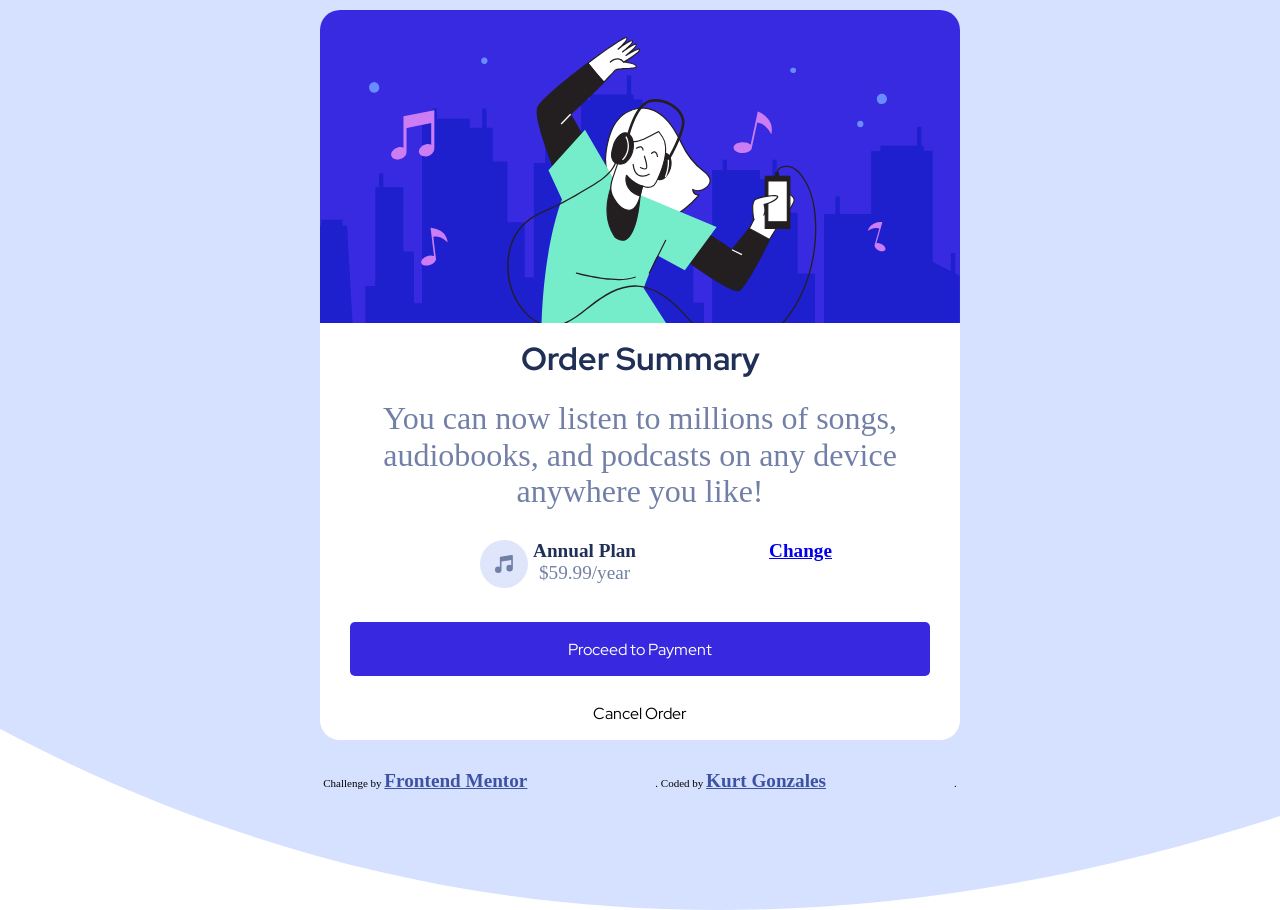
<file: order/index.html>
<!DOCTYPE html>
<html lang="en">
<head>
  <meta charset="UTF-8">
  <meta name="viewport" content="width=device-width, initial-scale=1.0"> 
  <link rel="icon" type="image/png" sizes="32x32" href="./images/favicon-32x32.png">
  <link rel="stylesheet" href="style.css">
  <title>Frontend Mentor | Order summary card</title>
</head>
<body>

    <div class="main">
      <div class="container">
        <div class="card">
          <img src="./images/illustration-hero.svg" alt="">
        </div>
        <div class="summary">
          <h1>Order Summary</h1>
          <p>You can now listen to millions of songs, audiobooks, and podcasts on any device anywhere you like!</p>
        </div>
        <div class="plan">
          <div class="music">
          <img src="./images/icon-music.svg" alt="">
        </div>
          <p><span>Annual Plan</span><br> 
             $59.99/year </p>
            <a href="change">Change</a>
        </div>
        <div class="buttons">
          <button id="block">Proceed to Payment</button>
          <button id="block-2"> Cancel Order</button>
        </div>
      </div>
    </div>
  <div class="attribution">
    Challenge by <a href="https://www.frontendmentor.io?ref=challenge" target="_blank">Frontend Mentor</a>. 
    Coded by <a href="#">Kurt Gonzales</a>.
  </div>
</body>
</html>
</file>
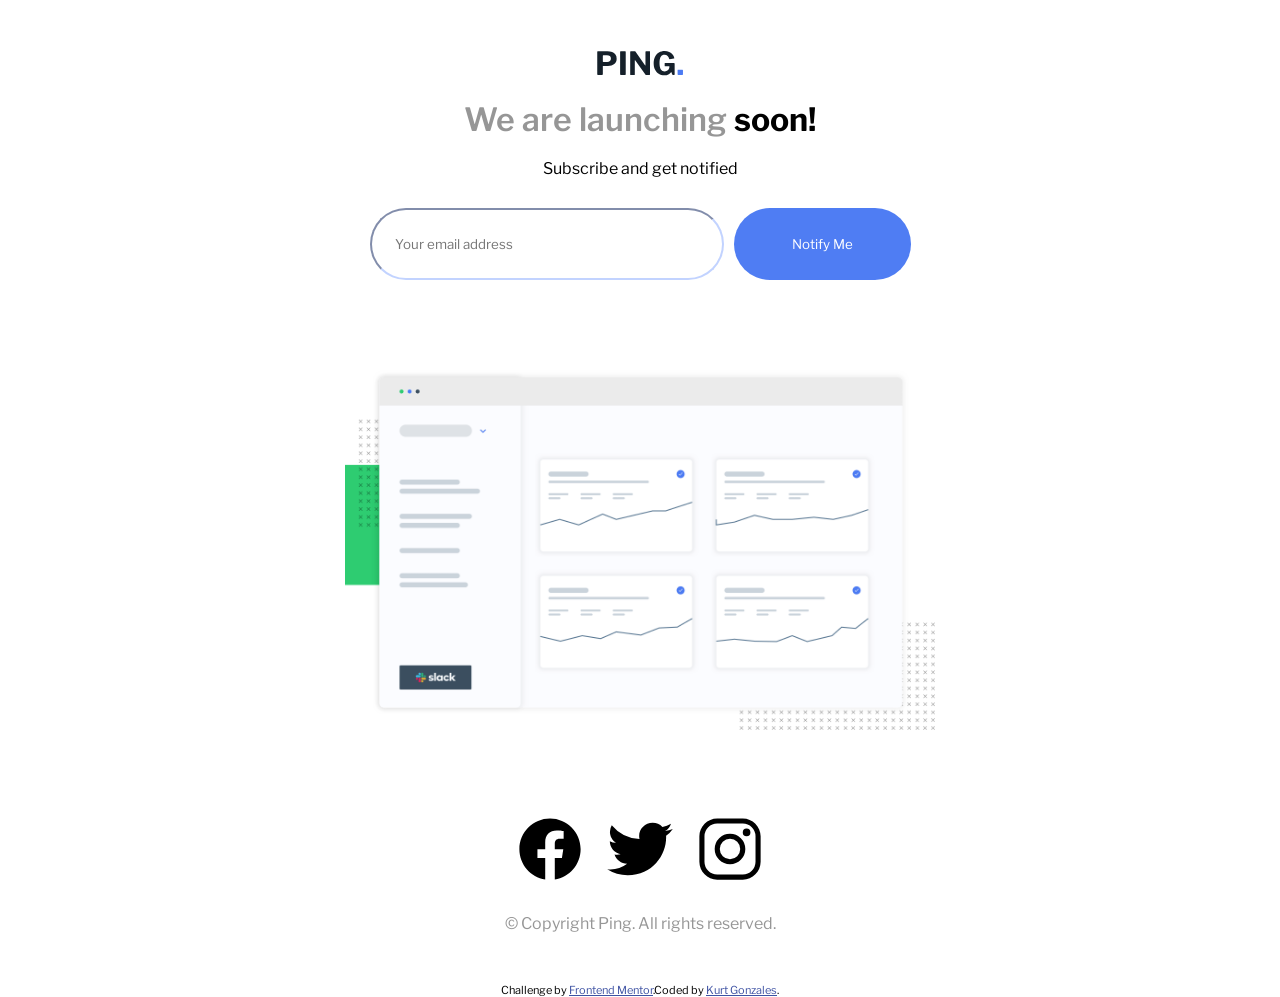
<file: ping/index.html>
<!DOCTYPE html>
<html lang="en">
<head>
  <meta charset="UTF-8">
  <meta name="viewport" content="width=device-width, initial-scale=1.0">
  <link rel="icon" type="image/png" sizes="32x32" href="./images/favicon-32x32.png">
  <link rel="stylesheet" href="style.css">
  <title>Frontend Mentor | Ping coming soon page</title>
</head>
<body>

  <div class="main-container">
    <div class="header">
    <img src="./images/logo.svg" alt="logo">
    <h1>We are launching<span> soon!</span></h1>
    <p> Subscribe and get notified</p>
    </div>
    <form class="form" id="form">
      <input type="text" placeholder="Your email address" id="email">
      <small>error</small>
      <button>Notify Me</button>
    </form>
    <div class="img-container">
      <img src="./images/illustration-dashboard.png" alt="">
    </div>
    <div class="social-icons">
      <img src="./images/logo-facebook (1).svg" alt="">
      <img src="./images/logo-twitter (1).svg" alt="">
      <img src="./images/logo-instagram (1).svg" alt="">
    </div>
    <div class="copyright">
    <p> &copy; Copyright Ping. All rights reserved.</p>
  </div>
  </div>
  <footer>
    <p class="attribution">
      Challenge by <a href="https://www.frontendmentor.io?ref=challenge" target="_blank">Frontend Mentor</a>.Coded by <a href="#">Kurt Gonzales</a>.</p>
  </footer>

  <script src="main.js"></script>
</body>
</html>
</file>
<file: style.css>
* {
    margin: 0;
    padding: 0;
    box-sizing: border-box;
}

body {
    color: white;
    background-color: hsl(233, 47%, 7%);
    margin: 80px;
}

/* CARD */
.card {
   display: flex;
   background: hsl(244, 38%, 16%);
   height: 73vh;
   margin: 100px auto;
   border-radius: 14px;
}

/* LEFT CONTENT */
.left-content h1 {
    color: hsl(0, 0%, 100%);
    margin: 40px;
    padding: 30px;
    text-align: center;
    font-size: 40px;
    font-family: 'Inter', sans-serif;
}

.insights {
    color: hsl(277, 64%, 61%);
}

.left-content #p1 {
    text-align: justify;
    font-family: 'Lexend Deca', sans-serif;
    color:  hsla(0, 0%, 100%, 0.75);
    font-size: 1.2em;
    line-height: 1.4em;
    margin: 50px;
    margin-top: -40px;
}

.stats {
    display: inline-block;
    padding: 50px;
    text-align: center;
    margin-top: -40px;
}

.stats h3 {
    color: hsl(0, 0%, 100%);
    font-weight: bolder;
    font-family: 'Inter', sans-serif;
    font-size: 1.7rem;
}

.stats p {
    color:hsla(0, 0%, 100%, 0.75);
    font-family: 'Lexend Deca', sans-serif;
    font-size: 1em;
}

/* RIGHT CONTENT IMAGE */
.right-content {
    background-color: hsl(277, 64%, 61%);
    border-top-right-radius: 14px;
    border-bottom-right-radius: 14px;
}
.right-content img {
    border-top-right-radius: 14px;
    border-bottom-right-radius: 14px;
    opacity: 0.5;
}
/* ATTRIBUTION */
.attribution { 
    font-size: 11px; 
    text-align: center; 
}
.attribution a { 
    color: hsl(228, 45%, 44%);
 }
</file>
<file: article/style.css>
@import url('https://fonts.googleapis.com/css2?family=Manrope:wght@500;700&display=swap');

* {
    margin: 0;
    padding: 0;
    box-sizing: border-box;
}
body {
    margin: 0;
    padding: 0;
    font-family: 'Manrope', sans-serif;
    background-color: hsl(210, 46%, 95%);
}

.card {
   margin: 50px;
   background-color: whitesmoke;
   border-top-right-radius: 15px;
   border-top-left-radius: 15px;
   border-bottom-left-radius: 15px;
   border-bottom-right-radius: 15px;
}

.image-container img {
    height: 40vh;
    max-width: 100%;
    width: 100%;
    border-top-right-radius: 15px;
    border-top-left-radius: 15px;
}

.customer {
    margin-top: 40px;
}

.customer h3 {
    margin: 15px;
    color: hsl(217, 19%, 35%);
    font-size: 1.3rem;
}

.customer p {
    margin: 15px;
    color: hsl(214, 17%, 51%);
    font-size: 1.2rem;
}

.avatar {
    margin-top: 30px;
    display: flex;
    position: relative;
}

.show-div .avatar {
    margin-top: -50px;
    visibility: hidden;
}

.avatar img {
    height: 10vh;
    border-radius: 50px;
    margin-left: 15px;
}

.avatar .share-btn {
    height: 5vh;
    margin-left: 6rem;
    margin-top: 15px;
    cursor: pointer;
}

.show {
    background: transparent;
    border: none;
}

.avatar h3 {
    margin-top: 10px;
    margin-left: 10px;
    font-size: 1rem;
    color: hsl(217, 19%, 35%);
}

span {
    font-size: 0.8rem;
    color: hsl(214, 17%, 51%);
}

.social-media {
    display: none;
}

.show-div .social-media {
    display: flex; 
    height: 10vh;
    background-color: hsl(217, 19%, 35%);
    border-bottom-right-radius: 15px;
    border-bottom-left-radius: 15px;
}

.social-media h3 {
    margin: 15px;
    text-transform: uppercase;
    letter-spacing: 0.3rem;
    color: hsl(214, 17%, 51%);
}

.social-media .icons {
    height: 5vh;
    margin-top: 13px;
    margin-left: 20px;
}

.social-media .share-btn-2 { 
    height: 5vh;
    margin-left: 50px;
    margin-top: 15px;
    cursor: pointer;
}

.attribution { 
    font-size: 11px; 
    text-align: center; 
}
.attribution a { 
    color: hsl(228, 45%, 44%); 
}

@media(min-width: 1000px) {
    .card {
        margin: 150px;
        display: flex;
        flex-direction: row;
    }

    .image-container{
       width: 100vw;
    }
    .image-container img {
        height: 57vh;
        border-top-right-radius: 0;
        border-top-left-radius: 15px;
        border-bottom-left-radius: 15px;
    }

    .customer {
        display: flex;
        flex-direction: column;
    }

    .customer h3 {
        font-size: 1.5rem;
    }

    .customer p {
        margin-top: -1px;
        font-size: 1.1rem;
    }

    .avatar {
        margin-top: 10px;
    }

    .show-div .avatar {
        visibility: visible;
        margin-top: 20px;
    }

    .avatar h3 {
        font-size: 1rem;
    }

    .share-btn {
        padding-left: 100px;
    }

    .show-div .social-media {
        position: absolute;
        top: 60%;
        left: 70%;
        border-radius: 20px;
    }

    .show-div .share-btn-2 {
        display: none;
    }

    .show-div .social-media img {
        height: 5vh;
        margin: 15px;
    }
}
</file>
<file: base/style.css>
@import url('https://fonts.googleapis.com/css2?family=Josefin+Sans:wght@300;400;600&display=swap');
* {
    margin: 0;
    padding: 0;
    box-sizing: border-box;
    font-family: 'Josefin Sans', sans-serif;
}

.logo {
    margin: 20px;
}

.hero-image img {   
    width: 100%;
}

.banner {
    text-align: center;
    margin: 40px;
    margin-top: 50px;
}

.banner h1 {
    color:  hsl(0, 36%, 70%);
    font-size: 3rem;
    text-transform: uppercase;
    letter-spacing: 0.8rem;
    margin-bottom: 20px;
}

.banner h1 span {
    text-transform: uppercase;
    color: hsl(0, 6%, 24%);
}

.banner p {
    color:  #ce9797;
    line-height: 1.5rem;
    font-size: 1.2rem;
}

.form {
    margin-top: -20px;
    text-align: center;
}

.form input {
    width: 60%;
    padding: 15px;
    border-radius: 20px;
    border-color: #ce9797;
    outline: 0;
}

.form.success input {
    border-color: #2ecc71;
}

.form .icon {
    position: absolute;
    left: 63%;
    margin-top: 13px;
    visibility: hidden;
}

.form.error .icon {
    visibility: visible;
}

.form button {
    position: absolute;
    background-color: hsl(0, 36%, 70%);
    border-radius: 25px;
    width: 70px;
    height: 47px;
    left: 70%;
    border: none;
    cursor: pointer;
}

small {
    display: block;
    position: absolute;
    margin-top: 5px;
    left: 25%;
    color: hsl(0, 93%, 68%);
    visibility: hidden;
}

.form.error small {
    visibility: visible;
}

.attribution { 
    margin-top: 20px;
    font-size: 11px; 
    text-align: center; 
}
.attribution a { 
    color: hsl(228, 45%, 44%); 
}

@media(min-width: 1000px){
    .main-container {
        background-image: url('./images/bg-pattern-desktop.svg');
    }

    .hero-image img {
       position: absolute;
       left: 50%;
       bottom: 0%;
       height: 100vh;
       width: 50%;
    }

    .logo {
        padding: 20px;
        margin-left: 50px;
    }

    .banner {
        position: absolute;
        right: 60%;
    }

    .banner h1, .banner p {
        text-align: left;
        margin-left: 30px;
    }

    .form {
        position: absolute;
        top: 80%;
        right: 55%;
        width: 50%;
    }

    .attribution {
        position: absolute;
        top: 95%;
        margin-left: 80px;
    }

}
</file>
<file: bootcamp/style.css>
@import url("https://fonts.googleapis.com/css2?family=Inter:wght@300;500;700&display=swap");
* {
  margin: 0;
  padding: 0;
  box-sizing: border-box;
}

body {
  background-image: url("./images/pattern-bg.svg");
  background-repeat: no-repeat;
  background-position: top;
}

.slide-container {
  display: flex;
  position: relative;
}

.slider {
  position: absolute;
  display: none;
  transition: all 0.3s ease;
}

.main {
  display: block;
}

.img-container {
  margin-top: -10px;
}

.img-container img {
  height: 70vh;
  margin-top: 110px;
  margin-left: 30px;
  border-radius: 10px;
}

.btns button {
  margin-left: 90px;
  background-color: lightgray;
  width: 80px;
  height: 8vh;
  border: none;
  border-radius: 20px;
  cursor: pointer;
}

.btns .prev {
  position: absolute;
  top: 85%;
  left: 20%;
}

.btns .next {
  position: absolute;
  top: 85%;
  right: 35%;
}

.text-container {
  background-image: url("./images/pattern-quotes.svg");
  background-repeat: no-repeat;
  background-position: top;
  margin-top: 150px;
  margin-left: 30px;
}

.text-container h2 {
  text-align: center;
  color: hsl(240, 38%, 20%);
  font-weight: normal;
  font-family: "Inter", sans-serif;
  padding: 20px;
  font-size: 1.4rem;
}

.text-container h3 {
  text-align: center;
  font-family: "Inter", sans-serif;
  margin-top: 20px;
  text-transform: capitalize;
  color: hsl(240, 38%, 20%);
}

.text-container span {
  color: hsl(240, 18%, 77%);
  font-weight: normal;
}

.attribution {
  font-size: 11px;
  text-align: center;
}
.attribution a {
  color: hsl(228, 45%, 44%);
}

@media (min-width: 1000px) {
  .main {
    display: flex;
    flex-direction: row-reverse;
  }

  .img-container {
    margin-right: 150px;
  }

  .text-container {
    background-image: url("./images/pattern-quotes.svg");
    background-position: inherit;
    margin-top: 200px;
    margin-right: -110px;
  }

  .text-container h2 {
    text-align: left;
    font-size: 1.9rem;
    margin-left: 50px;
    line-height: 2.5rem;
  }

  .text-container h3 {
    display: flex;
    margin-left: 70px;
  }

  .text-container span {
    margin-left: 10px;
  }

  .btns button {
    margin-top: -20px;
    margin-left: 40px;
  }

  .btns .prev {
    left: 52%;
  }

  .attribution {
    position: absolute;
    left: 40%;
    top: 95%;
  }
}
</file>
<file: chirp/style.css>
@import url("https://fonts.googleapis.com/css2?family=Inter:wght@100;300;400;500;700&display=swap");
* {
    margin: 0;
    padding: 0;
    box-sizing: border-box;
    font-family: "Inter", sans-serif;
}

nav {
    background-color: #fbf8f3;
    height: 125vh;
}

.hamburger img {
    visibility: hidden;
}

.flex-container {
    display: flex;
    justify-content: space-between;
}

.logo {
    margin: 50px;
}

.logo a {
    text-decoration: none;
    font-size: 1.3rem;
    font-style: italic;
    font-weight: bolder;
    color: #00acee;
}

.nav-links {
    display: flex;
    margin: 50px;
}

.links ul {
    display: flex;
    list-style: none;
}

.links ul li {
    margin-right: 60px;
    color: #737b87;
    font-weight: 500;
}

.links ul li:hover {
    transform: scale(1.2);
    cursor: pointer;
}

.btn button {
    margin-top: -20px;
    background-color: #00acee;
    color: white;
    font-weight: 500;
    padding: 15px;
    border-radius: 5px;
    border: none;
}

.btn i,
.btn-2 i,
.btn-3 i {
    color: white;
    margin-right: 8px;
}

.btn button:hover,
.btn-2 button:hover,
.btn-3 button:hover {
    opacity: 0.7;
    cursor: pointer;
}

.nav-content {
    display: flex;
}

.slogan {
    margin: 50px;
}

.slogan h1 {
    font-size: 3.4rem;
}

.slogan p {
    font-size: 1rem;
    font-weight: 500;
    margin-top: 10px;
    line-height: 1.5rem;
    width: 122%;
    color: #737b87;
}

.btn-2 {
    margin-top: 10px;
}

.btn-2 button {
    background-color: #00acee;
    color: white;
    font-weight: 500;
    padding: 15px;
    border-radius: 5px;
    border: none;
}

.btn-2 a {
    text-decoration: none;
    color: #5592a9;
    font-weight: 600;
    margin-left: 15px;
}

.avatars {
    display: flex;
    flex-direction: row-reverse;
    margin-top: 20px;
    margin-right: 210px;
}
.avatar {
    margin-left: -20px;
}

.avatar-2,
.avatar-3,
.avatar-4,
.avatar-5,
.avatar-6,
.avatar-7,
.avatar-8,
.avatar-9 {
    margin-left: -20px;
}

.avatar-p span {
    color: #5592a9;
    font-weight: 600;
}

.slogan-img img {
    width: 60%;
    margin-left: 230px;
}

.tablet {
    display: none;
}

.feature-section {
    margin: 50px;
}

.feature h2 {
    margin-bottom: 30px;
}

.grid-container {
    display: grid;
    grid-template-columns: 1fr 1fr;
    grid-gap: 15px;
}

.grid-1,
.grid-2,
.grid-3,
.grid-4 {
    border: 1px solid #737b87;
    border-radius: 5px;
    padding: 25px;
}

.grid-1 h3,
.grid-2 h3,
.grid-3 h3,
.grid-4 h3 {
    margin-top: 10px;
}

.grid-1 p,
.grid-2 p,
.grid-3 p,
.grid-4 p {
    margin-top: 10px;
    color: #737b87;
}

#analytics,
#smart,
#tweet,
#dark {
    font-size: 2rem;
}

.twt-section {
    background-color: #d9f5f5;
    display: flex;
}

.tweets,
.tweets-2,
.tweets-3 {
    width: 65%;
    padding: 40px;
}

.tweets h3 {
    margin-left: 50px;
    font-size: 2rem;
}

.tweet-1 {
   margin: 50px;
   padding: 40px;
   background-color: #fff;
   width: 75%;
   border-radius: 5px;
}

.tweet-2 {
   margin: 50px;
   margin-top: 90px;
   margin-left: -130px;
   padding: 40px;
   background-color: #fff;
   height: 45vh;
   width: 130%;
   border-radius: 5px;
}

.tweets-3 {
    margin: 50px;
    margin-top: 130px;
    margin-left: -65px;
    padding: 40px;
    background-color: #fff;
    height: 37.5vh;
    width: 60%;
    border-radius: 5px;
}

.tweet-1-flex,
.tweet-2-flex,
.tweet-3-flex {
    display: flex;
}

.tweet-3-flex img {
    margin-right: 10px;
}

.name,
.name-2 {
    margin-left: 20px;
}

.name-3 {
    margin-right: -200px;
}

.name p,
.name-2 p {
    color: #737b87;
}

.twt-logo img {
    margin-left: 90px;
}

.twt-logo-2 img {
    margin-left: 120px;
}

.twt-logo-3 img {
    margin-left: 290px;
}

.twt-p,
.twt-p-2,
.twt-p-3 {
    margin-top: 10px;
    color: #737b87;
    line-height: 1.5rem;
}

.like,
.like-2,
.like-3 {
    display: flex;
    margin-top: 20px;
    margin-bottom: -20px;
}

.like span,
.like-2 span,
.like-3 span {
    color: #737b87;
    margin-left: 2px;
}

.date {
    margin-left: 110px;
    color: #737b87;
}

.date-2 {
    margin-left: 165px;
    color: #737b87;
}

.date-3 {
    margin-left: 120px;
    color: #737b87;
}

.price {
    margin: 50px;
    margin-left: 450px;
}

.simple {
    text-align: center;
    margin-left: -400px;
}

.simple h2 {
    font-size: 2rem;
}

.simple p {
    margin-top: 10px;
    color: #737b87;
}

.card {
    margin-top: 40px;
    margin-left: -40px;
    width: 60%;
    border-radius: 10px;
    background-color: #faf8f2;
    border: 1px solid #ffad23;
}

.card-info {
    margin: 20px;
}

.card-info h3 {
    color: #737b87;
    font-weight: normal;
}

.card-info h4 {
    font-size: 2.2rem;
}

.card-info span {
    font-size: 1rem;
    color: #737b87;
}

.border {
    margin-top: 10px;
    margin-bottom: 10px;
    border-top: 1px solid #737b87;
    width: 100%;
}

.checks {
    display: flex;
    padding: 5px;
}

.checks p {
    color: #737b87;
    margin-left: 8px;
}

.btn-3 button {
    width: 100%;
    padding: 8px;
    border-radius: 5px;
    border: none;
    background-color: #00acee;
    color: white;
}

footer {
    background-color: #d9f5f5;
    
}

.flex-footer {
    display: flex;
    justify-content: space-between;
}

.privacy ul {
    display: flex;
    list-style: none;
    margin: 40px;
}

.privacy ul li {
    margin-left: 15px;
    font-weight: 500;
    cursor: pointer;
}

.logo-2 {
    margin: 40px;
}

.logo-2 a {
    text-decoration: none;
    font-size: 1.3rem;
    font-style: italic;
    font-weight: bolder;
    color: #00acee;
}

.black-logo img {
    margin: 40px;
    margin-left: 630px;
    margin-right: -190px;
}


@media(max-width: 800px) {
    nav {
        height: 175vh;
    }

    .nav-content {
        display: flex;
        flex-direction: column-reverse;
    }

    .slogan-img {
        display: none;
    }

    .tablet {
        display: block;
    }

    .tablet img {
        width: 95%;
        margin-left: 20px;
    }

    .slogan {
        margin-left: 20px;
    }

    .slogan p {
        width: 90%;
    }

    .avatars {
        margin-right: 470px;
    }

    .grid-container {
        display: grid;
        grid-template-columns: 1fr;
    }

    .tweets h3 {
        width: 100%;
    }

    .tweets {
        margin-top: 42px;
    }

    .tweet-2 {
        margin-top: 130px;
    }

    .card {
        margin-left: -270px;
        width: 150%;
    }

    .black-logo {
        margin-left: -150px;
    }

    .black-logo img {
        margin-left: 300px;
    }
}

@media(max-width: 550px) {
    nav {
        height: 235vh;
    }

    .hamburger img {
        visibility: visible;
        margin-top: 50px;
        margin-left: 270px;
        cursor: pointer;
    }

    .nav-links.show-nav {
        visibility: visible;
        margin-bottom: 200px;
    }

    .nav-links {
        visibility: hidden;
        margin-top: 80px;
        margin-left: -250px;
        margin-right: 300px;
        display: block;
    }

    .links ul {
        display: block;
        padding: 15px;
    }

    .links ul li {
        padding: 5px;
    }

    .btn {
        margin-left: -40px;
    }

    .tablet img {
        display: none;
    }

    .slogan-img {
        margin-top: -160px;
        display: block;
    }

    .slogan-img img {
        width: 85%;
        margin-left: 40px;
    }

    .slogan p {
        width: 80%;
    }

    .btn-2 {
        display: flex;
        flex-direction: column;
    }

    .btn-2 button {
        font-size: 1rem;
    }

    .btn-2 a {
        text-align: center;
        margin-top: 10px;
    }

    .avatars {
        margin-left: 250px;
    }

    .avatar-p p {
        width: 110%;
    }

    .twt-section {
        display: flex;
        flex-direction: column;
    }

    .tweet-1 {
        width: 150%;
        margin-left: 20px;
    }

    .tweet-2 {
        width: 150%;
        margin-top: -100px;
        margin-left: 20px;
    }

    .tweets-3 {
        width: 72%;
        margin-top: -55px;
        margin-left: 62px;
    }

    .twt-logo-2 img {
        margin-left: 85px;
    }

    .like-2 {
        margin-top: 10px;
    }

    .date-2 {
        margin-left: 115px;
    }

    .date-3 {
        margin-left: 100px;
    }

    .name-3 {
        margin-left: -9px;
    }

    .tweets h3 {
        width: 150%;
        margin-left: 20px;
    }

    .price {
        width: 40%;
    }

    .simple {
        margin-left: -600px;
    }

    .card {
        margin-left: -350px;
    }

    .flex-footer {
        display: flex;
        flex-direction: column;
    }

    .black-logo {
        margin-top: -60px;
        margin-left: -270px;
    }

    .privacy ul {
        margin-top: -65px;
        margin-left: 60px;
    }
}
</file>
<file: clipboard/style.css>
* {
    padding: 0;
    margin: 0;
    box-sizing: border-box;
}

body {
    background-image: url('./images/bg-header-mobile.png');
    background-repeat: no-repeat;
    background-size: contain;
    font-family: 'Bai Jamjuree', sans-serif;
}

h1 {
    margin-top: -50px;
    font-size: 2.9em;
    color:  hsl(210, 10%, 33%);
}

h2 {
    font-size: 2.5em;
    margin-top: 50px;
    color:  hsl(210, 10%, 33%);
}

p {
    margin-top: 20px;
    font-size: 1.5rem;
    line-height: 1.5em;
    color:  hsl(201, 11%, 66%);
}

.top {
    text-align: center;
}

.top-content img {
    padding: 120px;
}

button {
    display: block;
    margin-top: 30px;
    margin-left: 110px;
    background-color: hsl(171, 66%, 44%);
    color: white;
    border: none;
    border-radius: 20px;
    width: 50%;
    height: 8vh;
}

#btn-2 {
    margin-top: 20px;
    background-color: hsl(233, 100%, 69%);
}

button:hover {
    opacity: 0.6;
}

.top-after {
    text-align: center;
    margin-top: 130px;
}

.top-after-content img {
    height: 50vh;
    padding: 50px;
}

.middle {
    text-align: center;
    margin-top: 200px;
}

.middle-content img {
    height: 50vh;
    padding: 50px;
}

.middle-content #icon {
    height: 25vh;
    margin-bottom: -50px;
}

.middle-logo {
    margin-top: 150px;
}
.middle-logo img {
   display: block;
   margin-top: 50px;
   margin-left: 150px;
}

.bottom {
    text-align: center;
    margin-top: 150px;
}

.bottom-after {
    text-align: center;
    background-color: #F5F6F8;
    margin-top: 150px;
}

#faqlogo {
    padding: 30px;
    height: 20vh;
}

.bottom-after-content ul {
    line-height: 2em;
    font-size: 1.3em;
    color:   hsl(210, 10%, 33%);
}

.socmed img {
    padding: 20px;
    margin-top: 10px;
}

.attribution { 
    font-size: 11px; 
    text-align: center; 
}
 .attribution a { 
     color: hsl(228, 45%, 44%); 
}

@media (min-width: 1000px) {
   p {
      width: 50%;
      margin-left: 300px;
      font-size: 1.2em;
  }

  .top-content .buttons {
      display: flex;
  }

  .buttons button {
    width: 20%;
    margin-left: 330px;
  }

  .buttons #btn-2 {
      width: 20%;
      margin-top: 27px;
      margin-left: 50px;
  }

  .bottom-content .buttons {
      display: flex;
  }

  .top-after-content img {
      float: left;
      height: 100vh;
      margin-left: -100px;
  }

  #h2-left {
      text-align: left;
      font-size: 2em;
  }

  .top-after-content #p-2 {
      text-align: left;
  }

  .middle-content #device {
      height: 80vh;
  }

 .middle-in {
      display: grid;
      grid-template-columns: 1fr 1fr 1fr;
 }

 .mid-imgs {
     grid-column: 1;
     text-align: center;
 }

 .mid-imgs-2 {
     grid-column: 2;

 }

 .mid-imgs-3 {
     grid-column: 3;
 }

 .mid-imgs #p-1 {
     text-align: center;
     font-size: 1em;
     margin-left: 90px; 
 }

 .mid-imgs-2 #p-2 {
    text-align: center;
    font-size: 1em;
    margin-left: 90px; 
 }

 .mid-imgs-3 #p-3 {
    text-align: center;
    font-size: 1em;
    margin-left: 90px; 
 }
  
.logo {
      display: flex;
  }

.logo img {
      margin-right: -80px;
  }

.bottom-after-content {
      display: grid;
      grid-template-columns: repeat(3, 1fr);
      grid-gap: 1rem;
  }
  
  ul {
      display: grid;
      grid-template-columns: repeat(3, 1fr);
      text-align: left;
  }

  li {
      list-style: none;
  }
 
}
</file>
<file: faqs/style.css>
@import url('https://fonts.googleapis.com/css2?family=Kumbh+Sans:wght@400;700&display=swap');

* {
    margin: 0;
    padding: 0;
    box-sizing: border-box;
}

body {
    background-color: hsl(273, 75%, 66%);
    font-family: 'Kumbh Sans', sans-serif;
}

h2 {
    text-transform: uppercase;
}

p {
    color: hsl(237, 12%, 33%);
}

.card {
    background-color: #fff;
    height: 80vh;
    max-width: 100%;
    width: 65%;
    margin: 100px;
    display: flex;
    flex-direction: column;
    border-radius: 20px;
    box-shadow: 6px 26px 35px 2px rgba(0,0,0,0.75);
}

.img-container {
    margin-top: -110px;
}

.text-container {
    align-items: center;
    text-align: center;
    margin-top: 2rem;
}

.questions {
    margin-top: 0.4rem;
    text-align: center;
    font-size: 0.9rem;
}

.seperator {
    padding: .2em;
    width: 90%;
    margin-left: 0.7rem;
    border-bottom: 1px solid #CCC;
    display: visible;
}

.btn-show {
    background: transparent;
    border: none;
    cursor: pointer;
}

.question-1, 
.question-2, 
.question-3,
.question-4,
.question-5 {
    display: flex;
    flex-direction: row;
    justify-content: space-between;
    text-align: center;
    align-items: center;
    padding: 10px;
}


/* Hide answers */
.hidden-answer {
    display: none;
    font-size: 0.8rem;
    text-align: left;
    margin: 0.9rem;
    margin-top: 0.3rem;
}

.show-answer .hidden-answer {
    display: block;
}

.btn-down {
    display: none;
}

.show-answer .btn-down {
    display: inline;
}

.show-answer .btn-up {
    display: none;
}
.show-answer .btn-down:hover {
    transform: rotate(180deg);
    cursor: pointer;
}

.show-answer .question-1,
.show-answer .question-2,
.show-answer .question-3,
.show-answer .question-4,
.show-answer .question-5 {
    font-weight: bolder;
}

.attribution { 
    font-size: 11px; 
    text-align: center; 
}
.attribution a { 
    color: hsl(228, 45%, 44%); 
}

@media (min-width: 1000px) {
    .card {
        display: flex;
        flex-direction: row;
        max-width: 100%;
        width: 60%;
        margin: 60px 60px 60px 250px;
    }

    .img-container {
        margin-top: 100px;
        margin-left: -80px;
    }

    .img-container img {
        height: 50vh;
    }

    .text-container {
        margin-top: 100px;
    }

    .text-container h2 {
        margin-right: 275px;
    }

    .questions {
       margin-left: 30px;
       margin-right: 50px;
    }

    .btn-show {
        margin-left: 40px;
    }

}
</file>
<file: fylo/style.css>
* {
    padding: 0;
    margin: 0;
    box-sizing: border-box;
}

body {
    margin: 0;
    padding: 0;
    background:hsl(217, 28%, 15%);
}

img {
    height: 7vh;
    margin-top: 20px;
    margin-left: 10px;
}

ul {
    float: right;
}
li {
    display: inline-block;
    font-family: 'Raleway', sans-serif;
    padding: 15px;
    margin-top: 20px;
    margin-right: 10px;
    color:  hsl(0, 0%, 100%);
}

li:hover {
    background: white;
    border-radius: 20px;
    color: black;
    cursor: pointer;
}

.navigation-bg {
    background-image: url('./images/illustration-intro.png');
    background-repeat: no-repeat;
    background-position: center;
    background-size: cover;
    position: relative;
    height: 50vh;
    margin: 70px;
}

.body {
    background-image: url('./images/bg-curvy-mobile.svg');
    background-repeat: no-repeat;
    background-position: center;
    background-size: cover;
    text-align: center;
}

.body-content h1 {
    color:  hsl(0, 0%, 100%);
    font-family: 'Raleway', sans-serif;
    font-size: 2.2em;
    line-height: 1.5em;
}

.body-content p {
    padding: 20px;
    color: hsl(0, 0%, 100%);
    font-family: 'Open Sans', sans-serif;
    font-size: 1.3em;
    opacity: 0.9;
}

.body-content #btn-1 {
    background-color: hsl(176, 68%, 64%);
    color:  hsl(0, 0%, 100%);
    border: none;
    height: 8vh;
    width: 50%;
    border-radius: 20px;
}

.body-content #btn-1:hover {
    -ms-transform: scale(1.5); 
    -webkit-transform: scale(1.5); 
    transform: scale(1.1);
}

.feature-content {
    margin-top: 100px;
    text-align: center;
}

.feature-content img {
    height: 15vh;
}

.feature-content h2 {
    margin-top: 20px;
    color:  hsl(0, 0%, 100%);
    font-family: 'Raleway', sans-serif;
}

.feature-content p {
    margin-top: 20px;
    color: hsl(0, 0%, 100%);
    font-size: 1em;
    font-family: 'Open Sans', sans-serif;
    opacity: 0.9;
}

.location {
    margin-top: 150px;
}

.location img {
    height: 50vh;
}

.location h2 {
    margin-top: 40px;
    color:  hsl(0, 0%, 100%);
    font-family: 'Raleway', sans-serif;
}

.location p {
    text-align: left;
    margin-left: 20px;
    margin-top: 20px;
    color: hsl(0, 0%, 100%);
    font-size: 1.3em;
    font-family: 'Open Sans', sans-serif;
    opacity: 0.9;
}

a { 
    color: hsl(176, 68%, 64%);
    float: left;
    margin-left: 20px;
    margin-top: 10px;
}

#logo {
    height: 20px;
    margin-top: 10px;
    margin-right: 300px;
}

.testimonies {
    margin-top: 150px;
}

.quote {
    margin-right: 340px;
    margin-bottom: -50px;
    height: 10vh;
}

.profile-1 {
    background-color: hsl(219, 30%, 18%);
    height: 30vh;
    margin: 50px;
    border-radius: 5px;
}

.profile-1 p {
    text-align: left;
    padding: 20px;
    color:  hsl(0, 0%, 100%);
    opacity: 0.8;
    line-height: 1.5em;
    font-family: 'Open Sans', sans-serif;
    font-size: 0.9em;
}

.profile-1 img {
    float: left;
    margin-left: 20px;
    margin-top: 2px;
    border-radius: 50%;
}

.profile-1 h3 {
    text-align: left;
    color:  hsl(0, 0%, 100%);
    font-family: 'Raleway', sans-serif;
    padding-left: 70px;
}

.profile-1 h4 {
    text-align: left;
    font-family: 'Raleway', sans-serif;
    color: hsl(0, 0%, 100%);
    opacity: 0.8;
    padding-left: 70px;
    font-size: 0.8em;
}

.profile-2 {
    background-color: hsl(219, 30%, 18%);
    height: 30vh;
    margin: 50px;
    border-radius: 5px;
}

.profile-2 p {
    text-align: left;
    padding: 20px;
    color:  hsl(0, 0%, 100%);
    opacity: 0.8;
    line-height: 1.5em;
    font-family: 'Open Sans', sans-serif;
    font-size: 0.9em;
}

.profile-2 img {
    float: left;
    margin-left: 20px;
    margin-top: 2px;
    border-radius: 50%;
}

.profile-2 h3 {
    text-align: left;
    color:  hsl(0, 0%, 100%);
    font-family: 'Raleway', sans-serif;
    padding-left: 70px;
}

.profile-2 h4 {
    text-align: left;
    font-family: 'Raleway', sans-serif;
    color: hsl(0, 0%, 100%);
    opacity: 0.8;
    padding-left: 70px;
    font-size: 0.8em;
}

.profile-3 {
    background-color: hsl(219, 30%, 18%);
    height: 30vh;
    margin: 50px;
    border-radius: 5px;
}

.profile-3 p {
    text-align: left;
    padding: 20px;
    color:  hsl(0, 0%, 100%);
    opacity: 0.8;
    line-height: 1.5em;
    font-family: 'Open Sans', sans-serif;
    font-size: 0.9em;
}

.profile-3 img {
    float: left;
    margin-left: 20px;
    margin-top: 2px;
    border-radius: 50%;
}

.profile-3 h3 {
    text-align: left;
    color:  hsl(0, 0%, 100%);
    font-family: 'Raleway', sans-serif;
    padding-left: 70px;
}

.profile-3 h4 {
    text-align: left;
    font-family: 'Raleway', sans-serif;
    color: hsl(0, 0%, 100%);
    opacity: 0.8;
    padding-left: 70px;
    font-size: 0.8em;
}

.sign-up {
    margin-top: 200px;
}

.sign-content {
    background-color: hsl(217, 28%, 15%);
    height: 60vh;
    border-radius: 10px;
    margin: 30px;
}

.sign-content h3 {
    padding: 30px;
    color: hsl(0, 0%, 100%);
    font-family: 'Raleway', sans-serif;
    font-size: 1.8em;
}

.sign-content p {
    color: hsl(0, 0%, 100%);
    opacity: 0.9;
    font-size: 1.1em;
    line-height: 1.5em;
    font-family: 'Open Sans', sans-serif;
}

form {
    margin-top: 20px;
}

input {
    display: block;
    margin-left: 20px;
    margin-bottom: 20px;
    padding: 15px;
    border-radius: 20px;
    width: 90%;
    border: none;
}

#btn-2 {
    margin-left: 2px;
    padding: 15px;
    border-radius: 20px;
    width: 90%;
    border: none;
    background-color: hsl(176, 68%, 64%);
    color: hsl(0, 0%, 100%);
}

#btn-2:hover {
    -ms-transform: scale(1.5); 
    -webkit-transform: scale(1.5); 
    transform: scale(1.1);
}

.about-us {
    background-color:  hsl(216, 53%, 9%);
}

.main-logo img {
    display: flex;
    height: 14vh;
    margin: 50px;
}

#logos {
    display: flex;
    height: 3vh;
}

.ab-content #p1 {
    color: hsl(0, 0%, 100%);
    font-family: 'Raleway', sans-serif;
    font-size: 1.5em;
    text-align: left;
    margin: 30px;
    margin-left: 40px;
    margin-top: -20px;
}

.ab-content #p2 {
    color: hsl(0, 0%, 100%);
    font-family: 'Raleway', sans-serif;
    font-size: 1.5em;
    text-align: left;
    margin: 30px;
    margin-left: 40px;
    margin-top: -24px;
}

.ab-content #p3 {
    color: hsl(0, 0%, 100%);
    font-family: 'Raleway', sans-serif;
    font-size: 1.5em;
    text-align: left;
    margin: 30px;
    margin-left: 40px;
    margin-top: -25px;
}

.information-1 {
    text-align: left;
    margin-top: 80px;
    margin-left: 15px;
    line-height: 2em;
    font-size: 1.3em;
    font-weight: 500;
    color: hsl(0, 0%, 100%);
    font-family: 'Open Sans', sans-serif;
    cursor: pointer;
}

.social-media {
    padding: 40px;
    margin-right: 50px;
}
.attribution { 
    font-size: 11px; 
    text-align: center; 
}
.attribution a { 
    color: hsl(228, 45%, 44%); 
}

@media (min-width: 1000px) {
.navigation-bg {
    height: 50vh;
    width: 50%;
    margin: 100px;
    margin-left: 250px;
    padding: 230px;
}

.body {
    background-image: url('./images/bg-curvy-desktop.svg');
}

.body-content {
    width: 50%;
    margin-left: 310px;
}

.feature-content {
    display: grid;
    grid-template-columns: 1fr 1fr;
    width: 50%;
    margin-left: 300px;
    grid-gap: 100px;
    grid-row-gap: 50px;
}

.location img {
    float: left;
    margin-left: 120px;
}

.location h2 {
    text-align: left;
    width: 80%;
}

a {
    margin-left: 2px;
}
#logo {
    padding-right: 170px;
    margin-left: 5px;
    margin-top: 10px;
}
.quote {
    text-align: left;
    margin-left: 40px;
}
.profiles {
    display: grid;
    grid-template-columns: 1fr 1fr 1fr;
}
.sign-up {
    width: 75%;
    margin-left: 150px;
}

.sign-up h3 {
    padding: 40px;
}
form {
    display: flex;
    margin-top: 50px;
    margin: 30px;
}

input {
    height: 10vh;
    border-radius: 30px;
}

#btn-2 {
    width: 30%;
    border-radius: 70px;
    height: 10vh;
}

.about-us {
    display: flex;
}

}
</file>
<file: fylo2/style.css>
* {
    padding: 0;
    margin: 0;
    box-sizing: border-box;
}

body {
    margin: 0;
    padding: 0;
}

h1 {
    font-family: 'Raleway', sans-serif;
    font-size: 2.2em;
    line-height: 1.3em;
}

p {
    font-family: 'Open Sans', sans-serif;
}

.logo img {
    margin: 40px;
}

.navigation {
    float: right;
    margin-top: -95px;
    margin-right: 30px;
}

.l1 {
    display: inline-block;
    padding: 20px;
}

.l1:hover {
    background: black;
    border-radius: 20px;
    color: white;
    cursor: pointer;
}

.columns {
    display: grid;
    grid-template-columns: 1fr 1fr;
}

.right-column img {
    height: 50vh;
    margin-left: 160px;
}

.left-column {
    margin: 50px;
}

.left-column p {
    margin-top: 15px;
}

.f1 {
    margin-top: 10px;
}

#i1 {
    width: 50%;
    height: 5vh;
}

#btn-1 {
    width: 30%;
    height: 5vh;
    margin-left: 10px;
    background-color: hsl(224, 93%, 58%);
    border: none;
    color: white;
}

#btn-1:hover {
    -ms-transform: scale(1.5); 
    -webkit-transform: scale(1.5); 
     transform: scale(1.1);
}

.column-2 {
    display: grid;
    grid-template-columns: 1fr 1fr;
    margin-top: 200px;
    background-image: url('./images/bg-curve-desktop.svg');
    background-repeat: no-repeat;
    background-position: center;
    background-size: cover;
    
}

.left-column-2 {
    margin: 50px;
}

.left-column-2 p {
    margin-top: 20px;
    width: 50%;
    font-family: 'Open Sans', sans-serif;
}

#p2 {
    margin-top: 10px;
    margin-bottom: 8px;
}

a {
    color: hsl(170, 45%, 43%);
}

.testimony {
    margin: 30px;
    width: 30%;
    height: 40vh;
    background-color: white;
}

#logo-2 {
    margin-left: 30px;
    margin-bottom: -20px;
}

.testimony p {
    margin-left: 30px;
    font-size: 1em;
    font-family: 'Open Sans', sans-serif;
    width: 70%;
}

.testimony h3 {
    margin-top: 5px;
    margin-left: 75px;
    font-size: 1em;
}

.testimony h4 {
    font-size: 0.8em;
    margin-left: 75px;
}

#avatar {
    float: left;
    border-radius: 50%;
    height: 7vh;
    margin-left: 25px;
}
.right-column-2 {
    margin-left: 800px;
    margin-top: -500px;
}
.right-column-2 img {
    height: 50vh;
}

.access {
    display: grid;
    grid-template-columns: 1fr 1fr;
    background-color:  hsl(238, 22%, 44%);
    height: 45vh;
    margin-top: 200px;
    margin-left: -50px;
    margin-right: -50px;
}

.a-1 {
    margin: 50px;
}

.a-1 h1 {
    font-family: 'Raleway', sans-serif;
    font-size: 2em;
    color:  hsl(240, 75%, 98%);
}

.a-1 p {
    font-family: 'Open Sans', sans-serif;
    color: hsl(240, 75%, 98%);
    font-size: 1.2em;
    width: 100%;
    line-height: 1.5em;
}

.a-2 {
    margin: 80px;
}

#i2 {
    display: block;
    width: 75%;
    height: 5vh;
    border-radius: 3px;
    border: none;
}

#btn-2 {
    margin-top: 10px;
    height: 5vh;
    width: 40%;
    border-radius: 3px;
    border: none;
    background-color: hsl(224, 93%, 58%);
    color: hsl(240, 75%, 98%);
}

#btn-2:hover {
    -ms-transform: scale(1.5); 
    -webkit-transform: scale(1.5); 
     transform: scale(1.1);
}

.information {
    background-color: hsl(243, 87%, 12%);
    margin-left: -50px;
    margin-right: -20px;
    height: 60vh;
}

.socmed img {
    height: 5vh;
}

.info-column {
    display: grid;
    grid-template-columns: repeat(4, 1fr);
}

.info-column li {
    list-style: none;
    color: hsl(0, 0%, 75%);
    font-size: 1.2em;
    margin: 20px;
    font-family: 'Open Sans', sans-serif;
    cursor: pointer;
}

.logo-2 img {
    margin: 50px;
}
.attribution { 
    font-size: 11px; 
    text-align: center; 
}
.attribution a { 
    color: hsl(228, 45%, 44%); 
}

@media(max-width: 768px) {
    
    .logo img {
        height: 5vh;
    }

    .columns {
        display: grid;
        grid-template-columns: repeat(1, 1fr);
    }

    .right-column {
        grid-row:  1;
    }

    .right-column img {
        margin: 30px;
    }

    .left-column {
        text-align: center;
    }

    #i1 {
        display: block;
        width: 100%;
    }

    #btn-1 {
        width: 100%;
        margin-top: 10px;
        margin-left: -3px;
    }

   .column-2 {
      display: grid;
      grid-template-columns: 1fr 1fr 1fr;
   }

   .right-column-2 img {
       margin-right: 100px;
   }

   .access {
      display: grid;
      grid-template-columns: repeat(1, 1fr);
      height: 80vh;
      text-align: center;
   }

   .a-1 {
       width: 30%;
   }

   .a-2 {
       margin-bottom: 800px;
       width: 30%;
   }

   #i2 {
       margin-top: -80px;
       height: 8vh;
   }

   #btn-2 {
       width: 77%;
       height: 8vh;
       margin-left: -100px;
   }

   .information {
       height: 130vh;
   }

   .info-column {
       grid-template-columns: repeat(1, 1fr);
   }
}
</file>
<file: huddle/style.css>
@import url("https://fonts.googleapis.com/css2?family=Poppins:wght@600&display=swap");
@import url("https://fonts.googleapis.com/css2?family=Open+Sans:wght@400;700&family=Poppins:wght@600&display=swap");
* {
  margin: 0;
  padding: 0;
  box-sizing: border-box;
  /* font-family: 'Open Sans', sans-serif; */
}

body {
  position: relative;
}

header {
  background-image: url("./images/bg-hero-desktop.svg");
  background-repeat: no-repeat;
  background-color: hsl(193, 100%, 96%);
  height: 85vh;
}

.logo-btn {
  display: flex;
  justify-content: space-between;
}

.logo img {
  margin: 30px;
}

.btn {
  margin: 30px;
  margin-right: 120px;
}

.btn button {
  width: 190%;
  font-family: "Poppins", sans-serif;
  text-transform: capitalize;
  border: white;
  border-radius: 50px;
  padding: 10px;
  background-color: white;
  box-shadow: 0 5px 10px 0 rgba(0, 0, 0, 0.1), 0 3px 6px 0 rgba(0, 0, 0, 0.05);
}

.btn button:hover {
  opacity: 0.6;
  cursor: pointer;
}

.header-content {
  margin-top: 30px;
  display: grid;
  grid-template-columns: 1fr 1fr;
}

.banner {
  margin-top: 20px;
  margin-left: 60px;
  width: 70%;
}

.banner h1 {
  font-size: 6vh;
  font-family: "Open Sans", sans-serif;
}

.banner p {
  font-family: "Open Sans", sans-serif;
  margin-top: 20px;
  font-size: 2.3vh;
}

.banner .btn-2 {
  margin-top: 20px;
}

.btn-2 button {
  width: 50%;
  font-family: "Poppins", sans-serif;
  border: none;
  background-color: hsl(322, 100%, 66%);
  color: white;
  border-radius: 50px;
  padding: 15px;
  box-shadow: 0 5px 10px 0 rgba(0, 0, 0, 0.1), 0 3px 6px 0 rgba(0, 0, 0, 0.05);
}

.btn-2 button:hover {
  opacity: 0.7;
  cursor: pointer;
}

.hero-img img {
  height: 60vh;
}

section {
  margin-top: 100px;
}

.flex {
  display: flex;
  margin: 50px;
  border-radius: 10px;
  box-shadow: 0 5px 10px 10px rgba(0, 0, 0, 0.1),
    0 3px 6px 0 rgba(0, 0, 0, 0.05);
}

.article-img img {
  height: 60vh;
}

.article {
  margin: 130px;
}

.article h2 {
  font-size: 6vh;
  font-family: "Open Sans", sans-serif;
}

.article p {
  font-family: "Open Sans", sans-serif;
  margin-top: 20px;
  font-size: 2.3vh;
  color: hsl(208, 11%, 55%);
}

.community {
  text-align: center;
  width: 50%;
  margin: 100px;
  margin-top: 90px;
  margin-bottom: 10px;
  margin-left: 300px;
  border-radius: 10px;
  box-shadow: 0 5px 10px 10px rgba(0, 0, 0, 0.1),
    0 3px 6px 0 rgba(0, 0, 0, 0.05);
}

.question h3 {
  padding: 50px;
  font-size: 4vh;
  font-family: "Open Sans", sans-serif;
}

.btn-3 button {
  width: 50%;
  font-family: "Poppins", sans-serif;
  border: none;
  background-color: hsl(322, 100%, 66%);
  color: white;
  border-radius: 50px;
  padding: 20px;
  margin-bottom: 50px;
  box-shadow: 0 5px 10px 0 rgba(0, 0, 0, 0.1), 0 3px 6px 0 rgba(0, 0, 0, 0.05);
}

.btn-3 button:hover {
  opacity: 0.7;
  cursor: pointer;
}

footer {
  background-color: hsl(192, 100%, 9%);
  color: white;
}

.logo-2 {
  filter: invert(100%) sepia(0%) saturate(1%) hue-rotate(14deg) brightness(105%)
    contrast(101%);
  margin-top: 100px;
  margin-bottom: 40px;
}

.grid {
  display: grid;
  grid-template-columns: 1fr 1fr 1fr 1fr;
}

.icons {
  display: flex;
  margin: 20px;
}

.icons img {
  height: 3vh;
}

.icons p {
  margin-left: 20px;
  font-family: "Open Sans", sans-serif;
}

.grid-1 {
  margin-left: 50px;
}

.grid-2 ul,
.grid-3 ul {
  list-style: none;
  margin-top: 180px;
  margin-left: 60px;
}

.grid-2 ul li,
.grid-3 ul li {
  margin: 20px;
  font-family: "Open Sans", sans-serif;
  text-transform: capitalize;
}

.social-media img {
  filter: invert(100%) sepia(0%) saturate(1%) hue-rotate(14deg) brightness(105%)
    contrast(101%);
  width: 10%;
  margin-top: 180px;
}

.copyright {
  margin-top: 170px;
  font-family: "Open Sans", sans-serif;
  font-size: 0.8rem;
}

.attribution {
  font-size: 11px;
  text-align: center;
}
.attribution a {
  color: hsl(228, 45%, 44%);
}

@media (max-width: 780px) {
  header {
    background-image: url("./images/bg-hero-mobile.svg");
    height: 20%;
  }
  .logo img {
    width: 50%;
  }

  .btn button {
    width: 200%;
    margin-top: -10px;
    margin-left: 20px;
  }

  .header-content {
    display: flex;
    flex-direction: column;
  }

  .banner {
    text-align: center;
  }

  .banner h1 {
    font-size: 1.7rem;
  }

  .banner p {
    line-height: 1.5rem;
  }

  .btn-2 button {
    width: 90%;
  }

  .hero-img img {
    width: 90%;
    margin-top: 50px;
    margin-left: 30px;
  }

  .flex {
    display: flex;
    flex-direction: column-reverse;
  }

  .article {
    text-align: center;
    margin-top: 20px;
  }

  .article h2 {
    font-size: 1.2rem;
    width: 180%;
    margin-left: -50px;
  }

  .article p {
    width: 180%;
    margin-left: -50px;
    line-height: 1.2rem;
  }

  .article-img img {
    width: 100%;
    margin-top: 50px;
  }

  .community {
    width: 90%;
    margin-left: 20px;
  }

  .btn-3 button {
    width: 80%;
  }

  .grid {
    display: grid;
    grid-template-columns: 1fr;
  }

  .grid-2 {
    margin-top: -150px;
  }

  .grid-3 {
    margin-top: -180px;
  }

  .grid-4 {
    text-align: center;
    margin-top: -140px;
  }

  .copyright {
    margin-top: 30px;
  }

  .attribution {
    margin-top: 20px;
  }
}
</file>
<file: indie/style.css>
* {
    margin: 0;
    padding: 0;
    box-sizing: border-box;
    font-family: 'DM Sans', sans-serif;
}

nav {
    background: linear-gradient(115deg, #ec8bdc 0%, rgb(247, 244, 244) 11%);
}

.hamburger img {
    display: none;
}

.flex-nav {
    display: flex;
    justify-content: space-between;
}

.logo img {
    margin: 50px;
}

.nav-links {
    display: flex;
    margin: 50px;
    margin-left: 550px;
}

.links ul {
    display: flex;
    list-style: none;
}

.links ul li {
    padding: 10px;
    margin-right: 30px;
}

.links ul li:hover {
    transform: scale(1.2);
    cursor: pointer;
}

.btn button {
    padding: 15px;
    border: none;
    border-radius: 5px;
    background: #7344f5;
    color: white;
    cursor: pointer;
}

.btn button span,
.btn-2 button span {
    opacity: 0.7;
}

.btn button:hover,
.btn-2 button:hover {
    opacity: 0.8;
}

.hero {
    display: flex;
    margin-top: 20px;
}

.hero-content {
    margin: 50px;
}

.hero-content h1 {
    font-size: 3.5rem;
    width: 220%;
}

.hero-content p {
    width: 165%;
    font-size: 1.2rem;
    margin-top: 20px;
    opacity: 0.7;
}

.btn-2 button {
    margin-top: 20px;
    padding: 15px;
    border: none;
    border-radius: 5px;
    background: #7344f5;
    color: white;
    cursor: pointer;
}

.avatars {
    margin-top: 25px;
}

.join p {
    opacity: 0.7;
}

.join p span {
    color: #7344f5;
}

.hero-img img {
    width: 65%;
    margin-left: 260px;
}

.flex-container {
    display: flex;
    margin-top: 180px;
}

.left {
    margin-left: 50px;
}

.left h2 {
    font-size: 2.5rem;
    width: 150%;
}

.left p {
    width: 120%;
    margin-top: 10px;
    margin-bottom: 10px;
    opacity: 0.7;
}

.left a,
.right-2 a {
    text-decoration: none;
    color: #7344f5;
    font-weight: 600;
}

.right img {
    width: 50%;
    margin-left: 380px;
}

.flex-container-2 {
    margin-top: 80px;
    display: flex;
}

.left-2 img {
    width: 50%;
    margin-left: 50px;
}

.right-2 {
    margin-top: 150px;
    margin-right: 270px;
}

.right-2 h2 {
    font-size: 2.5rem;
    width: 180%;
    font-size: 2rem;
}

.right-2 p {
    margin-top: 10px;
    margin-bottom: 10px;
    width: 175%;
    opacity: 0.7;
}

.footer-container {
   display: flex;
}

.indie {
    margin: 45px;
}

.indie p {
    width: 65%;
    margin-top: 5px;
}

.indie .span p {
    margin-top: 20px;
}

.grid-container {
    display: flex;
    margin: 45px;
    margin-left: 55px;
}

.grid-1 {
    margin-right: 110px;
}

.grid-2 {
    margin-right: 100px;
}

.grid-3 {
    margin-right: 100px;
}

.grid-4 {
    margin-right: 30px;
}

.footer-ul-1 li,
.footer-ul-2 li,
.footer-ul-3 li,
.footer-ul-4 li {
    list-style: none;
    margin-top: 10px;
    cursor: pointer;
}


@media(max-width: 800px) {
   .hero {
       display: flex;
       flex-direction: column-reverse;
   }

   .nav-links {
       margin-left: 60px;
   }

   .hero-content p {
       width: 100%;
   }

   .hero-img img {
       margin-left: 130px;
   }

   .btn-2 button {
       width: 30%;
   }

   .left h2 {
       width: 150%;
   }

   .right img {
       margin-top: 30px;
       margin-left: 120px;
       width: 60%;
   }

   .left-2 img {
       width: 70%;
   }

   .right-2 {
       margin-top: -20px;
       margin-left: -40px;
       width: 150%;
   }
   
   .right-2 h2 {
       margin-top: 40px;
       width: 210%;
   }

   .right-2 p {
       width: 240%;
   }

   .footer-container {
       margin-top: 30px;
   }
   
   .grid-container {
       display: grid;
       grid-template-columns: 1fr 1fr;
       margin-left: 210px;
   }

   .grid-3,
   .grid-4 {
       margin-top: 15px;
   }

   .indie p {
       width: 320%;
   }

}

@media(max-width: 550px) {
    .hamburger img {
        display: block;
        margin-top: 55px;
        margin-left: -80px;
        cursor: pointer;
    }

    .nav-links {
        visibility: hidden;
        margin-top: 100px;
        margin-left: -200px;
    }

    .nav-links.show-nav {
        visibility: visible;
        margin-bottom: 150px;
        background: linear-gradient(115deg, #ec8bdc 0%, rgb(247, 244, 244) 100%);
        border-radius: 20px;
        width: 38%;
    }

    .links ul {
        display: block;
        margin-left: 50px;
    }

    .btn {
        margin-top: 80px;
        margin-left: -150px;
        margin-bottom: 10px;
    }

    .hero {
        margin-top: -50px;
    }

    .hero-content h1 {
        width: 100%;
    }

    .btn-2 button {
        width: 60%;
    }

    .hero-img img {
        width: 70%;
        margin-top: -80px;
        margin-left: 70px;
    }

    .flex-container {
        display: flex;
        flex-direction: column-reverse;
    }

    .left {
        margin-left: 10px;
    }

    .left h2 {
        width: 80%;
        margin-left: 30px;
    }

    .left p {
        width: 90%;
        margin-left: 30px;
    }

    .left a {
        margin-left: 30px;
    }

    .right img {
        width: 85%;
        margin-top: -50px;
        margin-left: 45px;
    }

    .flex-container-2 {
        display: flex;
        flex-direction: column;
    }

    .right-2 h2 {
        width: 50%;
        margin-left: 70px;
    }

    .right-2 p {
        width: 50%;
        margin-left: 70px;
    }

    .right-2 a {
        margin-left: 70px;
    }

    .footer-container {
        display: flex;
        flex-direction: column;
    }

    .grid-container {
        margin-left: 45px;
    }

    .indie p {
        width: 95%;
    }
}

/* Signup Page */
.body-2 {
    background-color: #f2e6ff;
}

.flex-2 {
    display: flex;
    justify-content: space-between;
    margin: 60px;
}

.back {
    margin-right: 80px;
}

.back-arrow {
    padding: 10px;
	border: 1px solid grey;
    border-radius: 5px;
	background-color: #fff;
}

.back-arrow:hover {
    opacity: 0.7;
}

.back-homepage {
    text-decoration: none;
	color: #000;
	font-weight: 700;
    margin-left: 10px;
}

.back-hp {
    margin-top: -32px;
    margin-left: 40px;
}

.back-hp:hover {
    transform: scale(1.1);
}

.flex-3 {
    display: flex;
}

.personalize {
    margin: 50px;
}

.personalize h1 {
    width: 50%;
    font-size: 2rem;
}

.personalize p {
    width: 45%;
    margin-top: 15px;
    line-height: 1.3rem;
}

.personalize p span {
    color: #000;
	font-weight: 700;
}

.card-container {
    background-color: #fff;
    margin-left: -195px;
    height: 72vh;
    width: 150%;
    border-radius: 5px;
}

.card-container h2 {
    font-size: 1.2rem;
    padding: 15px;
    margin-left: 34px;
    margin-bottom: -20px;
}

.card,
.card-2,
.card-3 {
    margin: 50px;
}

.card-2,
.card-3 {
    margin-top: -45px;
}

.card h3,
.card-2 h3,
.card-3 h3 {
    font-size: 1rem;
    margin-bottom: 5px;
}

input {
    width: 100%;
    padding: 10px;
    border: 1px solid grey;
    border-radius: 5px;
}

small {
    display: block;
    visibility: hidden;
}

.checkbox {
    display: flex;
    margin-top: -40px;
    margin-left: -20px;
}

.checkbox input {
    margin-right: 15px;
}

.checkbox p {
    margin-left: -75px;
    width: 230%;
}

.checkbox p span {
    color: blue;
    text-decoration: underline blue;
}

.create-btn button {
    width: 78%;
    padding: 10px;
    border: none;
    background: #7344f5;
    color: white;
    border-radius: 5px;
    margin-top: 20px;
    margin-left: 45px;
    cursor: pointer;
}

.create-btn button:hover {
    opacity: 0.7;
}

@media(max-width: 800px) {

    .flex-3 {
        display: flex;
        flex-direction: column;
    }

    .back {
        margin-right: -30px;
    }

    .personalize {
        margin-top: -10px;
    }

    .personalize h1 {
        width: 100%;
    }

    .personalize p {
        width: 100%;
        margin-top: 25px;
    }

    .card-container {
        width: 90%;
        margin-left: 40px;
        margin-bottom: 40px;
    }

    .checkbox {
        margin-left: -70px;
    }

    .checkbox p {
        margin-left: -130px;  
    }

    .create-btn button {
        width: 87%;
    }
}

@media(max-width: 550px) {

    .back-hp {
        display: none;
    }

    .personalize h1 {
        width: 80%;
    }

    .personalize p {
        width: 100%;
    }

    .card-container {
        margin-left: 25px;
    }

    .checkbox {
        margin-left: -320px;
    }

    .checkbox p {
        width: 40%;
        margin-left: -380px;
    }

    .create-btn button {
        width: 79%;
    }
}
</file>
<file: insure/style.css>
@import url("https://fonts.googleapis.com/css2?family=DM+Serif+Display&family=Overpass:wght@300;600&family=Ubuntu:wght@500;700&display=swap");
@import url("https://fonts.googleapis.com/css2?family=DM+Serif+Display&family=Karla:wght@400;700&family=Overpass:wght@300;600&family=Ubuntu:wght@500;700&display=swap");
* {
  margin: 0;
  padding: 0;
  box-sizing: border-box;
  /*font-family: 'DM Serif Display', serif;
    font-family: 'Karla', sans-serif;
    font-family: 'Overpass', sans-serif;
    font-family: 'Ubuntu', sans-serif;*/
}

nav {
  display: flex;
  justify-content: space-between;
}

.hamburger-toggle {
  visibility: hidden;
}

.close-toggle {
  visibility: hidden;
}

.nav-links {
  display: flex;
  margin: 30px;
}

.nav-links ul {
  display: flex;
  margin-right: 100px;
}

.nav-links ul li {
  list-style: none;
  padding: 12px;
  text-transform: uppercase;
  color: hsl(273, 4%, 51%);
  font-weight: bold;
  font-family: "Karla", sans-serif;
  cursor: pointer;
}

.nav-links ul li:hover {
  transform: scale(1.1);
  color: hsl(270, 9%, 17%);
}

nav .logo img {
  margin: 40px;
  margin-left: 70px;
}

.button {
  margin-left: -80px;
  margin-right: 120px;
}
.button button {
  margin: 5px;
  padding: 10px;
  width: 130%;
  text-transform: uppercase;
  border: 2px solid black;
  font-family: "Karla", sans-serif;
  font-weight: bold;
  cursor: pointer;
}

.button button:hover {
  background-color: hsl(270, 9%, 17%);
  color: white;
}

header {
  margin-top: -20px;
  background-color: hsl(256, 26%, 20%);
}

.right {
  background-image: url("./images/bg-pattern-intro-right-desktop.svg");
  background-position: right;
  background-repeat: no-repeat;
}

.left {
  background-image: url("./images/bg-pattern-intro-left-desktop.svg");
  background-position: 0px 400px;
  background-repeat: no-repeat;
}

.banner {
  display: flex;
  height: 80vh;
}

.heading {
  width: 50%;
  margin: 50px;
  margin-top: 70px;
  margin-left: 100px;
}

.heading .border {
  border-top: 2px solid white;
  width: 30%;
  margin-bottom: 40px;
}

.heading h1 {
  font-size: 4rem;
  font-family: "DM Serif Display", serif;
  color: hsl(0, 0%, 98%);
}

.heading p {
  margin-top: 10px;
  font-size: 1.2rem;
  line-height: 1.7rem;
  font-family: "Overpass", sans-serif;
  color: hsl(0, 0%, 98%);
}

.button-2 button {
  margin-top: 15px;
  padding: 10px;
  width: 25%;
  text-transform: uppercase;
  background: transparent;
  border: 2px solid hsl(0, 0%, 98%);
  color: hsl(0, 0%, 98%);
  font-family: "Karla", sans-serif;
  font-weight: bold;
  cursor: pointer;
}

.button-2 button:hover {
  background-color: hsl(0, 0%, 98%);
  color: black;
}

.banner-img img {
  height: 80vh;
  position: absolute;
  top: 30%;
  left: 60%;
}

section {
  margin-top: 230px;
}

.heading-2 .border-2 {
  margin-left: 105px;
  border-top: 2px solid hsl(273, 4%, 51%);
  width: 10%;
  margin-bottom: 40px;
}

.heading-2 h2 {
  margin: 50px;
  margin-left: 100px;
  font-size: 3rem;
  font-family: "DM Serif Display", serif;
}

.flex-items {
  display: flex;
  margin: 50px;
  margin-left: 100px;
}

.icons h3 {
  font-family: "DM Serif Display", serif;
  margin-top: 15px;
}

.icons p {
  margin-top: 10px;
  margin-left: -10px;
  padding: 10px;
  color: hsl(273, 4%, 51%);
  line-height: 1.5rem;
}

.flex-items-2 {
  display: flex;
  justify-content: space-between;
  background-image: url("./images/bg-pattern-how-we-work-desktop.svg");
  background-repeat: no-repeat;
  background-position: right;
  margin: 100px;
  background-color: hsl(256, 26%, 20%);
}

.heading-3 h3 {
  font-family: "DM Serif Display", serif;
  color: hsl(0, 0%, 98%);
  font-size: 3rem;
  margin: 30px 50px;
}

.button-3 button {
  width: 40%;
  margin: 100px 120px;
  padding: 10px;
  border: 2px solid hsl(0, 0%, 98%);
  color: hsl(0, 0%, 98%);
  text-transform: uppercase;
  background: transparent;
  font-family: "Karla", sans-serif;
  cursor: pointer;
}

.button-3 button:hover {
  background-color: hsl(0, 0%, 98%);
  color: black;
}

footer {
  margin: 70px;
  background-image: url("./images/bg-pattern-footer-desktop.svg");
  background-repeat: no-repeat;
  background-color: hsl(0, 0%, 98%);
}

.flex-footer {
  display: flex;
  justify-content: space-between;
  margin-top: 20px;
}

.logo-2 img {
  margin-top: 20px;
}

.soc-med img {
  margin-top: 20px;
  padding: 5px;
}

.soc-med img:hover {
  transform: scale(1.1);
  cursor: pointer;
}

.border-3 {
  border-top: 1px solid hsl(273, 4%, 51%);
  width: 100%;
  margin-top: 20px;
}

.grid-container {
  display: grid;
  grid-template-columns: 1fr 1fr 1fr 1fr;
  margin: 30px;
}

.grid-1 p,
.grid-2 p,
.grid-3 p,
.grid-4 p {
  text-transform: uppercase;
  font-family: "Ubuntu", sans-serif;
  color: hsl(273, 4%, 51%);
}

.grid-1 ul,
.grid-2 ul,
.grid-3 ul,
.grid-4 ul {
  margin-top: 40px;
}

.grid-1 ul li,
.grid-2 ul li,
.grid-3 ul li,
.grid-4 ul li {
  list-style: none;
  font-family: "Ubuntu", sans-serif;
  margin-top: 12px;
  cursor: pointer;
}

.grid-1 ul li:hover,
.grid-2 ul li:hover,
.grid-3 ul li:hover,
.grid-4 ul li:hover {
  transform: scale(1.1);
}

.attribution {
  font-size: 11px;
  text-align: center;
}

.attribution a {
  color: hsl(228, 45%, 44%);
}

@media (max-width: 780px) {
  .logo {
    margin-left: -55px;
  }

  .hamburger-toggle {
    visibility: visible;
    position: absolute;
    top: 5%;
    left: 90%;
  }

  nav {
    margin-bottom: -70px;
    overflow: hidden;
  }

  .hamburger-toggle button {
    border: none;
    cursor: pointer;
  }

  .nav-links {
    visibility: hidden;
  }

  .nav-links.show-nav {
    background-image: url("./images/bg-pattern-mobile-nav.svg");
    background-repeat: no-repeat;
    background-position: bottom;
    background-size: contain;
    background-position-y: 210px;
    visibility: visible;
    background-color: hsl(270, 9%, 17%);
    margin-top: 80px;
    margin-left: -210px;
    margin-right: -20px;
    overflow: hidden;
    display: block;
    height: 70vh;
    width: 130%;
  }

  .nav-links ul {
    margin-top: 20px;
    margin-left: 70px;
    text-align: center;
    display: block;
  }

  .nav-links ul li {
    color: white;
  }

  .nav-links ul li:hover {
    transform: scale(1.1);
    color: white;
  }

  .button {
    margin-left: 50px;
  }

  .button button {
    background: transparent;
    border: 2px solid white;
    color: white;
    width: 60%;
    margin-left: 80px;
  }

  .button button:hover {
    transform: scale(1.1);
  }

  header {
    position: relative;
    margin-top: 530px;
    height: 90vh;
  }

  .banner-img img {
    height: 94vh;
    overflow: hidden;
    margin-top: -740px;
    margin-left: -290px;
  }

  .border {
    display: none;
  }

  .right {
    background-image: url("./images/bg-pattern-intro-left-mobile.svg");
    background-repeat: no-repeat;
    background-position: initial;
  }

  .left {
    background-image: url("./images/bg-pattern-intro-right-mobile.svg");
    background-repeat: no-repeat;
    background-position: right;
    background-position-y: 300px;
  }

  .heading {
    text-align: center;
    margin-top: 120px;
    margin-left: 70px;
  }

  .heading h1 {
    font-size: 3rem;
    width: 140%;
  }

  .heading p {
    font-size: 1rem;
    width: 130%;
  }

  .button-2 button {
    width: 80%;
    margin-left: 58px;
  }

  .heading-2 {
    margin-top: -00px;
  }

  .heading-2 h2 {
    margin-left: 90px;
  }

  .heading-2 .border-2 {
    width: 40%;
    margin-left: 140px;
  }

  .flex-items {
    display: flex;
    flex-direction: column;
  }

  .icons {
    text-align: center;
    margin-right: 50px;
  }

  .icons img {
    margin-top: 20px;
  }

  .flex-items-2 {
    background-image: url("./images/bg-pattern-how-we-work-mobile.svg");
    background-position: right;
    background-position-y: 2px;
    display: flex;
    flex-direction: column;
    height: 60vh;
    width: 80%;
    margin-left: 50px;
  }

  .heading-3 h3 {
    text-align: center;
    margin-left: 1px;
    width: 100%;
  }

  .button-3 button {
    margin-top: 30px;
  }

  .flex-footer {
    display: flex;
    flex-direction: column;
    margin-left: 100px;
  }

  .logo-2 {
    margin-left: 12px;
  }

  .grid-container {
    display: grid;
    grid-template-columns: 1fr;
    text-align: center;
    margin-left: 30px;
  }

  .grid-2,
  .grid-3,
  .grid-4 {
    margin-top: 40px;
  }
}
</file>
<file: loop/style.css>
@import url("https://fonts.googleapis.com/css2?family=Alata&display=swap");
@import url("https://fonts.googleapis.com/css2?family=Alata&family=Josefin+Sans:ital,wght@0,300;1,300&display=swap");
* {
  margin: 0;
  padding: 0;
  box-sizing: border-box;
}

header {
  background-image: url("./images/desktop/image-hero.jpg");
  background-repeat: no-repeat;
  background-size: cover;
  background-position: left;
  box-shadow: inset 25px 50px 100px black;
  height: 550px;
}

nav {
  display: flex;
  justify-content: space-between;
}

nav .logo {
  margin: 50px;
  margin-left: 150px;
}

.nav ul {
  margin: 45px;
  margin-left: 450px;
}

.nav ul .links {
  display: inline-block;
  padding: 10px;
  color: hsl(0, 0%, 100%);
  font-family: "Alata", sans-serif;
}

.nav ul .links:hover {
  border-bottom: 3px solid #fff;
}

.hamburger-toggle img,
.close-btn img {
  position: absolute;
  top: 9%;
  left: 90%;
  visibility: hidden;
}

.header-content {
  background-color: transparent;
  border: 2px solid white;
  height: 28%;
  width: 35%;
  position: absolute;
  top: 30%;
  left: 10%;
}
.header-content h1 {
  margin: 14px;
  text-transform: uppercase;
  font-size: 3rem;
  line-height: 3.2rem;
  color: hsl(0, 0%, 100%);
  font-family: "Josefin Sans", sans-serif;
  opacity: 0.9;
}

main {
  margin: 50px;
  margin-top: 170px;
}

.interactive-img {
  position: relative;
}

.interactive-content {
  position: absolute;
  top: 152%;
  left: 49%;
  height: 38%;
  width: 50%;
  background-color: hsl(0, 0%, 100%);
}

.interactive-content h2 {
  text-align: center;
  font-family: "Josefin Sans", sans-serif;
  font-size: 3.3rem;
  margin: 10px;
  text-transform: uppercase;
}

.interactive-content p {
  margin: 30px;
  margin-left: 100px;
  line-height: 1.5rem;
  font-size: 1.2rem;
  color: hsl(0, 0%, 55%);
}

.creation {
  margin-top: 170px;
  display: flex;
  justify-content: space-between;
}

.creation h3 {
  font-size: 3rem;
  text-transform: uppercase;
  font-family: "Josefin Sans", sans-serif;
}

.creation .btn {
  margin-top: -2px;
  margin-right: 70px;
}

.creation .btn button {
  padding: 10px;
  width: 180%;
  background-color: hsl(0, 0%, 100%);
  border: 2px solid black;
  text-transform: uppercase;
  font-family: "Alata", sans-serif;
  cursor: pointer;
}

.creation .btn button:hover {
  background-color: hsl(0, 0%, 0%);
  color: hsl(0, 0%, 100%);
}

.mobile-img {
  display: none;
}

.grid-container {
  margin-top: 80px;
  display: grid;
  grid-template-columns: 1fr 1fr 1fr 1fr;
  grid-gap: 15px;
}

.grid-item-1 img:hover,
.grid-item-2 img:hover,
.grid-item-3 img:hover,
.grid-item-4 img:hover,
.grid-item-5 img:hover,
.grid-item-6 img:hover,
.grid-item-7 img:hover,
.grid-item-8 img:hover {
  opacity: 0.5;
  cursor: pointer;
}

.grid-item-1 p {
  color: hsl(0, 0%, 100%);
  position: absolute;
  top: 288%;
  left: 6%;
  font-size: 2rem;
  font-family: "Josefin Sans", sans-serif;
  text-transform: uppercase;
}

.grid-item-2 p {
  color: hsl(0, 0%, 100%);
  position: absolute;
  top: 288%;
  left: 29%;
  font-size: 2rem;
  font-family: "Josefin Sans", sans-serif;
  text-transform: uppercase;
}

.grid-item-3 p {
  color: hsl(0, 0%, 100%);
  position: absolute;
  top: 288%;
  left: 53%;
  font-size: 2rem;
  font-family: "Josefin Sans", sans-serif;
  text-transform: uppercase;
}

.grid-item-4 p {
  color: hsl(0, 0%, 100%);
  position: absolute;
  top: 288%;
  right: 18%;
  font-size: 2rem;
  font-family: "Josefin Sans", sans-serif;
  text-transform: uppercase;
}

.grid-item-5 p {
  color: hsl(0, 0%, 100%);
  position: absolute;
  top: 360%;
  left: 6%;
  font-size: 2rem;
  font-family: "Josefin Sans", sans-serif;
  text-transform: uppercase;
}

.grid-item-6 p {
  color: hsl(0, 0%, 100%);
  position: absolute;
  top: 360%;
  left: 29%;
  font-size: 2rem;
  font-family: "Josefin Sans", sans-serif;
  text-transform: uppercase;
}

.grid-item-7 p {
  color: hsl(0, 0%, 100%);
  position: absolute;
  top: 360%;
  left: 53%;
  font-size: 2rem;
  font-family: "Josefin Sans", sans-serif;
  text-transform: uppercase;
}

.grid-item-8 p {
  color: hsl(0, 0%, 100%);
  position: absolute;
  top: 360%;
  right: 14%;
  font-size: 2rem;
  font-family: "Josefin Sans", sans-serif;
  text-transform: uppercase;
}

footer {
  background-color: hsl(0, 0%, 0%);
}

.grid-container-2 {
  display: grid;
  grid-template-columns: 1fr 1fr;
}

.grid-container-2 .logo-2 {
  margin: 50px;
  margin-left: 150px;
}

.grid-container-2 .social-media {
  margin: 50px;
  margin-right: 80px;
}

.grid-container-2 .social-media img {
  padding: 8px;
}

.grid-container-2 .social-media img:hover {
  border-bottom: 3px solid #fff;
}


.info ul {
  margin-top: -10px;
  margin-left: 132px;
}

.info ul .links {
  display: inline-block;
}

.info ul .links:hover {
  border-bottom: 3px solid #fff;
}

.info ul a {
  color: hsl(0, 0%, 100%);
  padding: 10px;
  font-family: "Alata", sans-serif;
}

.copyright p {
  color: hsl(0, 0%, 55%);
  margin-right: 65px;
  margin-top: -8px;
}

.attribution {
  margin-top: 20px;
  font-size: 11px;
  text-align: center;
  color: hsl(0, 0%, 100%);
}
.attribution a {
  color: hsl(0, 0%, 100%);
}

@media (max-width: 780px) {
  header {
    background-image: url('./images/mobile/image-hero.jpg');
  }

  nav.show-nav {
    background-color: black;
    height: 100%;
  }
 
  nav .logo {
    margin-left: 35px;
  }

   .nav ul {
     visibility: hidden;
  }

  .nav.show-nav ul {
    visibility: visible;
    position: absolute;
    top: 15%;
    right: 60%;
    font-size: 1.5rem;
  }

  .hamburger-toggle img {
      visibility: visible;
      cursor: pointer;
  }

  .show-nav .hamburger-toggle img {
    visibility: hidden;
  }

  .show-nav .close-btn img {
      visibility: visible;
      cursor: pointer;
  }

  .header-content {
      height: 40%;
      width: 85%;
      margin-top: 30px;
      margin-left: -15px;
  }

  nav.show-nav .header-content {
    display: none;
  }

  .header-content h1 {
      margin: 20px;
      font-size: 3.5rem;
  }

  .interactive-img img {
      width: 115%;
      margin-top: -60px;
      margin-left: -30px;
  }

  .interactive-content {
      position: absolute;
      top: 180%;
  }
  
  .interactive-content h2 {
      font-size: 2.4rem;
      margin-top: -60px;
      margin-left: -250px;
  }

  .interactive-content p {
    text-align: center;
    font-size: 1.5rem;
    margin-left: -200px;
    line-height: 1.8rem;
  }

  .creation {
      margin-top: 480px;
      margin-bottom: 50px;
  }

  .creation h3 {
    font-size: 2.8rem;
    margin-left: 13px;
  }

  .creation .btn {
    position: absolute;
    top: 480%;
    left: 26%;
  }

  .creation .btn button {
    width: 300%;
  }

  .grid-container {
      display: none;
  }

  .mobile-img {
      display: grid;
      grid-template-columns: 1fr;
      grid-gap: 20px;   
  }

  .mobile-img-1 img,
  .mobile-img-2 img,
  .mobile-img-3 img,
  .mobile-img-4 img,
  .mobile-img-5 img,
  .mobile-img-6 img,
  .mobile-img-7 img,
  .mobile-img-8 img {
    width: 110%;
    margin-left: -23px;
  }

  .mobile-img-1 p,
  .mobile-img-2 p,
  .mobile-img-3 p,
  .mobile-img-4 p,
  .mobile-img-5 p,
  .mobile-img-6 p,
  .mobile-img-7 p,
  .mobile-img-8 p {
    position: relative;
    color: hsl(0, 0%, 100%);
    margin-top: -80px;
    font-size: 2rem;
    font-family: "Josefin Sans", sans-serif;
    text-transform: uppercase;
  }

  .mobile-img-1 img:hover,
  .mobile-img-2 img:hover,
  .mobile-img-3 img:hover,
  .mobile-img-4 img:hover,
  .mobile-img-5 img:hover,
  .mobile-img-6 img:hover,
  .mobile-img-7 img:hover,
  .mobile-img-8 img:hover {
    opacity: 0.7;
    cursor: pointer;
  }

  footer {
    margin-top: 150px;
  }

  .grid-container-2 {
    display: grid;
    grid-template-columns: 1fr;
    grid-template-areas: 
    "logo" 
    "socmed" 
    "info" 
    "copy";
  }

  .info {
    grid-area: socmed;
  }

  .info ul {
    display: flex;
    flex-direction: column;
    margin-left: 190px;
  }

  .social-media {
    text-align: center;
  }

  .copyright {
    margin-top: -30px;
    margin-left: 90px;
  }

}
</file>
<file: order/style.css>
@import url('https://fonts.googleapis.com/css2?family=Red+Hat+Display:wght@500;700;900&display=swap');

* {
    margin: 0;
    padding: 0;
    box-sizing: border-box;
}

body {
    margin: 0;
    padding: 0;
    background-image: url('./images/pattern-background-mobile.svg');
    background-repeat: no-repeat;
    background-size: cover;
    height: 100vh;
}

.container {
    margin: 40px;
    height: 100vh;
    border-radius: 20px;
    background-color: #fff;
    text-align: center;
}

.card img {
    border-top-right-radius: 20px;
    border-top-left-radius: 20px;
    max-width: 100%;
}

.summary {
    margin-top: 50px;
}

.summary h1 {
    margin-bottom: 20px;
    font-family: 'Red Hat Display', sans-serif;
    color: hsl(223, 47%, 23%);
}

.summary p {
    font-size: 1.3rem;
    color:  hsl(224, 23%, 55%);
    line-height: 1.8rem;
}

.plan {
    margin-top: 30px;
    display: flex;
    justify-content: space-between;
}

.music {
    margin-left: 5rem;
}

.plan p {
    margin-right: 4rem;
    font-size: 1rem;
    color: hsl(224, 23%, 55%);
}

span {
    font-weight: bold;
    color: hsl(223, 47%, 23%);
}

a {
    margin-right: 3rem;
    font-weight: bold;
    font-size: 0.9rem;
}

a:hover {
    transform: scale(1.2);
}

.buttons {
    margin: 30px 30px;
}

#block {
    display: block;
    background-color: hsl(245, 75%, 52%);
    width: 100%;
    border: none;
    border-radius: 5px;
    height: 6vh;
    color: white;
    font-size: 1rem;
    font-family: 'Red Hat Display', sans-serif;
}

#block:hover {
    opacity: 0.9;
    cursor: pointer;
}

#block-2 {
    display: block;
    width: 100%;
    height: 6vh;
    margin-top: 10px;
    background-color: transparent;
    border: none;
    font-size: 1rem;
    font-family: 'Red Hat Display', sans-serif;
}

#block-2:hover {
    transform: scale(1.2);
    cursor: pointer;
}

.attribution { 
    font-size: 11px; text-align: center; 
}
.attribution a { 
    color: hsl(228, 45%, 44%); 
}

@media (min-width: 1000px) {
    body {
        background-image: url('./images/pattern-background-desktop.svg');
        background-size: cover;
    }
    
    .container {
        margin: 0 auto;
        margin-top: 10px;
        max-width: 50%;
        height: auto;
    }

    .card img {
        width: 100%;
    }

    .summary {
        margin-top: 10px;
    }

    .summary p {
        margin: 10px;
        font-size: 2rem;
        line-height: 2.3rem;
    }

    .plan p {
        margin-right: 8rem;
        font-size: 1.2rem;
    }

    .music {
        margin-left: 10rem;
    }
    
    a {
        margin-right: 8rem;
        font-size: 1.2rem;
    }

}
</file>
<file: ping/style.css>
@import url('https://fonts.googleapis.com/css2?family=Libre+Franklin:wght@300;600;700&display=swap');
* {
    margin: 0;
    padding: 0;
    box-sizing: border-box;
    font-family: 'Libre Franklin', sans-serif;
}

.main-container {
    text-align: center;
    margin: 50px;
}

.header img {
    margin-bottom: 20px;
}

.header h1 {
    font-size: 2rem;
    font-weight: 600;
    color: hsl(0, 0%, 59%);
    margin-bottom: 20px;
}

.header h1 span {
    font-weight: bold;
    color: black;
}

.form input {
    width: 80%;
    margin-top: 30px;
    padding: 8px;
    border-radius: 20px;
    border-color:  hsl(223, 100%, 88%);
    outline: none;
}

::placeholder {
    padding: 15px;
}

.form small {
    display: block;
    color: hsl(354, 100%, 66%);
    visibility: hidden;
}

.form.error input {
    border-color: hsl(354, 100%, 66%);
}

.form.error small {
    visibility: visible;
}

.form.success input {
    border-color: #2ecc71;;
}

.form button {
    display: inline-block;
    margin-top: 10px;
    width: 80%;
    padding: 8px;
    border-radius: 20px;
    border: none;
    background-color: hsl(223, 87%, 63%);
    color: white;
    cursor: pointer;
}

.form button:hover {
    opacity: 0.8;
}

.img-container {
    margin-top: 90px;
}

.img-container img {
    width: 100%;
}

.social-icons {
    display: flex;
    justify-content: center;
    margin-top: 70px;
}

.social-icons img {
    height: 10vh;
    padding: 10px;
}

.copyright {
    margin-top: 20px;
    color: hsl(0, 0%, 59%);
}

.attribution { 
    font-size: 11px; 
    text-align: center; 
}

.attribution a { 
    color: hsl(228, 45%, 44%); 
}

@media(min-width: 1000px){
    .form {
        display: flex;
        justify-content: center;
    }

   .form input {
       width: 30%;
       border-radius: 50px;
   }

   .form small {
       position: absolute;
       top: 41%;
       left: 30%;
   }

   .form button {
       width: 15%;
       border-radius: 50px;
       height: 8vh;
       margin-top: 30px;
       margin-left: 10px;
   }

   .img-container img {
       width: 50%;
   }
}
</file>
